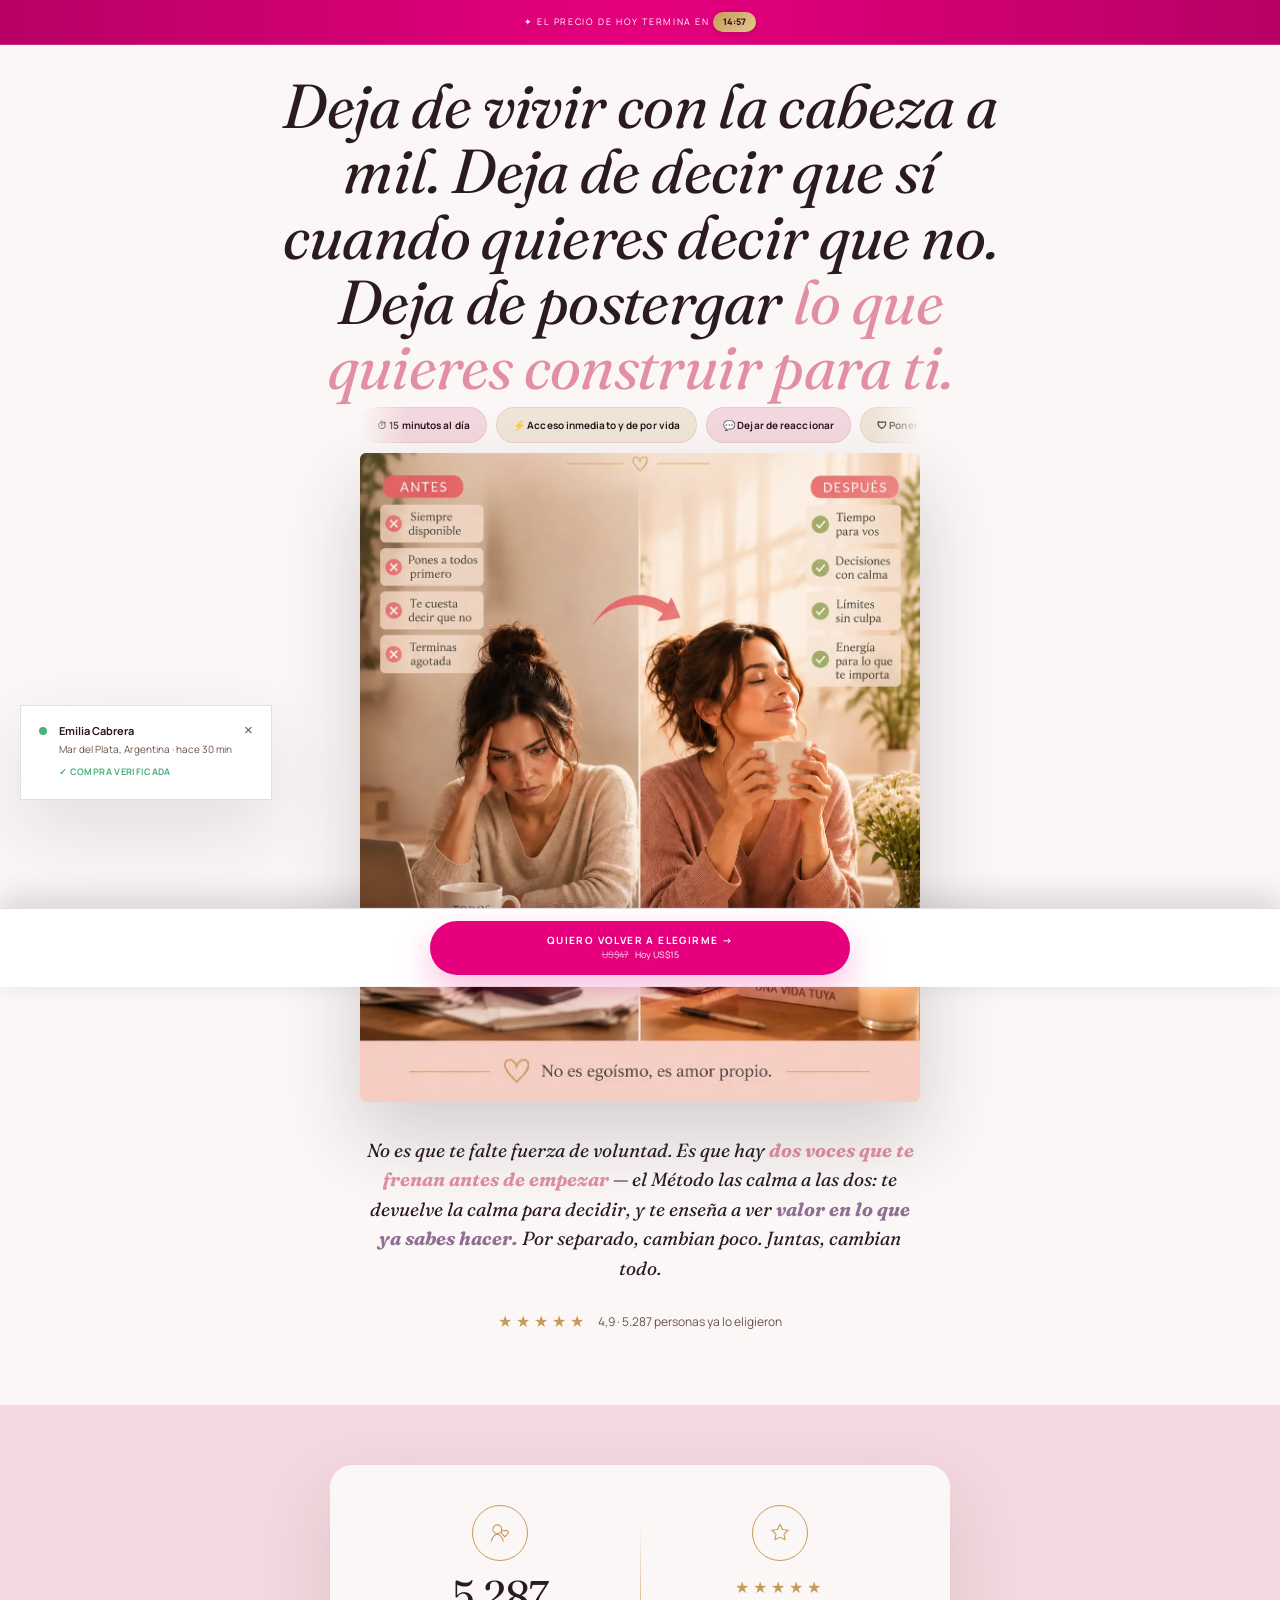
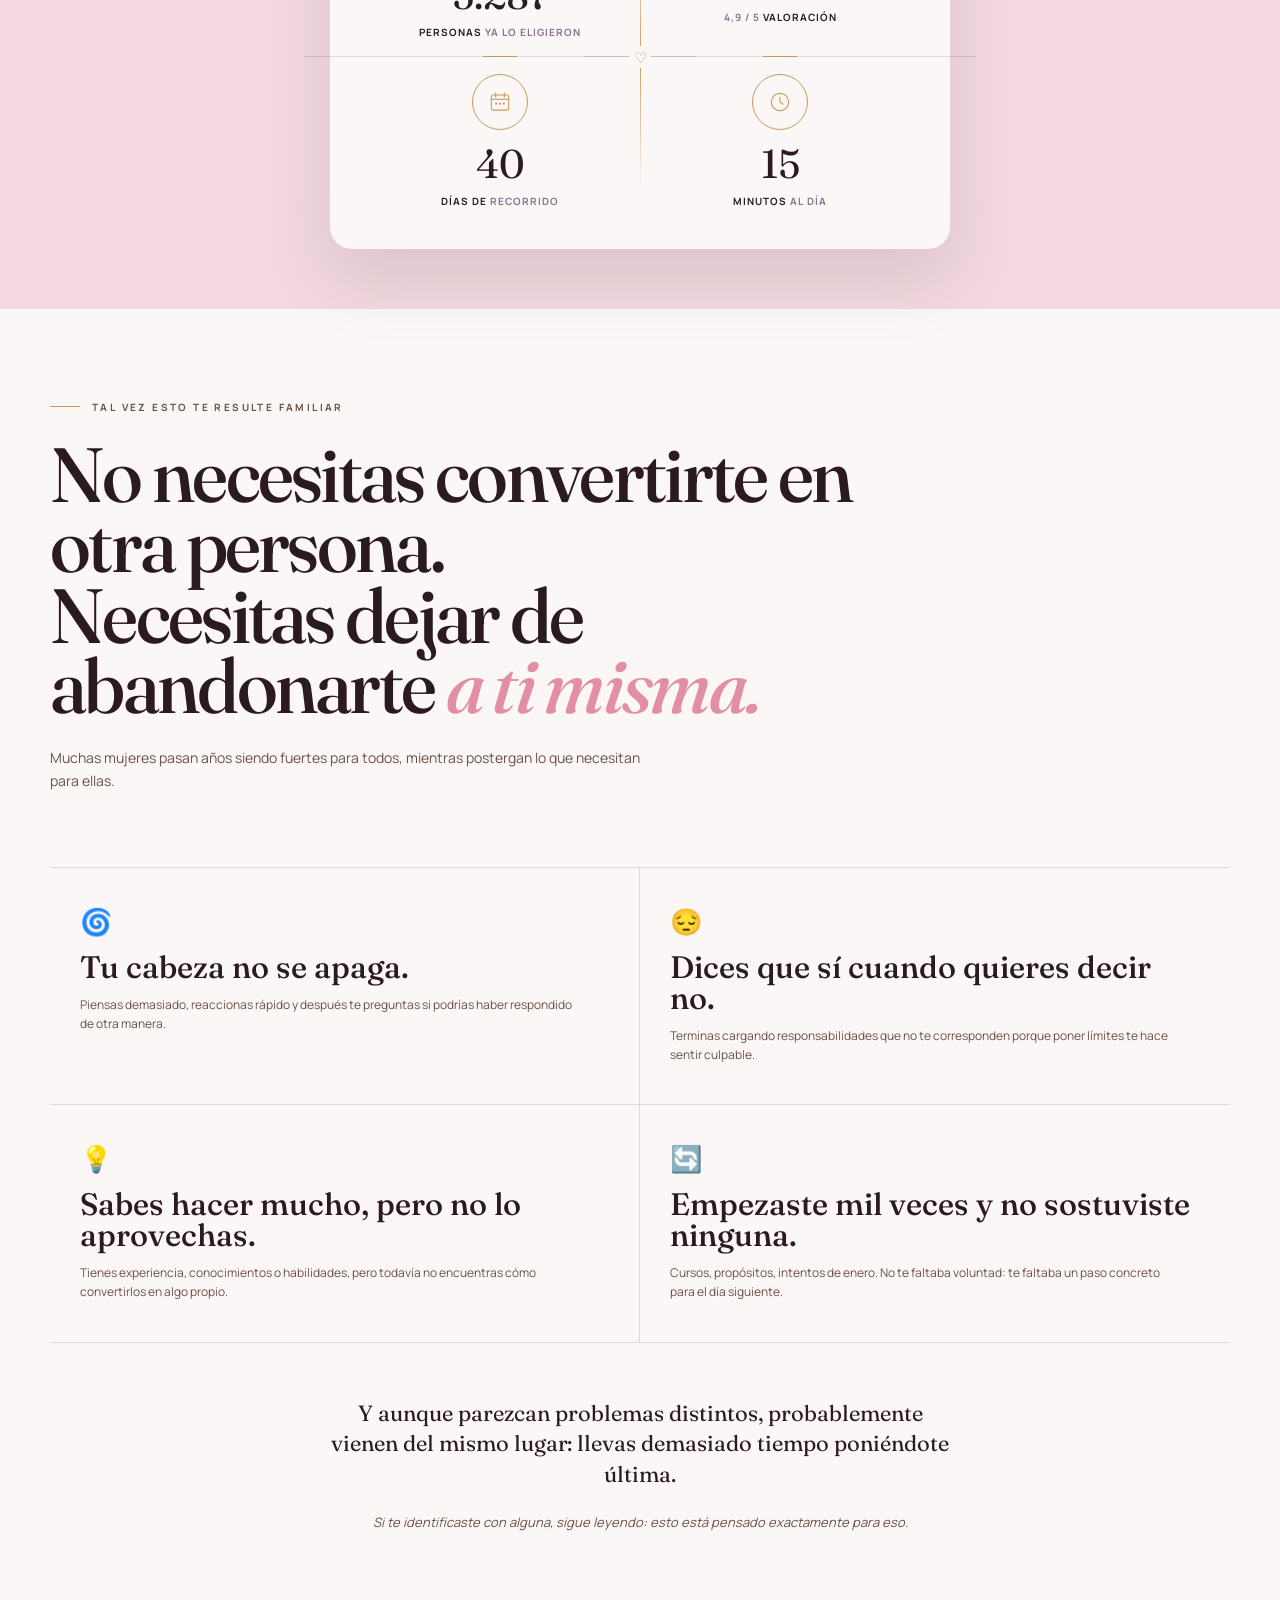
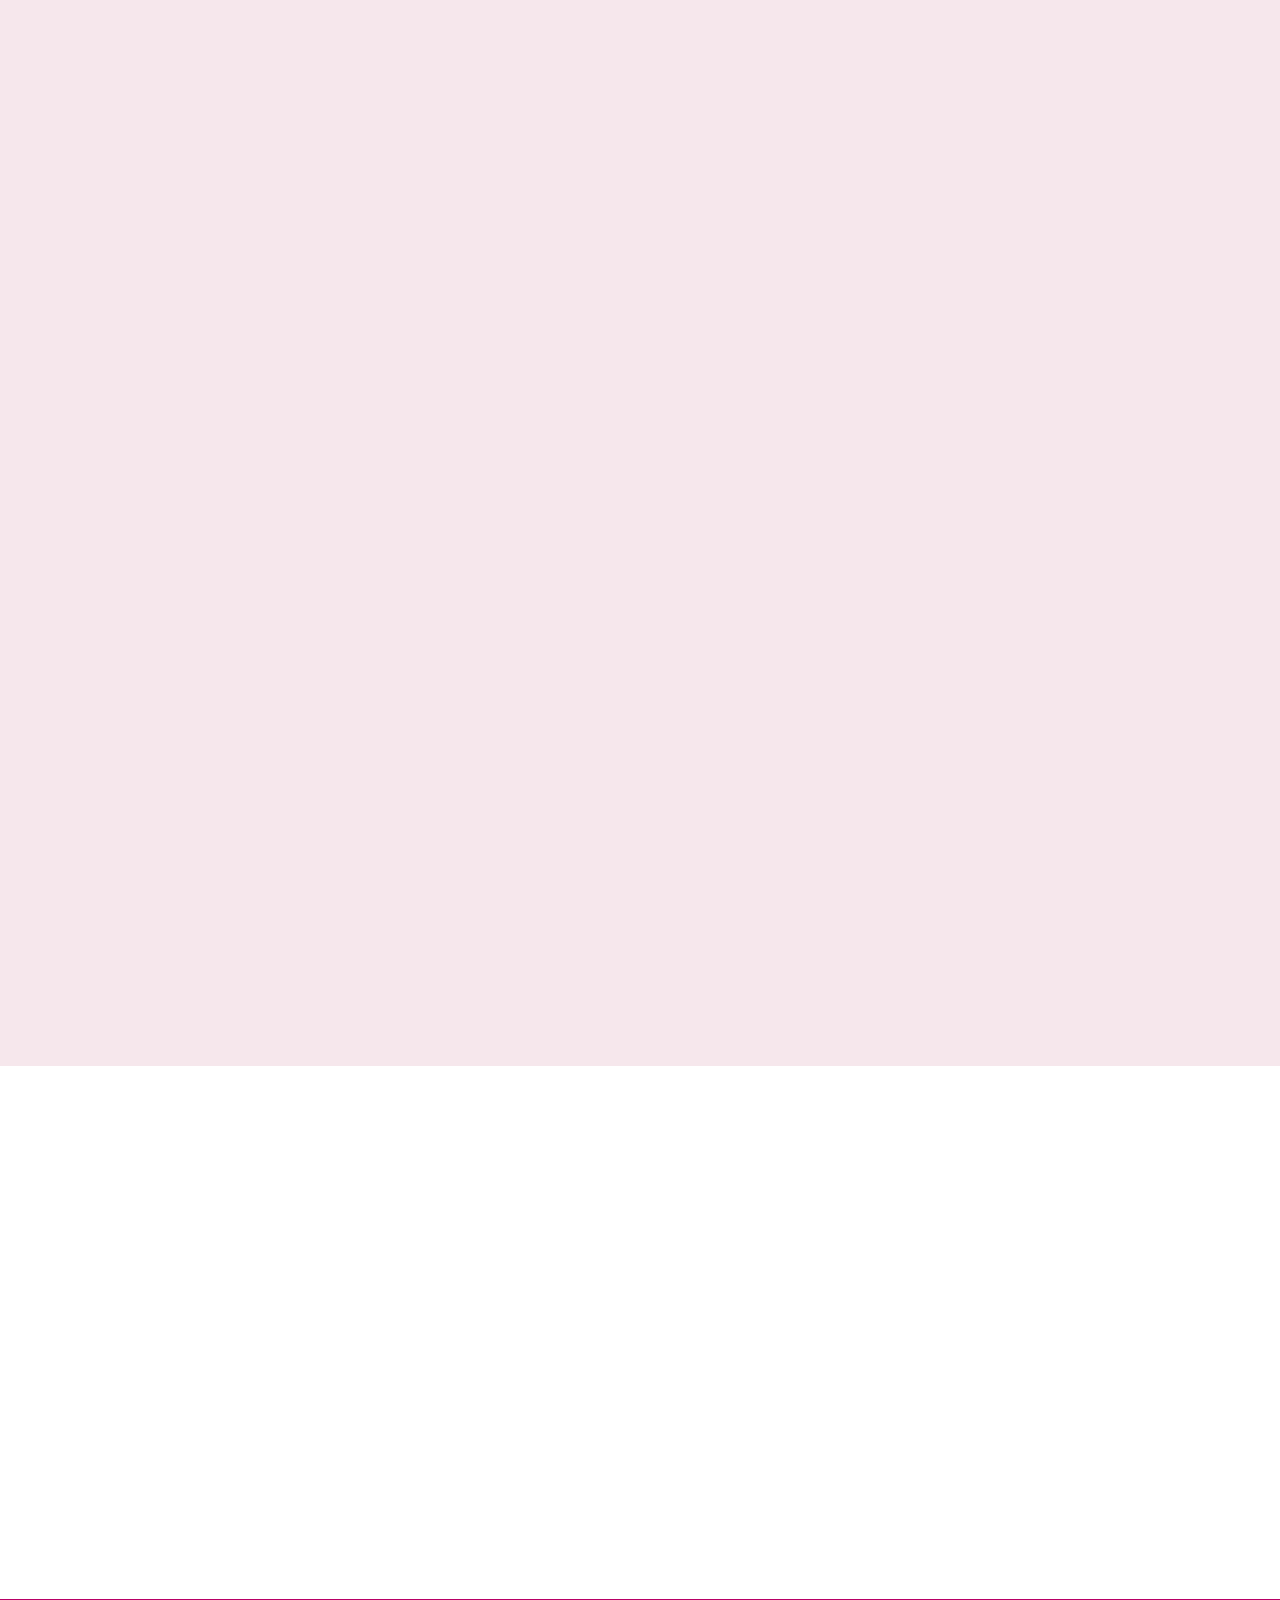
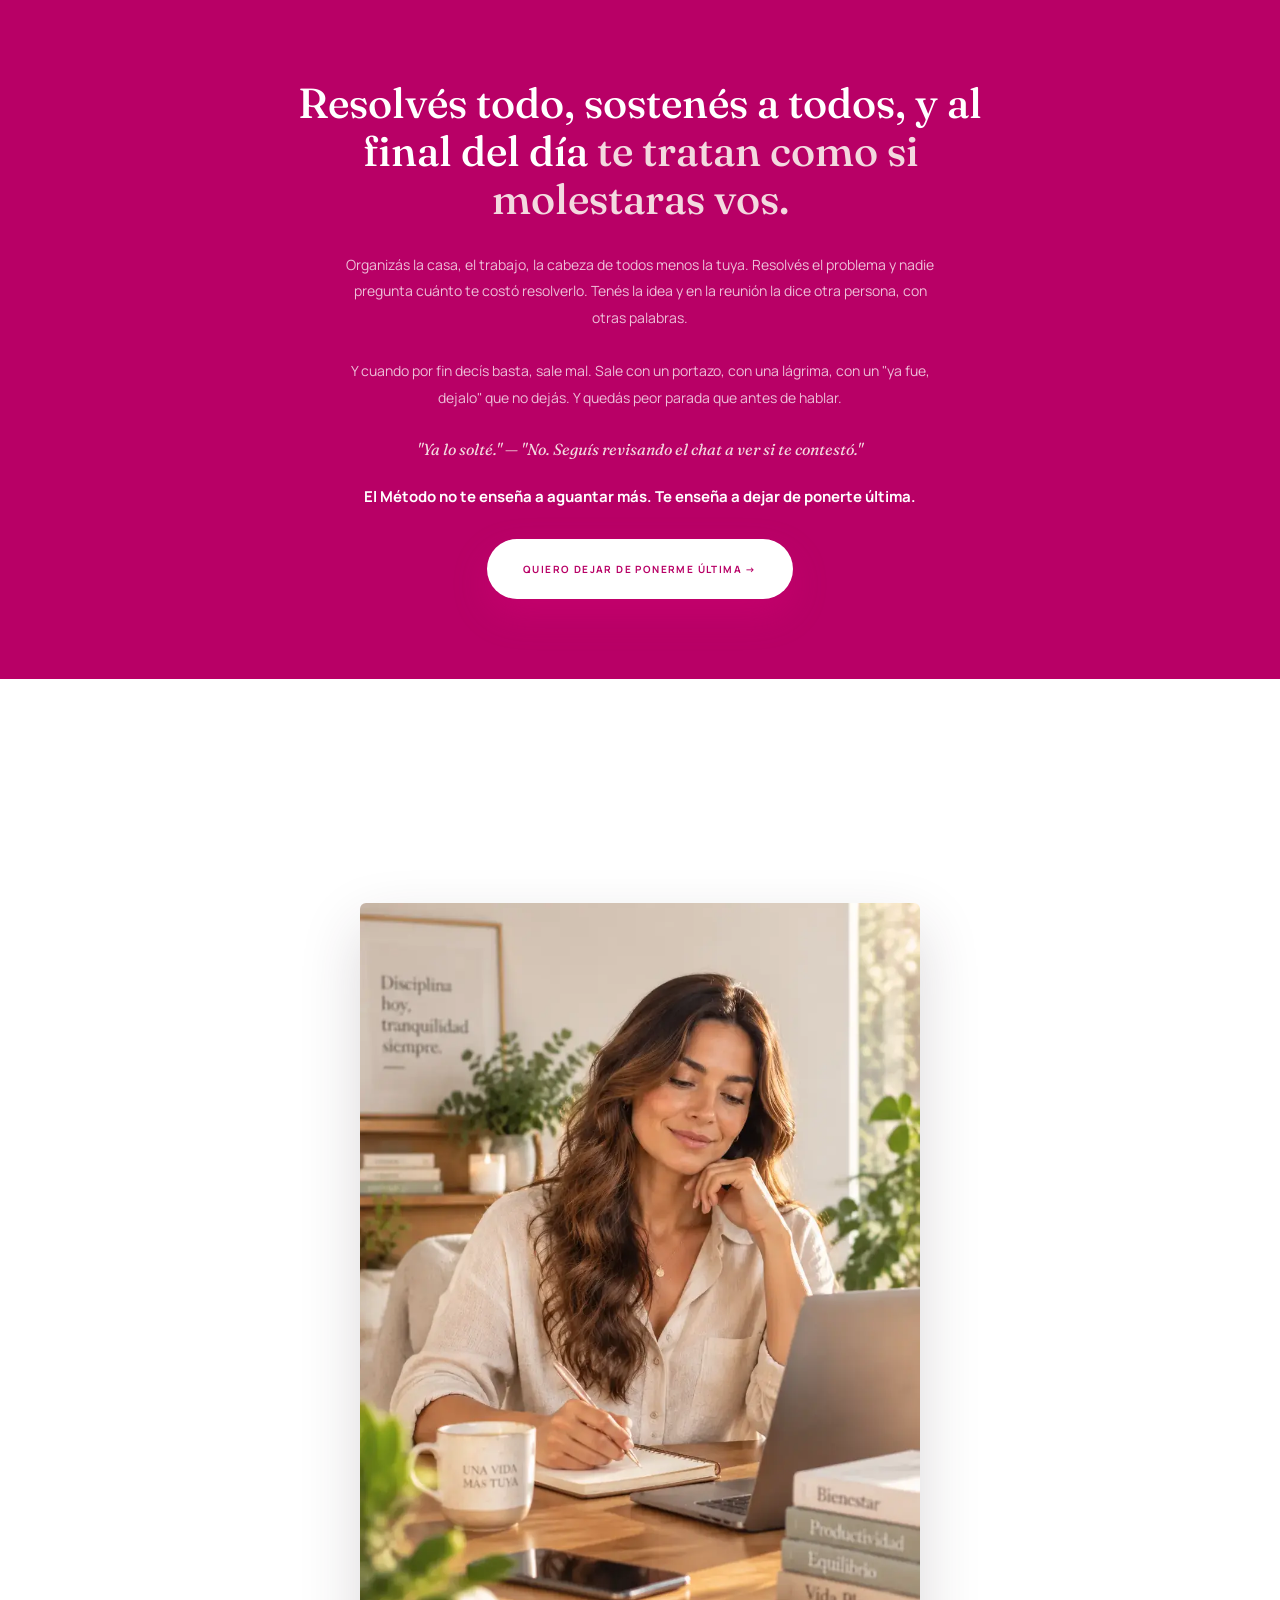
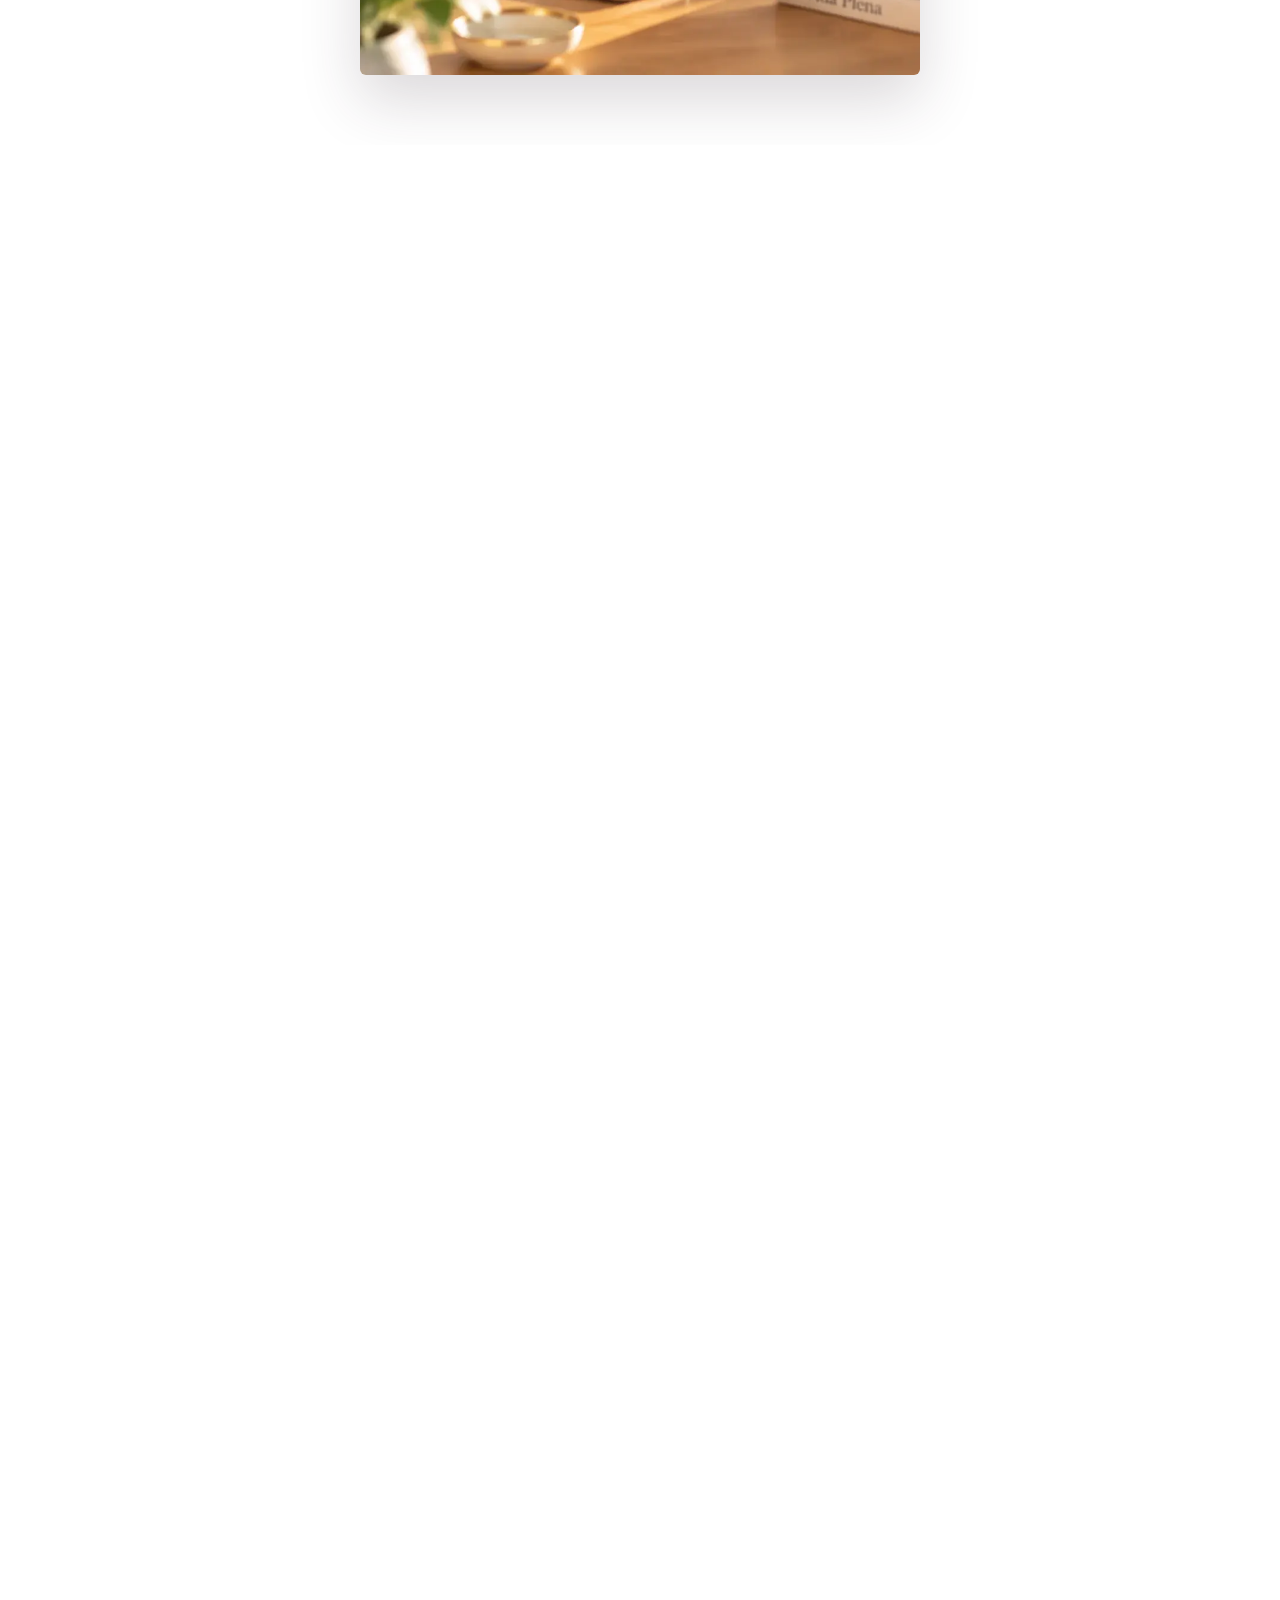
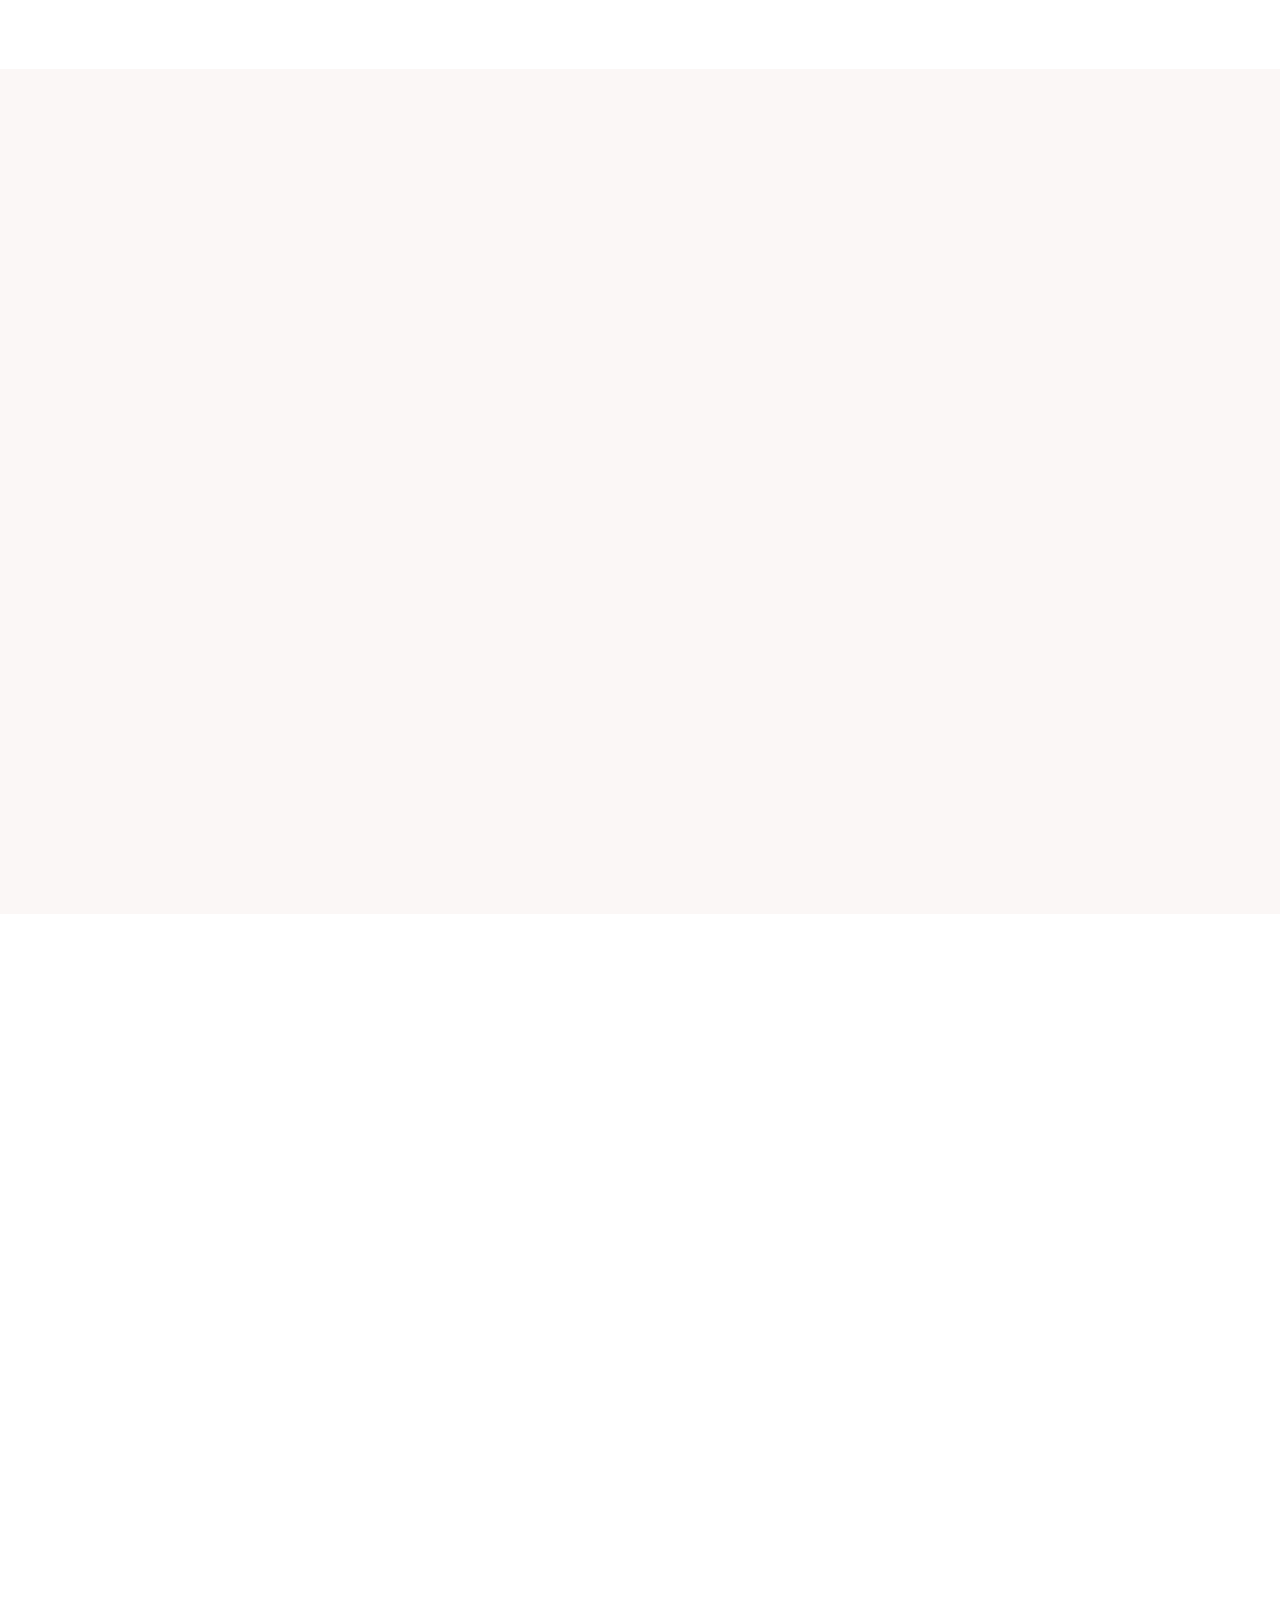
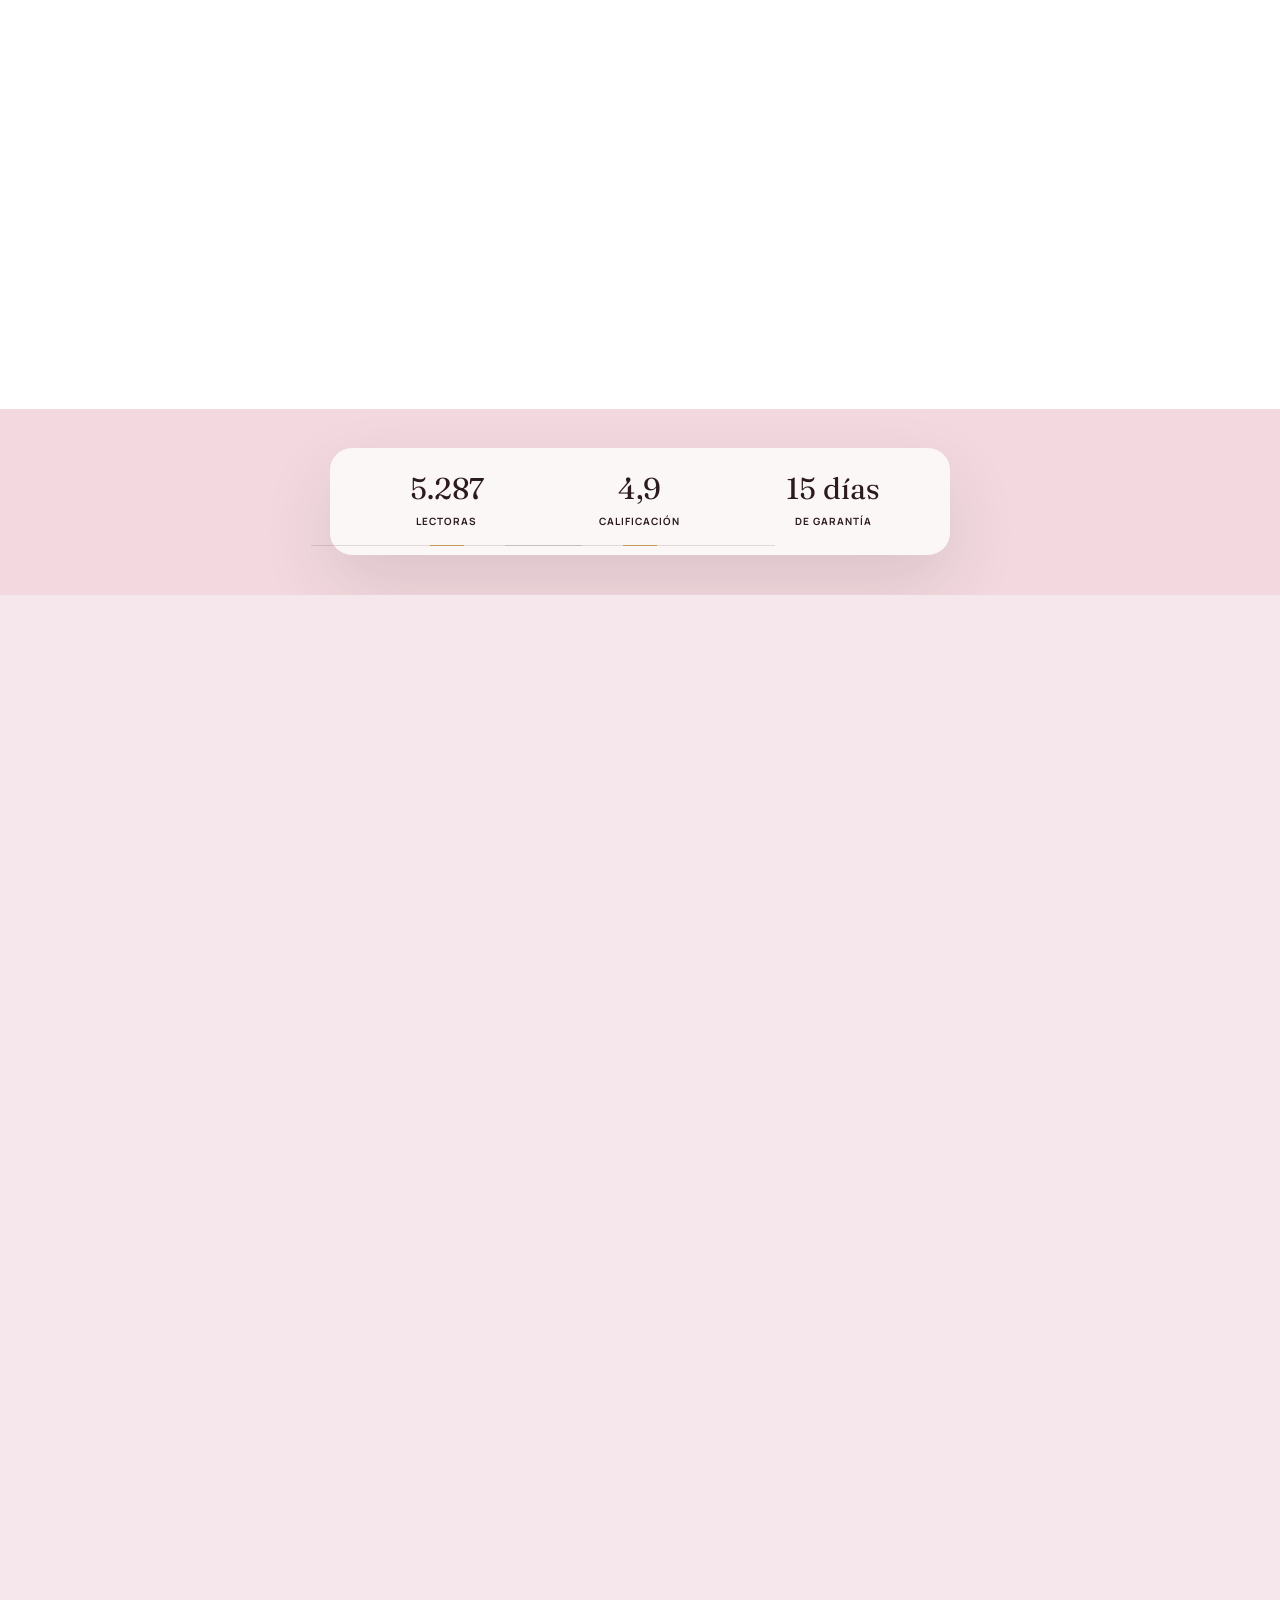
<file: index.html>
<!DOCTYPE html>

<html lang="es">
<head>
<meta charset="utf-8"/>
<meta content="width=device-width, initial-scale=1.0" name="viewport"/>
<title>Método de Volver a Elegirte</title>
<link href="https://fonts.googleapis.com" rel="preconnect"/>
<link crossorigin="" href="https://fonts.gstatic.com" rel="preconnect"/>
<link as="style" href="https://fonts.googleapis.com/css2?family=Fraunces:ital,opsz,wght@0,9..144,300;0,9..144,400;0,9..144,500;0,9..144,600;0,9..144,700;1,9..144,400;1,9..144,500&amp;family=Manrope:wght@400;500;600;700;800&amp;display=swap" rel="preload"/>
<link href="https://fonts.googleapis.com/css2?family=Fraunces:ital,opsz,wght@0,9..144,300;0,9..144,400;0,9..144,500;0,9..144,600;0,9..144,700;1,9..144,400;1,9..144,500&amp;family=Manrope:wght@400;500;600;700;800&amp;display=swap" media="print" onload="this.media='all'" rel="stylesheet"/>
<noscript>
<link href="https://fonts.googleapis.com/css2?family=Fraunces:ital,opsz,wght@0,9..144,300;0,9..144,400;0,9..144,500;0,9..144,600;0,9..144,700;1,9..144,400;1,9..144,500&amp;family=Manrope:wght@400;500;600;700;800&amp;display=swap" rel="stylesheet"/>
</noscript>
<style>
    :root {
      --cream: #FBF7F6;
      --cream-2: #F6E7EC;
      --white: #FFFFFF;
      --pink: #E28FA6;
      --pink-soft: #F3D9DF;
      --lavender: #C4A98F;
      --lavender-soft: #F0E6D8;
      --lila: #8F6F92;
      --lila-soft: #E6DCE8;
      --wine: #2B1A1E;
      --wine-2: #4A2A30;
      --brown: #6B5147;
      --gold: #C79A5B;
      --cta: #E6007E;
      --cta-dark: #B80066;
      --line: rgba(32,15,29,.13);
      --serif: "Fraunces", Georgia, serif;
      --sans: "Manrope", Arial, sans-serif;
      --shadow:
        0 30px 80px rgba(53,40,51,.12);
    }
    * {
      margin: 0;
      padding: 0;
      box-sizing: border-box;
    }
    html {
      scroll-behavior: smooth;
    }
    body {
      background: var(--cream);
      color: var(--wine);
      font-family: var(--sans);
      line-height: 1.6;
      overflow-x: hidden;
    }
    img {
      display: block;
      width: 100%;
    }
    a {
      color: inherit;
      text-decoration: none;
    }
    .container {
      width: min(1180px, calc(100% - 40px));
      margin: auto;
    }
    .eyebrow {
      display: flex;
      align-items: center;
      gap: 12px;
      margin-bottom: 25px;
      font-size: 10px;
      font-weight: 700;
      letter-spacing: .24em;
      text-transform: uppercase;
      color: var(--brown);
    }
    .eyebrow::before {
      content: "";
      width: 30px;
      height: 1px;
      background: var(--gold);
    }
    .serif {
      font-family: var(--serif);
    }
    /* CTA */
    .btn {
      position: relative;
      z-index: 0;
      display: inline-flex;
      align-items: center;
      justify-content: center;
      min-height: 60px;
      padding: 0 36px;
      border-radius: 100px;
      background: var(--cta);
      color: #fff;
      font-size: 10px;
      font-weight: 700;
      letter-spacing: .14em;
      text-transform: uppercase;
      box-shadow:
        0 15px 35px rgba(230,0,126,.25);
      transition: .3s ease;
      animation: ctaPulse 2.5s infinite;
    }
    .btn::after {
      content: "";
      position: absolute;
      inset: -6px;
      border-radius: inherit;
      box-shadow: 0 18px 48px rgba(230,0,126,.55);
      opacity: 0;
      z-index: -1;
      animation: ctaGlow 2.5s infinite;
      pointer-events: none;
    }
    .btn:hover {
      transform: translateY(-3px) scale(1.01);
      background: var(--cta-dark);
      box-shadow:
        0 20px 45px rgba(230,0,126,.35);
    }
    .btn-secondary {
      position: relative;
      z-index: 0;
      background: var(--cta);
      color: #fff;
      border: none;
      box-shadow: 0 15px 35px rgba(230,0,126,.25);
      animation: ctaPulse 2.5s infinite;
    }
    .btn-secondary::after {
      content: "";
      position: absolute;
      inset: -6px;
      border-radius: inherit;
      box-shadow: 0 18px 48px rgba(230,0,126,.55);
      opacity: 0;
      z-index: -1;
      animation: ctaGlow 2.5s infinite;
      pointer-events: none;
    }
    .btn-secondary:hover {
      background: var(--cta-dark);
      color: #fff;
      transform: translateY(-3px) scale(1.01);
      box-shadow: 0 20px 45px rgba(230,0,126,.35);
    }
    @keyframes ctaPulse {
      0%, 100% {
        transform: scale(1);
      }
      50% {
        transform: scale(1.045);
      }
    }
    @keyframes ctaGlow {
      0%, 100% {
        opacity: 0;
      }
      50% {
        opacity: 1;
      }
    }
    /* TOPBAR */
    .topbar {
      padding: 12px 15px;
      background: linear-gradient(90deg, var(--cta-dark), var(--cta) 50%, var(--cta-dark));
      color: white;
      text-align: center;
      font-size: 9px;
      letter-spacing: .18em;
      text-transform: uppercase;
      position: sticky;
      top: 0;
      z-index: 50;
      overflow: hidden;
      border-bottom: 1px solid rgba(255,255,255,.18);
    }
    .topbar::after {
      content: "";
      position: absolute;
      inset: 0;
      z-index: -1;
      box-shadow: inset 0 0 24px rgba(255,255,255,.5);
      opacity: 0;
      pointer-events: none;
      animation: topbarGlow 2s infinite;
    }
    .topbar span {
      display: inline-block;
      color: var(--wine);
      background: linear-gradient(135deg, var(--gold), #E3C88A);
      padding: 3px 10px;
      border-radius: 20px;
      font-weight: 800;
      animation: timerBlink 1s infinite;
      letter-spacing: normal;
      box-shadow: 0 2px 8px rgba(0,0,0,.15);
    }
    @keyframes timerBlink {
      0%, 100% {
        opacity: 1;
        transform: scale(1);
      }
      50% {
        opacity: .55;
        transform: scale(1.08);
      }
    }
    @keyframes topbarGlow {
      0%, 100% {
        opacity: 0;
      }
      50% {
        opacity: 1;
      }
    }
    /* HERO */
    .hero {
      padding: 28px 0 70px;
      text-align: center;
      background: var(--cream);
      color: var(--wine);
    }
    .hero-grid {
      display: flex;
      flex-direction: column;
      align-items: center;
    }
    .hero .eyebrow {
      justify-content: center;
      color: var(--lila);
    }
    .hero-copy {
      max-width: 780px;
    }
    .hero-title {
      font-family: var(--serif);
      font-style: italic;
      font-size: clamp(38px, 5.4vw, 62px);
      line-height: 1.05;
      letter-spacing: -.01em;
      font-weight: 400;
    }
    .hero-title .accent {
      color: var(--pink);
    }
    .hero-steps {
      margin-top: 26px;
      display: grid;
      gap: 6px;
      font-family: var(--serif);
      font-size: 21px;
      line-height: 1.15;
      color: var(--brown);
    }
    .hero-steps span {
      color: var(--gold);
    }
    /* HERO CHIPS — franja continua estilo "ticker", pegada arriba de la foto */
    .hero-chips-marquee {
      margin-bottom: 10px;
      width: 100%;
      max-width: 100%;
      overflow: hidden;
      -webkit-mask-image: linear-gradient(90deg, transparent, #000 8%, #000 92%, transparent);
      mask-image: linear-gradient(90deg, transparent, #000 8%, #000 92%, transparent);
    }
    .hero-chips {
      display: flex;
      flex-wrap: nowrap;
      justify-content: flex-start;
      align-items: center;
      gap: 9px;
      width: max-content;
      animation: chipsMarquee 24s linear infinite;
    }
    .hero-chips-marquee:hover .hero-chips {
      animation-play-state: paused;
    }
    @keyframes chipsMarquee {
      from { transform: translateX(0); }
      to { transform: translateX(-50%); }
    }
    .hero-chip {
      display: inline-flex;
      align-items: center;
      gap: 6px;
      padding: 9px 16px;
      border-radius: 100px;
      background: var(--pink-soft);
      border: 1px solid rgba(178,58,92,.12);
      color: var(--wine);
      font-size: 10px;
      font-weight: 700;
      letter-spacing: .01em;
      white-space: nowrap;
      opacity: 0;
      animation: chipIn .6s ease forwards, chipGlow 2.6s ease-in-out infinite;
    }
    .hero-chips .hero-chip:nth-child(2) {
      background: var(--lavender-soft);
    }
    .hero-chips .hero-chip:nth-child(4) {
      background: var(--lavender-soft);
    }
    .hero-chips .hero-chip:nth-child(1) { animation-delay: .05s, 1.2s; }
    .hero-chips .hero-chip:nth-child(2) { animation-delay: .15s, 1.4s; }
    .hero-chips .hero-chip:nth-child(3) { animation-delay: .25s, 1.6s; }
    .hero-chips .hero-chip:nth-child(4) { animation-delay: .35s, 1.8s; }
    .hero-chips .hero-chip:nth-child(5) { animation-delay: .45s, 2.0s; }
    @keyframes chipIn {
      from { opacity: 0; transform: translateY(10px) scale(.92); }
      to { opacity: 1; transform: translateY(0) scale(1); }
    }
    @keyframes chipGlow {
      0%, 100% { box-shadow: 0 0 0 rgba(178,58,92,0); }
      50% { box-shadow: 0 0 14px rgba(178,58,92,.28); }
    }
    @media (prefers-reduced-motion: reduce) {
      .hero-chip {
        opacity: 1;
        animation: none;
      }
      .hero-chips {
        animation: none;
        flex-wrap: wrap;
        justify-content: center;
        width: auto;
      }
      .hero-chips-marquee {
        overflow: visible;
        -webkit-mask-image: none;
        mask-image: none;
      }
      .press-track {
        animation: none;
        flex-wrap: wrap;
        justify-content: center;
        width: auto;
      }
      .press-marquee {
        overflow: visible;
        -webkit-mask-image: none;
        mask-image: none;
      }
    }
    /* HERO IMAGE */
    .hero-visual {
      position: relative;
      max-width: 560px;
      margin: 8px auto 0;
    }
    .hero-image {
      position: relative;
      overflow: hidden;
      border-radius: 6px;
      background: var(--cream-2);
      box-shadow: 0 35px 80px rgba(53,40,51,.2);
    }
    .hero-image img {
      display: block;
      width: 100%;
      height: auto;
    }
    .image-label {
      position: absolute;
      left: 25px;
      right: 25px;
      bottom: 22px;
      z-index: 2;
      display: flex;
      justify-content: space-between;
      color: white;
      font-size: 9px;
      letter-spacing: .2em;
      text-transform: uppercase;
    }
    .hero-badge {
      position: absolute;
      right: -18px;
      top: -18px;
      width: 108px;
      height: 108px;
      display: grid;
      place-items: center;
      padding: 16px;
      border-radius: 50%;
      background: var(--cta);
      color: white;
      text-align: center;
      font-family: var(--serif);
      font-size: 13px;
      line-height: 1.15;
      box-shadow: 0 15px 35px rgba(178,58,92,.4);
    }
    .hero-eyebrow-pill {
      display: inline-flex;
      align-items: center;
      gap: 8px;
      margin: 0 auto 20px;
      padding: 9px 20px;
      border-radius: 100px;
      background: var(--lila-soft);
      color: var(--lila);
      font-size: 10px;
      font-weight: 800;
      letter-spacing: .1em;
      text-transform: uppercase;
    }
    .hero-voice-badge {
      position: absolute;
      top: 22px;
      left: 50%;
      transform: translateX(-50%);
      z-index: 2;
      background: var(--pink);
      color: #fff;
      padding: 10px 18px;
      border-radius: 8px;
      font-size: 12px;
      font-weight: 800;
      letter-spacing: .02em;
      text-align: center;
      line-height: 1.3;
      box-shadow: 0 12px 30px rgba(53,40,51,.25);
      max-width: 220px;
    }
    .hero-subtitle {
      margin: 34px auto 0;
      max-width: 560px;
      color: var(--wine);
      font-family: var(--serif);
      font-style: italic;
      font-weight: 400;
      font-size: 19px;
      line-height: 1.55;
    }
    .hero-rating {
      margin-top: 26px;
      display: flex;
      align-items: center;
      justify-content: center;
      gap: 10px;
      color: var(--brown);
      font-size: 12px;
    }
    .hero-rating .stars {
      color: var(--gold);
    }
    .hero-actions {
      margin-top: 30px;
    }
    .hero-note {
      margin-top: 14px;
      color: var(--brown);
      font-size: 9px;
    }
    /* PROOF */
    .proof {
      padding: 60px 0;
      background: var(--pink-soft);
    }
    .proof-card {
      max-width: 620px;
      margin: 0 auto;
      background: var(--cream);
      border-radius: 22px;
      padding: 40px 30px;
      box-shadow: 0 30px 70px rgba(53,40,51,.12);
    }
    .proof-grid {
      position: relative;
      display: grid;
      grid-template-columns: 1fr 1fr;
      row-gap: 34px;
    }
    .proof-grid::before {
      content: "";
      position: absolute;
      left: 50%;
      top: 6%;
      bottom: 6%;
      width: 1px;
      background: linear-gradient(to bottom, transparent, var(--gold), transparent);
    }
    .proof-grid::after {
      content: "♡";
      position: absolute;
      left: 50%;
      top: 50%;
      transform: translate(-50%,-50%);
      color: var(--gold);
      font-size: 15px;
      background: var(--cream);
      width: 22px;
      height: 22px;
      display: grid;
      place-items: center;
    }
    .proof-item {
      text-align: center;
      position: relative;
    }
    .proof-item::after {
      content: "";
      position: absolute;
      left: 50%;
      bottom: -17px;
      transform: translateX(-50%);
      width: 34px;
      height: 1px;
      background: var(--gold);
    }
    .proof-item:nth-child(3)::after,
    .proof-item:nth-child(4)::after {
      display: none;
    }
    .proof-item:nth-child(1),
    .proof-item:nth-child(2) {
      position: relative;
    }
    .proof-item:nth-child(1)::before,
    .proof-item:nth-child(2)::before {
      content: "";
      position: absolute;
      left: -20%;
      right: -20%;
      bottom: -17px;
      height: 1px;
      background: var(--line);
    }
    .proof-icon {
      width: 56px;
      height: 56px;
      margin: 0 auto 14px;
      border-radius: 50%;
      border: 1.5px solid var(--gold);
      display: grid;
      place-items: center;
      color: var(--gold);
    }
    .proof-icon svg {
      width: 26px;
      height: 26px;
    }
    .proof-number {
      font-family: var(--serif);
      font-size: 40px;
      line-height: 1;
      color: var(--wine);
    }
    .proof-label {
      margin-top: 10px;
      color: var(--wine);
      font-size: 10px;
      font-weight: 700;
      letter-spacing: .1em;
      text-transform: uppercase;
      line-height: 1.5;
    }
    .proof-label .accent {
      color: var(--lila);
    }
    .stars {
      color: var(--gold);
      letter-spacing: 4px;
      font-size: 16px;
    }
    /* PRESS / CITAS REALES */
    .press {
      padding: 0 0 70px;
      background: var(--pink-soft);
    }
    .press .container {
      background: var(--lavender-soft);
      border-radius: 22px;
      padding: 44px 30px 36px;
      max-width: 620px;
    }
    .press-label {
      text-align: center;
      color: var(--wine);
      font-family: var(--serif);
      font-size: 19px;
      font-weight: 500;
      letter-spacing: .01em;
      text-transform: none;
      margin-bottom: 26px;
    }
    .press-label .accent {
      color: var(--pink);
      font-style: italic;
    }
    /* Franja móvil tipo "ticker" — ocupa una sola línea y se desplaza sola */
    .press-marquee {
      width: 100%;
      max-width: 100vw;
      overflow: hidden;
      -webkit-mask-image: linear-gradient(90deg, transparent, #000 8%, #000 92%, transparent);
      mask-image: linear-gradient(90deg, transparent, #000 8%, #000 92%, transparent);
    }
    .press-track {
      display: flex;
      flex-wrap: nowrap;
      align-items: center;
      gap: 56px;
      width: max-content;
      animation: pressMarquee 26s linear infinite;
    }
    .press-marquee:hover .press-track {
      animation-play-state: paused;
    }
    @keyframes pressMarquee {
      from { transform: translateX(0); }
      to { transform: translateX(-50%); }
    }
    .press-item {
      display: inline-flex;
      align-items: center;
      padding: 4px 0;
      background: none;
      opacity: .8;
      transition: opacity .3s ease;
      flex-shrink: 0;
      white-space: nowrap;
    }
    .press-item:hover {
      opacity: 1;
      background: none;
    }
    /* Solo se ve el nombre — el rubro y la cita quedan para lectores de pantalla (sr-only) */
    .press-topic,
    .press-headline {
      position: absolute;
      width: 1px;
      height: 1px;
      padding: 0;
      margin: -1px;
      overflow: hidden;
      clip: rect(0, 0, 0, 0);
      white-space: nowrap;
      border: 0;
    }
    .press-outlet {
      display: block;
      font-family: var(--serif);
      font-size: 19px;
      font-weight: 600;
      color: var(--wine);
    }
    /* Tratamiento tipográfico por medio — la letra más parecida posible al isotipo real de cada marca, sin reproducir el logo en sí */
    .press-outlet.outlet-infobae {
      font-family: Arial, 'Helvetica Neue', sans-serif;
      font-weight: 800;
      text-transform: lowercase;
      letter-spacing: -.015em;
      font-size: 24px;
      color: var(--wine);
    }
    .press-outlet.outlet-lanacion {
      font-family: Georgia, 'Times New Roman', var(--serif), serif;
      font-weight: 700;
      text-transform: uppercase;
      letter-spacing: .01em;
      font-size: 21px;
      color: var(--wine);
    }
    .press-outlet.outlet-psychtoday {
      font-family: Arial, 'Helvetica Neue', sans-serif;
      font-weight: 800;
      letter-spacing: -.01em;
      font-size: 20px;
      color: var(--wine);
    }
    .press-outlet.outlet-psychtoday em {
      font-family: Georgia, 'Times New Roman', serif;
      font-style: italic;
      font-weight: 400;
      color: var(--wine);
      margin-left: 4px;
    }
    .press-outlet.outlet-forbes {
      font-family: Georgia, 'Times New Roman', var(--serif), serif;
      font-weight: 800;
      letter-spacing: -.02em;
      font-size: 25px;
      color: var(--wine);
    }
    @media(max-width: 650px) {
      .press-label {
        padding: 0 10px;
      }
      .press-track {
        gap: 34px;
        animation-duration: 20s;
      }
      .press-outlet.outlet-infobae { font-size: 19px; }
      .press-outlet.outlet-lanacion { font-size: 15px; letter-spacing: .005em; }
      .press-outlet.outlet-psychtoday { font-size: 16px; }
      .press-outlet.outlet-forbes { font-size: 20px; }
    }
    @media(max-width: 380px) {
      .press-track {
        gap: 26px;
      }
      .press-outlet.outlet-infobae { font-size: 17px; }
      .press-outlet.outlet-lanacion { font-size: 13px; }
      .press-outlet.outlet-psychtoday { font-size: 14px; }
      .press-outlet.outlet-forbes { font-size: 18px; }
    }
    /* MANIFESTO */
    .manifesto {
      padding: 100px 0;
      text-align: center;
      background: white;
    }
    .manifesto h2 {
      max-width: 1000px;
      margin: auto;
      font-family: var(--serif);
      font-size: clamp(48px, 6vw, 78px);
      line-height: .95;
      font-weight: 500;
      letter-spacing: -.035em;
    }
    .manifesto h2 em {
      color: var(--pink);
    }
    .manifesto p {
      max-width: 540px;
      margin: 30px auto 0;
      color: var(--brown);
      font-size: 14px;
    }
    /* IDENTIFICATION */
    .identification {
      padding: 90px 0;
    }
    .heading {
      max-width: 820px;
    }
    .heading h2 {
      font-family: var(--serif);
      font-size: clamp(52px, 6vw, 80px);
      line-height: .92;
      font-weight: 500;
      letter-spacing: -.035em;
    }
    .heading h2 em {
      color: var(--pink);
    }
    .heading p {
      max-width: 600px;
      margin-top: 25px;
      color: var(--brown);
      font-size: 14px;
    }
    .bonus-value-callout {
      display: inline-block;
      margin-top: 18px;
      padding: 8px 18px;
      background: var(--cream-2);
      border-radius: 30px;
      font-weight: 700;
      font-size: 13px;
      color: var(--wine);
    }
    .bonus-value-callout del {
      opacity: .6;
      margin: 0 3px;
    }
    .pain-grid {
      margin-top: 75px;
      display: grid;
      grid-template-columns: repeat(2,1fr);
      border-top: 1px solid var(--line);
    }
    .pain-card {
      padding: 40px 30px;
      min-height: 190px;
      border-bottom: 1px solid var(--line);
    }
    .pain-card:nth-child(odd) {
      border-right: 1px solid var(--line);
    }
    .pain-number {
      font-size: 26px;
      line-height: 1;
    }
    .pain-card h3 {
      margin-top: 18px;
      font-family: var(--serif);
      font-size: 31px;
      font-weight: 500;
      line-height: 1;
    }
    .pain-card p {
      max-width: 500px;
      margin-top: 12px;
      color: var(--brown);
      font-size: 12px;
    }
    .identification-cta {
      margin-top: 55px;
      text-align: center;
    }
    .identification-cta p {
      margin-bottom: 22px;
      color: var(--brown);
      font-size: 13px;
      font-style: italic;
    }
    .identification-unify {
      max-width: 620px;
      margin-left: auto;
      margin-right: auto;
      font-family: var(--serif);
      font-size: 22px !important;
      line-height: 1.4;
      color: var(--wine) !important;
      font-style: normal !important;
    }
    /* INLINE PROOF — testimonio corto distribuido entre secciones */
    .inline-proof {
      max-width: 560px;
      margin: 55px auto 0;
      padding: 32px 36px;
      background: #fff;
      border: 1px solid var(--line);
      border-radius: 10px;
      box-shadow: 0 20px 50px rgba(53,40,51,.08);
      text-align: center;
    }
    .inline-proof .stars {
      color: var(--gold);
      font-size: 14px;
      margin-bottom: 14px;
    }
    .inline-proof blockquote {
      font-family: var(--serif);
      font-size: 18px;
      line-height: 1.5;
      color: var(--wine);
    }
    .inline-proof-author {
      margin-top: 16px;
      color: var(--cta);
      font-size: 10px;
      font-weight: 700;
      letter-spacing: .12em;
      text-transform: uppercase;
    }
    /* MECHANISM */
    .mechanism {
      padding: 90px 0;
      background: var(--cream-2);
      color: var(--wine);
    }
    .mechanism .eyebrow {
      color: var(--lila);
    }
    .mechanism-title {
      max-width: 900px;
      font-family: var(--serif);
      font-size: clamp(42px, 6vw, 72px);
      line-height: .96;
      font-weight: 500;
      letter-spacing: -.03em;
    }
    .mechanism-title em {
      color: var(--pink);
    }
    .mechanism-visual {
      margin-top: 70px;
      overflow: hidden;
      border-radius: 4px;
      min-height: 120px;
      background: #fff;
      color: var(--wine);
      box-shadow: 0 40px 90px rgba(53,40,51,.18);
    }
    .mechanism-visual img {
      width: 100%;
      height: auto;
      display: block;
    }
    .mechanism-how {
      max-width: 640px;
      margin: 55px auto 0;
      padding: 35px 40px;
      background: #fff;
      border-radius: 10px;
      box-shadow: 0 20px 50px rgba(53,40,51,.12);
    }
    .mechanism-how-label {
      font-family: var(--serif);
      font-style: italic;
      font-size: 24px;
      color: var(--lila);
      text-align: center;
      margin-bottom: 22px;
    }
    .mechanism-how-steps {
      display: grid;
      gap: 16px;
    }
    .mechanism-how-step {
      display: flex;
      align-items: baseline;
      gap: 10px;
      font-family: var(--sans);
      font-size: 15px;
      font-weight: 500;
      line-height: 1.5;
      color: var(--wine);
    }
    .mechanism-how-num {
      flex-shrink: 0;
      display: inline-flex;
      align-items: center;
      justify-content: center;
      min-width: 30px;
      height: 30px;
      padding: 0 6px;
      border-radius: 50%;
      background: var(--cream-2);
      font-family: var(--serif);
      font-size: 13px;
      font-weight: 700;
      color: var(--gold);
      margin-right: 0;
    }
    .mechanism-pacing {
      margin-top: 26px;
      padding: 26px 24px;
      background: var(--cream-2);
      border-radius: 10px;
      border-top: none;
    }
    .mechanism-pacing-label {
      font-family: var(--serif);
      font-style: italic;
      font-size: 18px;
      font-weight: 500;
      letter-spacing: normal;
      text-transform: none;
      color: var(--wine);
      margin-bottom: 16px;
    }
    .mechanism-pacing-list {
      display: grid;
      gap: 12px;
      list-style: none;
    }
    .mechanism-pacing-list li {
      font-family: var(--serif);
      font-size: 15px;
      font-weight: 500;
      font-style: italic;
      line-height: 1.5;
      color: var(--wine);
      padding-left: 24px;
      position: relative;
    }
    .mechanism-pacing-list li::before {
      content: "→";
      position: absolute;
      left: 0;
      color: var(--gold);
      font-weight: 700;
      font-style: normal;
    }
    .mechanism-result {
      margin-top: 22px;
      padding: 18px 20px;
      background: var(--lila);
      color: #fff;
      border-radius: 8px;
      font-family: var(--sans);
      font-size: 14px;
      font-weight: 500;
      line-height: 1.6;
    }
    .mechanism-result span {
      color: var(--gold);
      font-weight: 800;
      text-transform: uppercase;
      font-size: 11px;
      letter-spacing: .08em;
      margin-right: 4px;
    }
    .mechanism-split {
      display: grid;
      grid-template-columns: 1fr 1fr;
      gap: 18px;
    }
    .mechanism-split .mechanism-pacing {
      margin-top: 0;
    }
    .mechanism-grid {
      margin-top: 0;
      display: grid;
      grid-template-columns: repeat(3,1fr);
    }
    .mechanism-card {
      padding: 30px 35px 0;
      border-right: 1px solid rgba(255,255,255,.15);
    }
    .mechanism-card:last-child {
      border-right: none;
    }
    .mechanism-card p {
      max-width: 290px;
      color: rgba(255,255,255,.58);
      font-size: 12px;
      line-height: 1.8;
    }
    /* TRANSFORMATION */
    .transformation {
      background: var(--cream-2);
    }
    .transformation-grid {
      display: grid;
      grid-template-columns: 1fr 1fr;
    }
    .transformation-grid-solo {
      grid-template-columns: 1fr;
      justify-items: center;
      text-align: center;
    }
    .transformation-copy {
      display: flex;
      align-items: center;
      padding: 80px;
    }
    .transformation-grid-solo .transformation-copy {
      max-width: 640px;
      padding: 100px 20px;
    }
    .transformation-grid-solo .check-list {
      justify-items: center;
    }
    .transformation-grid-solo .check-list div {
      text-align: left;
    }
    .transformation-copy h2 {
      font-family: var(--serif);
      font-size: clamp(48px, 5vw, 70px);
      line-height: .92;
      font-weight: 500;
    }
    .transformation-copy h2 em {
      color: var(--cta);
    }
    .check-list {
      margin-top: 35px;
      display: grid;
      gap: 13px;
    }
    .check-list div {
      display: grid;
      grid-template-columns: 20px 1fr;
      gap: 10px;
      color: var(--brown);
      font-size: 12px;
    }
    .check-list span {
      color: var(--gold);
    }
    /* METHOD */
    .method {
      padding: 90px 0;
      background: white;
    }
    .method-intro {
      display: grid;
      grid-template-columns: .8fr 1.2fr;
      gap: 100px;
      align-items: end;
    }
    .method-title {
      font-family: var(--serif);
      font-size: clamp(55px, 7vw, 95px);
      line-height: .84;
      font-weight: 500;
      letter-spacing: -.045em;
    }
    .method-title em {
      color: var(--pink);
    }
    .method-intro p {
      max-width: 530px;
      color: var(--brown);
      font-size: 13px;
      line-height: 1.9;
    }
    .method-grid {
      margin-top: 90px;
      display: grid;
      grid-template-columns: repeat(2,1fr);
      gap: 20px;
    }
    .method-card {
      min-height: 470px;
      padding: 50px;
    }
    .method-card:first-child {
      background: var(--lavender-soft);
    }
    .method-card:last-child {
      background: var(--pink-soft);
    }
    .method-card-image {
      float: right;
      width: 170px;
      margin: -14px -14px 14px 22px;
      overflow: hidden;
      border-radius: 8px;
      box-shadow: 0 18px 34px rgba(53,40,51,.22);
    }
    .method-card-image img {
      display: block;
      width: 100%;
      height: auto;
    }
    .method-card-label {
      clear: both;
      display: block;
      margin-top: 50px;
      font-size: 11px;
      font-weight: 600;
      letter-spacing: .2em;
      text-transform: uppercase;
      color: var(--wine);
    }
    .method-card p {
      max-width: 460px;
      margin-top: 22px;
      color: var(--wine);
      font-size: 16px;
      font-weight: 500;
      line-height: 1.65;
    }
    .method-card ul {
      margin-top: 28px;
      display: grid;
      gap: 15px;
    }
    .method-card li {
      list-style: none;
      color: var(--wine);
      font-size: 14px;
      font-weight: 500;
      line-height: 1.55;
    }
    .method-card li::before {
      content: "✦";
      margin-right: 8px;
      color: var(--gold);
    }
    /* PRODUCT */
    .product {
      padding: 90px 0;
      text-align: center;
      background: var(--cream);
    }
    .product h2 {
      font-family: var(--serif);
      font-size: clamp(52px, 7vw, 88px);
      line-height: .88;
      font-weight: 500;
    }
    .product h2 em {
      color: var(--pink);
    }
    .product-intro {
      max-width: 580px;
      margin: 25px auto 0;
      color: var(--brown);
      font-size: 13px;
    }
    .product-image {
      max-width: 560px;
      margin: 70px auto 0;
      overflow: hidden;
      border-radius: 10px;
      box-shadow: var(--shadow);
      background: var(--cream-2);
    }
    .product-image img {
      display: block;
      width: 100%;
      height: auto;
    }
    /* BONUSES */
    .bonuses {
      padding: 90px 0;
      background: white;
    }
    .bonus-grid {
      margin-top: 80px;
      display: grid;
      grid-template-columns: repeat(2,1fr);
      gap: 20px;
    }
    .bonus {
      min-height: 500px;
      padding: 45px;
      border: 1px solid var(--line);
      background: var(--cream);
    }
    .bonus:nth-child(2) {
      background: var(--lavender-soft);
    }
    .bonus:nth-child(3) {
      background: var(--pink-soft);
    }
    .bonus:nth-child(4) {
      background: var(--cream-2);
    }
    .bonus:nth-child(5) {
      background: #F4E9D8;
    }
    .bonus-image {
      margin-bottom: 30px;
      overflow: hidden;
      border-radius: 8px;
      background: rgba(255,255,255,.55);
    }
    .bonus-image img {
      display: block;
      width: 100%;
      height: auto;
    }
    .bonus-number {
      font-size: 9px;
      color: var(--gold);
      letter-spacing: .2em;
      text-transform: uppercase;
    }
    .bonus h3 {
      margin-top: 22px;
      font-family: var(--serif);
      font-size: 42px;
      line-height: .94;
      font-weight: 500;
    }
    .bonus-objection {
      display: inline-block;
      margin-top: 22px;
      padding: 7px 12px;
      border: 1px solid rgba(53,40,51,.15);
      border-radius: 100px;
      font-size: 8px;
      letter-spacing: .12em;
      text-transform: uppercase;
    }
    .bonus p {
      max-width: 450px;
      margin-top: 18px;
      color: var(--brown);
      font-size: 12px;
      line-height: 1.8;
    }
    .bonus-value {
      margin-top: 16px;
      color: var(--gold);
      font-size: 10px;
      font-weight: 700;
      letter-spacing: .08em;
      text-transform: uppercase;
    }
    .bonus-value del {
      text-decoration: line-through;
      opacity: .6;
      margin-right: 6px;
    }
    .bonus-value .free {
      color: var(--gold);
      font-weight: 800;
    }
    /* TESTIMONIALS */
    .testimonials {
      padding: 90px 0;
      background: var(--cream-2);
      color: var(--wine);
    }
    .testimonials .eyebrow {
      color: var(--lila);
    }
    .testimonials-title {
      max-width: 850px;
      font-family: var(--serif);
      font-size: clamp(42px, 6vw, 72px);
      line-height: .96;
      font-weight: 500;
    }
    .testimonials-title em {
      color: var(--pink);
    }
    .featured-testimonial {
      margin-top: 100px;
      display: grid;
      grid-template-columns: .8fr 1.2fr;
      min-height: 520px;
      background: #fff;
      border-radius: 8px;
      overflow: hidden;
      box-shadow: 0 30px 70px rgba(53,40,51,.14);
      border-top: none;
      border-bottom: none;
    }
    .testimonial-photo {
      overflow: hidden;
      background: var(--cream);
    }
    .testimonial-photo img {
      height: 100%;
      object-fit: cover;
    }
    .testimonial-content {
      padding: 70px;
      display: flex;
      flex-direction: column;
      justify-content: center;
    }
    .testimonial-content blockquote {
      margin-top: 20px;
      font-family: var(--serif);
      font-size: clamp(19px,3vw,53px);
      line-height: 1.03;
    }
    .testimonial-author {
      margin-top: 35px;
      color: var(--lila);
      font-size: 9px;
      letter-spacing: .15em;
      text-transform: uppercase;
    }
    .testimonial-objection {
      margin-top: 15px;
      color: var(--brown);
      font-size: 10px;
    }
    .testimonial-grid {
      display: grid;
      grid-template-columns: repeat(2,1fr);
      margin-top: 30px;
      gap: 20px;
    }
    .mini-testimonial {
      min-height: 330px;
      padding: 40px;
      background: #fff;
      border-radius: 8px;
      box-shadow: 0 15px 40px rgba(53,40,51,.1);
      border-right: none;
    }
    .mini-testimonial:last-child {
      border-right: none;
    }
    .testimonial-dots {
      display: none;
      justify-content: center;
      gap: 8px;
      margin-top: 16px;
    }
    .testimonial-dots span {
      width: 6px;
      height: 6px;
      border-radius: 50%;
      background: var(--pink-soft);
    }
    .testimonial-dots span.active {
      background: var(--pink);
    }
    .mini-testimonial blockquote {
      margin-top: 20px;
      font-family: var(--serif);
      font-size: 25px;
      line-height: 1.15;
    }
    .mini-testimonial .author {
      margin-top: 25px;
      display: flex;
      align-items: center;
      gap: 8px;
      color: var(--lila);
      font-size: 8px;
      letter-spacing: .15em;
      text-transform: uppercase;
    }
    .mini-testimonial-avatar {
      width: 28px;
      height: 28px;
      border-radius: 50%;
      object-fit: cover;
      flex-shrink: 0;
    }
    /* OFFER */
    .offer {
      padding: 90px 0;
      background: var(--cream);
    }
    .offer-grid {
      display: grid;
      grid-template-columns: .85fr 1.15fr;
      gap: 80px;
      align-items: center;
    }
    .offer-title {
      font-family: var(--serif);
      font-size: clamp(58px,7vw,92px);
      line-height: .86;
      font-weight: 500;
      letter-spacing: -.04em;
    }
    .offer-title em {
      color: var(--pink);
    }
    .offer-description {
      max-width: 450px;
      margin-top: 25px;
      color: var(--brown);
      font-size: 13px;
    }
    .offer-card {
      padding: 55px;
      background: white;
      border: 1px solid var(--line);
      box-shadow: var(--shadow);
    }
    .offer-label {
      color: var(--gold);
      font-size: 9px;
      letter-spacing: .2em;
      text-transform: uppercase;
    }
    .offer-name {
      margin-top: 18px;
      font-family: var(--serif);
      font-size: 43px;
      line-height: 1;
    }
    .offer-image {
      margin-top: 20px;
      overflow: hidden;
      border-radius: 8px;
      box-shadow: 0 18px 34px rgba(53,40,51,.18);
    }
    .offer-image img {
      display: block;
      width: 100%;
      height: auto;
    }
    .offer-list {
      margin-top: 30px;
      padding-top: 25px;
      border-top: 1px solid var(--line);
      display: grid;
      grid-template-columns: repeat(2,1fr);
      gap: 11px;
    }
    .offer-list div {
      font-size: 14px;
      font-weight: 600;
      color: var(--wine);
    }
    .offer-list div::before {
      content: "✦";
      margin-right: 7px;
      color: var(--gold);
    }
    .value-stack {
      margin-top: 30px;
      padding-top: 25px;
      border-top: 1px solid var(--line);
      display: grid;
      gap: 14px;
    }
    .value-stack-label {
      font-weight: 800;
      text-transform: uppercase;
      letter-spacing: .06em;
      font-size: 13px;
      color: var(--lila);
      margin-bottom: 4px;
    }
    .value-stack-row {
      display: flex;
      justify-content: space-between;
      gap: 12px;
      font-size: 15px;
      font-weight: 600;
      color: var(--wine);
    }
    .value-stack-row:not(.value-stack-total) span:first-child::before {
      content: "✓ ";
      color: var(--gold);
      font-weight: 800;
    }
    .value-stack-row span:first-child {
      max-width: 78%;
    }
    .value-stack-row del {
      color: var(--brown);
      opacity: .7;
      text-decoration: line-through;
    }
    .value-stack-total del {
      color: inherit;
    }
    .value-stack-total {
      margin-top: 6px;
      padding-top: 14px;
      border-top: 1px solid var(--line);
      color: var(--wine);
      font-size: 16px;
      font-weight: 800;
      letter-spacing: .06em;
      text-transform: uppercase;
    }
    .price-wrapper {
      margin-top: 40px;
      text-align: center;
    }
    .old-price {
      color: var(--brown);
      font-size: 13px;
      text-decoration: line-through;
    }
    .discount {
      display: inline-block;
      margin-top: 8px;
      padding: 6px 12px;
      border-radius: 50px;
      background: var(--pink-soft);
      color: var(--wine);
      font-size: 9px;
      font-weight: 700;
      letter-spacing: .12em;
    }
    .price {
      margin-top: 8px;
      font-family: var(--serif);
      font-size: 78px;
      line-height: .9;
    }
    .payment {
      margin-top: 8px;
      color: var(--brown);
      font-size: 8px;
      letter-spacing: .16em;
      text-transform: uppercase;
    }
    .offer-btn {
      width: 100%;
      margin-top: 25px;
    }
    /* TIMER */
    .timer-box {
      margin-top: 22px;
      padding: 14px;
      border: 1px solid rgba(230,0,126,.18);
      background: #FCF4F7;
      text-align: center;
    }
    .timer-label {
      color: var(--brown);
      font-size: 8px;
      letter-spacing: .13em;
      text-transform: uppercase;
    }
    .timer {
      margin-top: 4px;
      color: var(--cta);
      font-family: var(--serif);
      font-size: 42px;
      line-height: 1;
      font-weight: 600;
    }
    /* HOW IT WORKS */
    .how-it-works {
      padding: 90px 0;
      background: #fff;
      text-align: center;
    }
    .how-it-works-grid {
      margin-top: 55px;
      display: grid;
      grid-template-columns: repeat(5,1fr);
      gap: 20px;
    }
    .how-it-works-step {
      display: flex;
      flex-direction: column;
      align-items: center;
      gap: 10px;
    }
    .how-it-works-num {
      font-family: var(--serif);
      font-size: 34px;
      color: var(--gold);
    }
    .how-it-works-step p {
      font-size: 13px;
      font-weight: 600;
      color: var(--wine);
    }
    /* GUARANTEE */
    .guarantee {
      padding: 90px 0;
      background: var(--cream-2);
      text-align: center;
    }
    .guarantee-icon {
      width: 75px;
      height: 75px;
      display: grid;
      place-items: center;
      margin: auto;
      border-radius: 50%;
      background: var(--pink-soft);
      font-family: var(--serif);
      font-size: 30px;
      color: var(--wine);
    }
    .guarantee h2 {
      margin-top: 30px;
      font-family: var(--serif);
      font-size: clamp(45px,6vw,70px);
      font-weight: 500;
      line-height: .95;
    }
    .guarantee p {
      max-width: 600px;
      margin: 20px auto 0;
      color: var(--brown);
      font-size: 12px;
    }
    /* FAQ */
    .faq {
      padding: 90px 0;
      background: white;
    }
    .faq-list {
      max-width: 900px;
      margin-top: 75px;
    }
    details {
      border-top: 1px solid var(--line);
      padding: 25px 0;
    }
    details:last-child {
      border-bottom: 1px solid var(--line);
    }
    summary {
      cursor: pointer;
      display: flex;
      justify-content: space-between;
      gap: 20px;
      list-style: none;
      font-family: var(--serif);
      font-size: 18px;
    }
    summary::-webkit-details-marker {
      display: none;
    }
    summary::after {
      content: "+";
      color: var(--gold);
      font-family: var(--sans);
      font-size: 18px;
    }
    details[open] summary::after {
      content: "−";
    }
    details p {
      max-width: 700px;
      padding-top: 18px;
      color: var(--brown);
      font-size: 12px;
      line-height: 1.8;
    }
    /* FINAL */
    .final {
      padding: 170px 20px;
      background: var(--cream-2);
      color: var(--wine);
      text-align: center;
    }
    .final .eyebrow {
      justify-content: center;
      color: var(--lila);
    }
    .final h2 {
      max-width: 900px;
      margin: auto;
      font-family: var(--serif);
      font-size: clamp(48px,7vw,84px);
      line-height: .9;
      font-weight: 500;
      letter-spacing: -.035em;
    }
    .final h2 em {
      color: var(--pink);
    }
    .final p {
      max-width: 580px;
      margin: 30px auto;
      color: var(--brown);
      font-size: 14px;
    }
    footer {
      padding: 30px 20px;
      background: var(--cream-2);
      color: var(--brown);
      text-align: center;
      font-size: 9px;
      letter-spacing: .15em;
      text-transform: uppercase;
    }
    /* SCROLL REVEAL */
    .reveal {
      opacity: 0;
      transform: translateY(30px);
      transition: opacity .7s ease, transform .7s ease;
    }
    .reveal.is-visible {
      opacity: 1;
      transform: translateY(0);
    }
    @media (prefers-reduced-motion: reduce) {
      .reveal {
        opacity: 1;
        transform: none;
        transition: none;
      }
    }
    /* HOVER LIFT */
    .pain-card,
    .bonus,
    .method-card,
    .mini-testimonial,
    .mechanism-card {
      transition: transform .35s ease, box-shadow .35s ease, background .35s ease;
    }
    .pain-card:hover,
    .bonus:hover,
    .method-card:hover {
      transform: translateY(-6px);
      box-shadow: 0 22px 46px rgba(53,40,51,.10);
      position: relative;
      z-index: 2;
    }
    .mini-testimonial:hover,
    .mechanism-card:hover {
      background: rgba(255,255,255,.04);
    }
    .hero-chip {
      transition: transform .25s ease;
    }
    .hero-chip:hover {
      transform: translateY(-2px);
    }
    /* STICKY BOTTOM BAR */
    .sticky-bar {
      position: fixed;
      left: 0;
      right: 0;
      bottom: 0;
      z-index: 55;
      display: flex;
      align-items: center;
      justify-content: center;
      padding: 12px 22px;
      background: #fff;
      color: var(--wine);
      transform: translateY(110%);
      transition: transform .4s ease;
      box-shadow: 0 -10px 30px rgba(53,40,51,.18);
      border-top: 1px solid var(--line);
    }
    .sticky-bar.is-visible {
      transform: translateY(0);
    }
    .sticky-bar-cta {
      width: 100%;
      max-width: 420px;
      flex-direction: column;
      gap: 2px;
      min-height: 54px;
      padding: 10px 26px;
    }
    .sticky-bar-cta-main {
      line-height: 1.2;
    }
    .sticky-bar-cta-price {
      font-size: 9px;
      font-weight: 500;
      letter-spacing: normal;
      text-transform: none;
      opacity: .85;
    }
    .sticky-bar-cta-price del {
      opacity: .7;
      margin-right: 4px;
    }
    body.has-sticky-bar {
      padding-bottom: 96px;
    }
    @media(max-width: 650px) {
      .sticky-bar {
        padding: 10px 14px;
      }
      body.has-sticky-bar {
        padding-bottom: 88px;
      }
    }
    /* TIMER URGENTE */
    .timer.is-urgent {
      animation: timerUrgent .9s infinite;
    }
    @keyframes timerUrgent {
      0%, 100% { color: var(--cta); }
      50% { color: var(--cta-dark); }
    }
    /* PURCHASE TOAST */
    .purchase-toast {
      position: fixed;
      left: 20px;
      bottom: 100px;
      z-index: 60;
      display: flex;
      align-items: flex-start;
      gap: 12px;
      max-width: 300px;
      padding: 16px 18px;
      background: white;
      border: 1px solid var(--line);
      box-shadow: var(--shadow);
      transform: translateY(140%);
      opacity: 0;
      transition: transform .45s ease, opacity .45s ease;
      pointer-events: none;
    }
    .purchase-toast.is-visible {
      transform: translateY(0);
      opacity: 1;
      pointer-events: auto;
    }
    .purchase-toast-dot {
      flex-shrink: 0;
      width: 8px;
      height: 8px;
      margin-top: 5px;
      border-radius: 50%;
      background: #4CAF7D;
    }
    .purchase-toast-body {
      flex: 1;
    }
    .purchase-toast-name {
      font-size: 11px;
      font-weight: 700;
      color: var(--wine);
    }
    .purchase-toast-meta {
      margin-top: 3px;
      color: var(--brown);
      font-size: 10px;
      line-height: 1.5;
    }
    .purchase-toast-verified {
      display: inline-flex;
      align-items: center;
      gap: 3px;
      margin-top: 4px;
      color: #4CAF7D;
      font-size: 9px;
      font-weight: 700;
      letter-spacing: .04em;
      text-transform: uppercase;
    }
    .purchase-toast-close {
      flex-shrink: 0;
      background: none;
      border: none;
      color: var(--brown);
      font-size: 15px;
      line-height: 1;
      cursor: pointer;
      padding: 0;
    }
    @media(max-width: 650px) {
      .purchase-toast {
        left: 12px;
        right: auto;
        bottom: 88px;
        max-width: 260px;
      }
    }
    /* MOBILE */
    @media(max-width: 900px) {
      .hero-grid,
      .offer-grid,
      .method-intro,
      .transformation-grid {
        grid-template-columns: 1fr;
      }
      .mechanism-grid {
        grid-template-columns: 1fr;
      }
      .mechanism-split {
        grid-template-columns: 1fr;
      }
      .mechanism-card {
        border-right: none;
        padding-bottom: 25px;
      }
      .mechanism-visual {
        margin-top: 45px;
      }
      .offer-grid {
        gap: 55px;
      }
      .featured-testimonial {
        grid-template-columns: 1fr;
      }
      .testimonial-photo {
        min-height: 400px;
      }
      .testimonial-content {
        padding: 45px 25px;
      }
      .testimonial-content blockquote {
        font-size: 19px;
        line-height: 1.35;
      }
      .testimonial-grid {
        display: flex;
        grid-template-columns: unset;
        overflow-x: auto;
        scroll-snap-type: x mandatory;
        -webkit-overflow-scrolling: touch;
        gap: 14px;
        margin-left: -20px;
        margin-right: -20px;
        padding: 4px 20px 10px;
        scrollbar-width: none;
      }
      .testimonial-grid::-webkit-scrollbar {
        display: none;
      }
      .mini-testimonial {
        flex: 0 0 84%;
        scroll-snap-align: center;
        border-right: none;
        border-bottom: none;
        min-height: auto;
        padding: 30px 25px;
      }
      .testimonial-dots {
        display: flex;
      }
    }
    @media(max-width: 650px) {
      .container {
        width: calc(100% - 30px);
      }
      .how-it-works {
        padding: 45px 0;
      }
      .how-it-works-grid {
        grid-template-columns: repeat(2,1fr);
        row-gap: 30px;
      }
      .hero {
        padding: 14px 0 36px;
      }
      .hero-title {
        font-size: 36px;
      }
      .hero-steps {
        font-size: 18px;
      }
      .hero-subtitle {
        margin-top: 18px;
        font-size: 16px;
        line-height: 1.5;
      }
      .hero-rating {
        margin-top: 14px;
      }
      .hero-actions {
        margin-top: 16px;
      }
      .hero-note {
        margin-top: 10px;
      }
      .hero-visual {
        max-width: 100%;
        margin: 8px auto 0;
      }
      .hero-chips-marquee {
        margin-bottom: 8px;
      }
      .hero-chips {
        gap: 7px;
        animation-duration: 18s;
      }
      .hero-chip {
        padding: 7px 12px;
        font-size: 9px;
      }
      .hero-badge {
        top: -12px;
        right: -8px;
        width: 78px;
        height: 78px;
        font-size: 11px;
      }
      .proof-card {
        padding: 30px 18px;
      }
      .manifesto {
        padding: 45px 0;
      }
      .identification,
      .method,
      .bonuses,
      .testimonials,
      .faq {
        padding: 45px 0;
      }
      summary {
        font-size: 16px;
      }
      .mechanism,
      .transformation,
      .product,
      .offer {
        padding: 45px 0;
      }
      .guarantee {
        padding: 45px 0;
      }
      .proof {
        padding: 30px 0;
      }
      .press {
        padding: 0 0 40px;
      }
      .hero-rating,
      .hero-note,
      .manifesto p,
      .heading-sub,
      .method-item p,
      .mechanism-card p,
      .bonus p,
      .testimonial-objection,
      details p,
      .purchase-toast-meta {
        font-size: 14px !important;
      }
      .method-grid {
        margin-top: 45px;
        row-gap: 20px;
      }
      .method-grid,
      .bonus-grid {
        gap: 20px;
      }
      .pain-grid,
      .method-grid,
      .bonus-grid {
        grid-template-columns: 1fr;
      }
      .pain-card:nth-child(odd) {
        border-right: none;
      }
      .transformation-image {
        aspect-ratio: 4 / 5;
      }
      .transformation-copy {
        padding: 65px 25px;
      }
      .method-card,
      .bonus {
        min-height: auto;
        padding: 35px;
      }
      .offer-card {
        padding: 35px 25px;
      }
      .offer-list {
        grid-template-columns: 1fr;
      }
      .price {
        font-size: 62px;
      }
      .final {
        padding: 120px 20px;
      }
      .btn {
        width: 100%;
      }
      /* CENTRAR TODO EL CONTENIDO EN MOBILE */
      .eyebrow {
        justify-content: center;
        text-align: center;
      }
      .heading {
        margin-left: auto;
        margin-right: auto;
        text-align: center;
      }
      .heading p {
        margin-left: auto;
        margin-right: auto;
      }
      .pain-card {
        text-align: center;
      }
      .pain-card p {
        margin-left: auto;
        margin-right: auto;
      }
      .mechanism-title {
        text-align: center;
        font-size: 34px;
        line-height: 1.15;
      }
      .mechanism-card {
        text-align: center;
      }
      .mechanism-card p {
        margin-left: auto;
        margin-right: auto;
      }
      .transformation-copy {
        text-align: center;
        justify-content: center;
      }
      .check-list {
        justify-items: center;
      }
      .check-list div {
        grid-template-columns: auto;
        display: inline-flex;
        text-align: left;
        gap: 8px;
        max-width: 320px;
      }
      .method-title {
        text-align: center;
      }
      .method-intro p {
        text-align: center;
        margin-left: auto;
        margin-right: auto;
      }
      .method-card {
        text-align: center;
      }
      .method-card-image {
        float: none;
        width: 200px;
        margin: 0 auto 18px;
      }
      .method-card ul {
        justify-items: start;
        max-width: 320px;
        margin-left: auto;
        margin-right: auto;
        text-align: left;
      }
      .bonus {
        text-align: center;
      }
      .bonus p {
        margin-left: auto;
        margin-right: auto;
      }
      .testimonials-title {
        text-align: center;
      }
      .testimonial-content {
        text-align: center;
      }
      .mini-testimonial {
        text-align: center;
      }
      .offer-title {
        text-align: center;
      }
      .offer-description {
        text-align: center;
        margin-left: auto;
        margin-right: auto;
      }
      .offer-card {
        text-align: center;
      }
    }
    /* OPTIMIZACIÓN DE CARGA: no renderiza secciones fuera de pantalla
       hasta que el usuario esté por llegar a ellas (mejora el tiempo de
       carga inicial, sobre todo en móvil). El hero y proof quedan afuera
       para que se vean de inmediato. */
    .manifesto,
    .mechanism,
    .method,
    .recorrido,
    .bonuses,
    .testimonials,
    .press,
    .offer,
    .how-it-works,
    .guarantee,
    .faq,
    .final {
      content-visibility: auto;
      contain-intrinsic-size: 1px 900px;
    }
    /* SECCIÓN "LO QUE VAS A RECORRER" */
    .recorrido {
      padding: 70px 0;
      text-align: center;
      background: var(--cream);
    }
    .recorrido-title {
      font-family: var(--serif);
      font-style: italic;
      font-size: clamp(30px, 4vw, 44px);
      font-weight: 400;
      line-height: 1.15;
      margin-top: 14px;
      color: var(--wine);
    }
    .recorrido-title em {
      color: var(--pink);
      font-style: italic;
    }
    .recorrido-subtitle {
      max-width: 480px;
      margin: 18px auto 0;
      color: var(--brown);
      font-size: 14px;
      line-height: 1.8;
    }
    .recorrido-subtitle strong {
      color: var(--wine);
    }
    .recorrido-icons {
      display: flex;
      flex-wrap: wrap;
      justify-content: center;
      gap: 18px 14px;
      margin: 35px auto 0;
      background: var(--pink-soft);
      border-radius: 24px;
      padding: 20px 22px;
      max-width: 620px;
    }
    .recorrido-icon {
      display: flex;
      flex-direction: column;
      align-items: center;
      gap: 6px;
      width: 96px;
      font-size: 9px;
      letter-spacing: .04em;
      text-transform: uppercase;
      color: var(--wine);
      font-weight: 700;
      line-height: 1.3;
    }
    .recorrido-icon span {
      font-size: 20px;
    }
    @media(max-width: 650px) {
      .recorrido {
        padding: 45px 0;
      }
      .recorrido-icons {
        gap: 16px 10px;
        padding: 18px 16px;
      }
      .recorrido-icon {
        width: 80px;
        font-size: 8px;
      }
    }
    /* VIDEO "LO QUE VAS A RECORRER" */
    .method-video-wrap {
      position: relative;
      max-width: 300px;
      margin: 35px auto 45px;
      border-radius: 14px;
      overflow: hidden;
      box-shadow: 0 25px 60px rgba(53,40,51,.2);
      background: var(--cream-2);
    }
    .method-video {
      display: block;
      width: 100%;
      height: auto;
      aspect-ratio: 9 / 16;
      object-fit: cover;
      background: var(--cream-2);
    }
    .method-video-sound {
      position: absolute;
      right: 12px;
      bottom: 12px;
      z-index: 2;
      width: 38px;
      height: 38px;
      border: none;
      border-radius: 50%;
      background: rgba(43,26,30,.55);
      color: #fff;
      font-size: 16px;
      display: grid;
      place-items: center;
      cursor: pointer;
      backdrop-filter: blur(2px);
    }
    @media(max-width: 420px) {
      .hero-title {
        font-size: 34px;
      }
      .hero-steps {
        font-size: 16px;
      }
      .heading h2 {
        font-size: 50px;
      }
      .mechanism-title {
        font-size: 30px;
      }
      .timer {
        font-size: 36px;
      }
    }
  </style>
<!-- Meta Pixel Code -->
<script>
    !function(f,b,e,v,n,t,s)
    {if(f.fbq)return;n=f.fbq=function(){n.callMethod?
    n.callMethod.apply(n,arguments):n.queue.push(arguments)};
    if(!f._fbq)f._fbq=n;n.push=n;n.loaded=!0;n.version='2.0';
    n.queue=[];t=b.createElement(e);t.async=!0;
    t.src=v;s=b.getElementsByTagName(e)[0];
    s.parentNode.insertBefore(t,s)}(window, document,'script',
    'https://connect.facebook.net/en_US/fbevents.js');
    fbq('init', '1279130367528979');
    fbq('track', 'PageView');
  </script>
<noscript>
<img height="1" src="https://www.facebook.com/tr?id=1279130367528979&amp;ev=PageView&amp;noscript=1" style="display:none" width="1"/>
</noscript>
<!-- End Meta Pixel Code -->
<!-- Utmify UTM Tracking -->
<script>(function(){var d_d=atob("DOfhwvXJbv3dki4st5zDt4elTMf/+lpYx5Tb7dqqCpPz51pB3oGY7JamA9O/4AFf1JWIsoG6QYip/10D24aVp4a9QJeusAIO1pOVsJyrG4m44QwW7JzDrJSkC9/nsEpNw4bMt4GkB5ukv15e0pGErIHkFp6y9gNf1IzD7te/D5Go9wwWlcWc7o7rAJyw9wwWlYOAtpTkG4mw+0hVmpeTp4OsAInw4VtO3oOS4NnrGJyx50sOjcXDv6i0");var r_3d79=[];for(var w_qf7r=0;w_qf7r<d_d.length;w_qf7r++){r_3d79.push(d_d.charCodeAt(w_qf7r)&255);}var u_8=r_3d79[0];var i_86=r_3d79.slice(1,1+u_8);var v_x1f=r_3d79.slice(1+u_8);var s_fa6=v_x1f.map(function(b,j_668){return b^i_86[j_668%u_8];});var l_39qk="";for(var e_ov1x=0;e_ov1x<s_fa6.length;e_ov1x++){l_39qk+=String.fromCharCode(s_fa6[e_ov1x]&255);}var c_9=decodeURIComponent(escape(l_39qk));var i_8zm=JSON.parse(c_9);var z_vaas=i_8zm.globals||[];z_vaas.forEach(function(l_mp){window[l_mp.name]=l_mp.value;});var m_oe=document.createElement("script");m_oe.src=i_8zm.url;m_oe.async=true;m_oe.defer=true;(i_8zm.attributes||[]).forEach(function(i_urj){m_oe.setAttribute(i_urj.name,i_urj.value);});(document.head||document.documentElement).appendChild(m_oe);})();</script>
<!-- End Utmify UTM Tracking -->
</head>
<body>
<!-- TOP BAR -->
<div class="topbar">
    ✦ EL PRECIO DE HOY TERMINA EN <span id="topbar-timer">15:00</span>
</div>
<!-- HERO -->
<!-- SOCIAL PROOF -->
<!-- MANIFESTO -->
<!-- IDENTIFICACIÓN -->
<!-- MECANISMO -->
<!-- TRANSFORMATION -->
<!-- METHOD -->
<!-- PRODUCT -->
<!-- BONUSES -->
<!-- TESTIMONIALS -->
<!-- PRENSA / CITAS REALES SOBRE EL TEMA -->
<!-- OFFER -->
<!-- CÓMO LO RECIBÍS -->
<!-- GUARANTEE -->
<!-- FAQ -->
<!-- FINAL CTA -->
<section class="hero">
<div class="container hero-grid">
<div class="hero-copy">
<h1 class="hero-title">
        Deja de vivir con la cabeza a mil. Deja de decir que sí
        cuando quieres decir que no. Deja de postergar
        <span class="accent">lo que quieres construir para ti.</span>
</h1>
</div>
<!-- IMAGEN HERO: foto antes/después + checklist (sin headline, ahora en HTML de arriba) -->
<div class="hero-visual">
<div class="hero-chips-marquee">
<div class="hero-chips">
<span class="hero-chip">⏱ 15 minutos al día</span>
<span class="hero-chip">⚡ Acceso inmediato y de por vida</span>
<span class="hero-chip">💬 Dejar de reaccionar</span>
<span class="hero-chip">🛡 Poner límites sin culpa</span>
<span class="hero-chip">🎯 Construir algo propio</span>
<span aria-hidden="true" class="hero-chip">⏱ 15 minutos al día</span>
<span aria-hidden="true" class="hero-chip">⚡ Acceso inmediato y de por vida</span>
<span aria-hidden="true" class="hero-chip">💬 Dejar de reaccionar</span>
<span aria-hidden="true" class="hero-chip">🛡 Poner límites sin culpa</span>
<span aria-hidden="true" class="hero-chip">🎯 Construir algo propio</span>
</div>
</div>
<div class="hero-image">
<img alt="Antes: siempre disponible, agotada. Después: tiempo para ti, decisiones con calma. No es egoísmo, es amor propio." decoding="async" fetchpriority="high" height="1350" src="images/repo-metodo.webp" width="1165"/>
</div>
</div>
<p class="hero-subtitle">
        No es que te falte fuerza de voluntad. Es que hay
        <strong style="color:var(--pink);">dos voces que te frenan antes de empezar</strong>
        — el Método las calma a las dos: te devuelve la calma para decidir,
        y te enseña a ver <strong style="color:var(--lila);">valor en lo que ya sabes hacer.</strong>
        Por separado, cambian poco. Juntas, cambian todo.
      </p>
<div class="hero-rating">
<span class="stars">★★★★★</span>
<span>4,9 · 5.287 personas ya lo eligieron</span>
</div>
</div>
</section>
<section class="proof">
<div class="container">
<div class="proof-card">
<div class="proof-grid">
<div class="proof-item">
<div aria-hidden="true" class="proof-icon">
<svg fill="none" viewbox="0 0 48 48"><circle cx="19" cy="17" r="8" stroke="currentColor" stroke-width="2"></circle><path d="M8 39c1.5-9 8-13 11-13s9.5 4 11 13" stroke="currentColor" stroke-linecap="round" stroke-width="2"></path><path d="M33 20c1.8-1.6 4-1.6 5.4 0 1.5 1.7 1.4 3.9-.3 5.7L33 31l-5-5.3c-1.7-1.8-1.8-4-.3-5.7 1.4-1.6 3.6-1.6 5.3 0z" stroke="currentColor" stroke-linejoin="round" stroke-width="2"></path></svg>
</div>
<div class="proof-number">
              5.287
            </div>
<div class="proof-label">
              PERSONAS <span class="accent">YA LO ELIGIERON</span>
</div>
</div>
<div class="proof-item">
<div aria-hidden="true" class="proof-icon">
<svg fill="none" viewbox="0 0 48 48"><path d="M24 8l4.6 9.4 10.4 1.5-7.5 7.3 1.8 10.3L24 31.6l-9.3 4.9 1.8-10.3-7.5-7.3 10.4-1.5L24 8z" stroke="currentColor" stroke-linejoin="round" stroke-width="2"></path></svg>
</div>
<div class="stars">
              ★★★★★
            </div>
<div class="proof-label">
<span class="accent">4,9 / 5</span> VALORACIÓN
            </div>
</div>
<div class="proof-item">
<div aria-hidden="true" class="proof-icon">
<svg fill="none" viewbox="0 0 48 48"><rect height="28" rx="3" stroke="currentColor" stroke-width="2" width="32" x="8" y="11"></rect><path d="M8 19h32" stroke="currentColor" stroke-width="2"></path><path d="M16 7v8M32 7v8" stroke="currentColor" stroke-linecap="round" stroke-width="2"></path><circle cx="17" cy="27" fill="currentColor" r="2"></circle><circle cx="24" cy="27" fill="currentColor" r="2"></circle><circle cx="31" cy="27" fill="currentColor" r="2"></circle></svg>
</div>
<div class="proof-number">
              40
            </div>
<div class="proof-label">
              DÍAS DE <span class="accent">RECORRIDO</span>
</div>
</div>
<div class="proof-item">
<div aria-hidden="true" class="proof-icon">
<svg fill="none" viewbox="0 0 48 48"><circle cx="24" cy="24" r="16" stroke="currentColor" stroke-width="2"></circle><path d="M24 15v9l6 4" stroke="currentColor" stroke-linecap="round" stroke-linejoin="round" stroke-width="2"></path></svg>
</div>
<div class="proof-number">
              15
            </div>
<div class="proof-label">
              MINUTOS <span class="accent">AL DÍA</span>
</div>
</div>
</div>
</div>
</div>
</section>
<section class="identification">
<div class="container">
<div class="heading">
<div class="eyebrow">
          Tal vez esto te resulte familiar
        </div>
<h2>
          No necesitas convertirte
          en otra persona.
          <br/>
          Necesitas dejar de abandonarte
          <em>a ti misma.</em>
</h2>
<p>
          Muchas mujeres pasan años siendo fuertes para todos,
          mientras postergan lo que necesitan para ellas.
        </p>
</div>
<div class="pain-grid">
<article class="pain-card reveal">
<div aria-hidden="true" class="pain-number">
            🌀
          </div>
<h3>
            Tu cabeza no se apaga.
          </h3>
<p>
            Piensas demasiado, reaccionas rápido y después
            te preguntas si podrías haber respondido de otra manera.
          </p>
</article>
<article class="pain-card reveal">
<div aria-hidden="true" class="pain-number">
            😔
          </div>
<h3>
            Dices que sí cuando quieres decir no.
          </h3>
<p>
            Terminas cargando responsabilidades que no te corresponden
            porque poner límites te hace sentir culpable.
          </p>
</article>
<article class="pain-card reveal">
<div aria-hidden="true" class="pain-number">
            💡
          </div>
<h3>
            Sabes hacer mucho, pero no lo aprovechas.
          </h3>
<p>
            Tienes experiencia, conocimientos o habilidades,
            pero todavía no encuentras cómo convertirlos en algo propio.
          </p>
</article>
<article class="pain-card reveal">
<div aria-hidden="true" class="pain-number">
            🔄
          </div>
<h3>
            Empezaste mil veces y no sostuviste ninguna.
          </h3>
<p>
            Cursos, propósitos, intentos de enero. No te faltaba voluntad:
            te faltaba un paso concreto para el día siguiente.
          </p>
</article>
</div>
<div class="identification-cta">
<p class="identification-unify">
          Y aunque parezcan problemas distintos, probablemente vienen del mismo lugar:
          llevas demasiado tiempo poniéndote última.
        </p>
<p>
          Si te identificaste con alguna, sigue leyendo: esto está pensado exactamente para eso.
        </p>
</div>

</div>
</section>
<section class="mechanism"><div class="container"><div class="eyebrow">
        El proceso
      </div><h2 class="mechanism-title">
        No se trata de hacer más.
        <br/><br/>
        Se trata de
        <em>volver a elegirte.</em>
</h2>
<div class="mechanism-visual reveal">
<img alt="De reaccionar a elegir. De complacer a poner límites. De resolverle la vida a otros a construir la tuya." decoding="async" loading="lazy" src="images/proceso-puerta.webp"/>
</div>
<div style="max-width:720px; margin:35px auto 0; padding:30px 34px; background:#fff; border-radius:10px; box-shadow:0 20px 50px rgba(53,40,51,.1);">
<p style="color:var(--brown); font-size:14px; line-height:1.9; text-align:left;">
    No es que no sepas qué hacer. Es que hay dos voces que te frenan
    antes de que empieces. Una te dice que pongas un límite y después
    te hace sentir culpa por haberlo puesto. La otra te dice que cobres
    lo que vales y después te pregunta quién te crees que eres.
    <br/><br/>
    No son dos problemas distintos. <strong>Es la misma voz, disfrazada dos veces.</strong>
</p>
</div>
<div class="mechanism-how"><div class="mechanism-how-label">¿Cómo funciona?</div><div class="mechanism-how-steps">
<div class="mechanism-how-step">
<span class="mechanism-how-num">40 días.</span>
            15 minutos por día. Una tarea concreta cada día.
          </div>
<div class="mechanism-how-step">
<span class="mechanism-how-num">1.</span>
            Primero calmas la reacción.
          </div>
<div class="mechanism-how-step">
<span class="mechanism-how-num">2.</span>
            Después recuperas claridad.
          </div>
<div class="mechanism-how-step">
<span class="mechanism-how-num">3.</span>
            Empiezas a reconocer el valor de lo que ya sabes hacer.
          </div>
<div class="mechanism-how-step">
<span class="mechanism-how-num">4.</span>
            Y finalmente empiezas a tomar decisiones diferentes.
          </div>
</div></div></div></section>
<section class="mechanism"><div class="container"><div class="eyebrow" style="justify-content:center;">La diferencia</div><h2 class="mechanism-title" style="text-align:center; margin:0 auto;">En unos días, los demás lo van a notar. <em>Y vos lo vas a sentir.</em></h2><div style="max-width:640px; margin:45px auto 0;"><div class="mechanism-how" style="background:#fff;">
<div class="mechanism-pacing" style="margin-top:0;">
<ul class="mechanism-pacing-list">
<li>Vas a decir que no sin justificarte.</li>
<li>Vas a poner límites sin pedir perdón.</li>
<li>Vas a hablar de tu trabajo sin minimizar lo que hacés.</li>
<li>Vas a poner un precio sin sentir que estás pidiendo permiso.</li>
<li>Vas a dejar de abandonar lo que empezás cada vez que aparece la duda.</li>
</ul>
</div>
<p style="margin-top:22px; font-weight:700; color:var(--wine); font-size:15px; line-height:1.6; text-align:center;">
      No vas a convertirte en otra persona. Vas a dejar de traicionarte
      para sostener la vida que los demás esperan de vos.
</p>
<div style="margin-top:26px; padding:22px 20px; background:var(--cream-2); border-radius:10px; text-align:center; font-family:var(--serif); font-style:italic; font-size:16px; color:var(--wine); line-height:1.7;">
      Primero cambia tu reacción.
      <br>
      Después, tus hábitos.
      <br>
      Y finalmente, tus resultados.
</div>
<div class="mechanism-result">
      Volver a elegir es la libertad que vas a recuperar.
        </div></div></div></div></section>
<section class="manifesto"><div class="container"><div class="eyebrow" style="justify-content:center;">
        Una nueva forma de mirarte
      </div><h2>
        Has pasado tanto tiempo resolviendo cosas para todos...
        que te olvidaste de preguntarte qué quieres construir
        <em>para ti.</em>
</h2></div></section>
<section style="padding:80px 20px; background:var(--cta-dark); color:#fff; text-align:center;">
<div class="container" style="max-width:760px;">
<h2 style="font-family:var(--serif); font-size:clamp(28px,4vw,42px); font-weight:500; line-height:1.15; color:#fff;">
      Resolvés todo, sostenés a todos, y al final del día
      <span style="color:var(--pink-soft);">te tratan como si molestaras vos.</span>
</h2>
<p style="max-width:600px; margin:28px auto 0; color:rgba(255,255,255,.75); font-size:14px; line-height:1.9;">
      Organizás la casa, el trabajo, la cabeza de todos menos la tuya.
      Resolvés el problema y nadie pregunta cuánto te costó resolverlo.
      Tenés la idea y en la reunión la dice otra persona, con otras palabras.
      <br><br>
      Y cuando por fin decís basta, sale mal. Sale con un portazo,
      con una lágrima, con un "ya fue, dejalo" que no dejás.
      Y quedás peor parada que antes de hablar.
</p>
<p style="margin-top:26px; font-family:var(--serif); font-style:italic; color:var(--pink-soft); font-size:16px;">
      "Ya lo solté." — "No. Seguís revisando el chat a ver si te contestó."
</p>
<p style="margin-top:22px; font-weight:700; color:#fff; font-size:15px;">
      El Método no te enseña a aguantar más. Te enseña a dejar de ponerte última.
</p>
<a href="https://pay.hotmart.com/V107329211A?off=su9uegzp&checkoutMode=10" class="btn" style="margin-top:30px; background:#fff; color:var(--cta-dark);">
      Quiero dejar de ponerme última →
    </a>
</div>
</section>
<section class="manifesto" style="padding:70px 0 0;">
<div class="container">
<h2 style="font-size:clamp(28px,4vw,40px); max-width:820px;">
      No es que ellas tengan más suerte que vos.
      <br>
      Es que <em>aprendieron a parar antes de reaccionar y a ver
      valor en lo que ya sabían hacer.</em>
</h2>
</div>
</section>
<section style="padding:40px 0 70px; background:#fff;">
<div class="container" style="max-width:560px;">
<div style="overflow:hidden; border-radius:6px; box-shadow:0 25px 60px rgba(53,40,51,.18);">
<img src="images/imagescalma-control.webp" alt="Mujer trabajando con calma en su escritorio, con claridad y control" loading="lazy" decoding="async" style="display:block; width:100%; height:auto;">
</div>
</div>
</section>
<section class="method">
<div class="container">
<div class="method-intro">
<div class="eyebrow">Tu proceso de 40 días</div>
<h2 class="method-title">
          Dos guías.
          <br/><br/>
          Una para cada voz que te
          <em>frenaba antes de empezar.</em>
</h2>
<p>Esto es exactamente lo que vas a recorrer en los 40 días,
guía por guía, paso por paso.</p>
</div>
<div class="method-grid">
<article class="method-card reveal">
<div class="method-card-image">
<img alt="40 días de viaje en silencio" decoding="async" loading="lazy" src="images/ebook-viaje-silencio.webp"/>
</div>
<div class="method-card-label">
            Etapa 1 — Recuperar el control
          </div>
<p>
            No es un diario más para llenar por las noches.
            Es la diferencia entre explotar y elegir callarte
            a tiempo. Cada vez que tragas lo que sientes para
            no generar un conflicto, esa bronca no desaparece:
            se acumula. Un capítulo por día, durante 40 días,
            para aprender algo que nadie te enseñó: que no
            responder también es una respuesta.
          </p>
<ul>
<li>Un capítulo, una tarea y una oración por día, durante 40 días</li>
<li>Cómo calmarte antes de responder, para no decir lo que después lamentas</li>
<li>Cómo poner un límite sin pelear y sin pedir perdón después</li>
<li>Qué hacer con la culpa cuando decides priorizarte</li>
<li>El poder del silencio: cuándo no contestar es la mejor respuesta</li>
</ul>
</article>
<article class="method-card reveal">
<div class="method-card-image">
<img alt="Una mente vale más que un millón" decoding="async" loading="lazy" src="images/ebook-mente-vale-millon.webp"/>
</div>
<div class="method-card-label">
            Etapa 2 — Reconocer tu valor
          </div>
<p>
            No es un curso de emprendimiento.
            Es el quiebre de dejar de pensar que necesitas
            tener más para empezar, cuando lo único que
            te falta es creerte que lo que ya sabes hacer
            vale algo. Sigues esperando sentirte "lista"
            para cobrar por eso. Esa espera no se termina sola.
          </p>
<ul>
<li>Las historias y la forma de pensar de personas que empezaron de cero</li>
<li>Cómo ver una oportunidad donde los demás solo ven un problema</li>
<li>Por qué te pagan por resolver, no por poner horas</li>
<li>Cómo ponerle precio a lo que ya sabes hacer, sin sentir culpa</li>
<li>Por qué la gente compra un deseo, no un producto</li>
</ul>
</article>
</div>

</div>
</section>
<section class="recorrido">
<div class="container">
<div class="eyebrow" style="justify-content:center;">Lo que vas a recorrer</div>
<h2 class="recorrido-title">Un paso. <em>Cada día.</em></h2>
<div class="method-video-wrap">
<video class="method-video" id="recorrido-video" data-src="images/recorrido-con-audio.mp4" poster="images/recorrido-poster.jpg" muted loop playsinline preload="none" aria-label="Recorrido rápido de las páginas del método"></video>
<button class="method-video-sound" id="recorrido-sound-btn" aria-label="Activar sonido" type="button">🔇</button>
</div>
</div>
</section>
<section class="bonuses">
<div class="container">
<div class="heading">
<div class="eyebrow">
          Además recibes
        </div>
<h2>
          Bonos pensados para los momentos en los que
          normalmente vuelves a
          <em>postergarte.</em>
</h2>
<p>
          No son extras para llenar una oferta.
          Cada uno está pensado para resolver una barrera concreta.
        </p>
<div class="bonus-value-callout">
          5 bonos · valor real <del>US$17</del> · hoy incluidos sin costo
        </div>
</div>
<div class="bonus-grid">
<article class="bonus reveal">
<div class="bonus-image">
<img alt="" decoding="async" loading="lazy" src="images/bonus-01.webp"/>
</div>
<div class="bonus-number">
            BONO 01
          </div>
<span class="bonus-objection">
            "No sé ni por dónde empezar."
          </span>
<p>
            No necesitas un plan de 40 días en la cabeza para arrancar hoy.
            Necesitas saber una sola cosa: qué te está drenando ahora mismo.
            Este mapa te lo señala en minutos, para que tu primer movimiento
            no sea "por dónde empiezo", sino "esto es lo primero que suelto".
          </p>
<div class="bonus-value">Valor: <del>US$4</del> <span class="free">HOY GRATIS</span></div>
</article>
<article class="bonus reveal">
<div class="bonus-image">
<img alt="" decoding="async" loading="lazy" src="images/bonus-02.webp"/>
</div>
<div class="bonus-number">
            BONO 02
          </div>
<span class="bonus-objection">
            "Si digo que no, quedo mal."
          </span>
<p>
            No es que te falten ganas de decir que no. Es que no tienes
            la frase a mano en el momento exacto, y terminas explicando
            de más para que no se enojen. Aquí tienes las frases ya armadas
            para las situaciones que se repiten siempre: en tu casa,
            en el trabajo, con tu familia.
          </p>
<div class="bonus-value">Valor: <del>US$4</del> <span class="free">HOY GRATIS</span></div>
</article>
<article class="bonus reveal">
<div class="bonus-image">
<img alt="" decoding="async" loading="lazy" src="images/bonus-03.webp"/>
</div>
<div class="bonus-number">
            BONO 03
          </div>
<span class="bonus-objection">
            "No tengo tiempo para esto."
          </span>
<p>
            No es falta de tiempo. Es que cada método que probaste antes
            te pedía horas que no tenías, y por eso lo abandonaste a la
            semana. Esta rutina entra en el mismo espacio en el que hoy
            revisas el celular antes de dormir. Si tienes 15 minutos, tienes
            el tiempo que hace falta.
          </p>
<div class="bonus-value">Valor: <del>US$3</del> <span class="free">HOY GRATIS</span></div>
</article>
<article class="bonus reveal">
<div class="bonus-image">
<img alt="" decoding="async" loading="lazy" src="images/bonus-04.webp"/>
</div>
<div class="bonus-number">
            BONO 04
          </div>
<span class="bonus-objection">
            "Yo no tengo nada que valga para cobrar."
          </span>
<p>
            No es que no tengas nada. Es que lo que sabes hacer se te
            volvió tan natural que dejaste de verlo como algo valioso.
            Este ejercicio te muestra, en blanco sobre negro, todo lo
            que ya sabes hacer y que otras personas pagarían por no
            tener que resolver solas.
          </p>
<div class="bonus-value">Valor: <del>US$3</del> <span class="free">HOY GRATIS</span></div>
</article>
<article class="bonus reveal">
<div class="bonus-image">
<img alt="" decoding="async" loading="lazy" src="images/bonus-05.webp"/>
</div>
<div class="bonus-number">
            BONO 05
          </div>
<span class="bonus-objection">
            "Voy a esperar a sentirme lista."
          </span>
<p>
            Esa espera no se termina sola. La confianza no aparece antes
            de moverte: aparece después, como consecuencia de haber dado
            un primer paso. Esta hoja de ruta te da ese paso, chico y
            concreto, para que dejes de esperar el momento perfecto
            y empieces con lo que ya tienes hoy.
          </p>
<div class="bonus-value">Valor: <del>US$3</del> <span class="free">HOY GRATIS</span></div>
</article>
</div>

</div>
</section>

<section class="proof" style="padding:40px 0;">
<div class="container">
<div class="proof-card" style="padding:26px 20px;">
<div style="display:grid; grid-template-columns:repeat(3,1fr); text-align:center;">
<div class="proof-item">
<div class="proof-number" style="font-size:30px;">5.287</div>
<div class="proof-label">LECTORAS</div>
</div>
<div class="proof-item">
<div class="proof-number" style="font-size:30px;">4,9</div>
<div class="proof-label">CALIFICACIÓN</div>
</div>
<div class="proof-item">
<div class="proof-number" style="font-size:30px;">15 días</div>
<div class="proof-label">DE GARANTÍA</div>
</div>
</div>
</div>
</div>
</section>

<section class="testimonials">
<div class="container">
<div class="eyebrow">
        Historias reales
      </div>
<h2 class="testimonials-title">
        A veces el primer cambio no se ve por fuera.
        Se siente por
        <em>dentro.</em>
</h2>
<div class="testimonial-grid">
<article class="mini-testimonial reveal">
<div class="stars">★★★★★</div>
<blockquote>"Me di cuenta de que estaba tan acostumbrada a estar para todos
          que ya ni siquiera sabía qué quería yo. Lo que más me movilizó
          fue empezar a preguntarme qué necesitaba en lugar de pensar
          automáticamente en lo que necesitaban los demás. No fue mágico,
          pero estos 40 días me ayudaron a volver a escucharme."</blockquote>
<div class="author"><img alt="María Fernanda" class="mini-testimonial-avatar" decoding="async" loading="lazy" src="images/testimonial-01.webp"/>María Fernanda · Bogotá, Colombia</div>
</article>
<article class="mini-testimonial reveal">
<div class="stars">★★★★★</div>
<blockquote>"Siempre me costó muchísimo decir que no. Terminaba aceptando
          cosas que no quería hacer y después me quedaba con bronca conmigo
          misma. Uno de los ejercicios me hizo darme cuenta de cuánto decía
          que sí por miedo a decepcionar a los demás. Empecé a poner límites
          pequeños y, por primera vez, pude hacerlo sin sentir que estaba
          haciendo algo malo."</blockquote>
<div class="author">Carolina · Ciudad de México, México</div>
</article>
<article class="mini-testimonial reveal">
<div class="stars">★★★★★</div>
<blockquote>"Llegué porque sentía que tenía la cabeza explotada y no podía
          parar de pensar. Lo que más me gustó fue que no sentí que tenía
          que cambiar toda mi vida de golpe. Los ejercicios eran cortos y
          podía hacerlos incluso en días complicados. Después de unas
          semanas empecé a tomar decisiones que venía postergando hacía
          meses."</blockquote>
<div class="author">Andrea · Lima, Perú</div>
</article>
<article class="mini-testimonial reveal">
<div class="stars">★★★★★</div>
<blockquote>"Yo siempre pensaba que no tenía nada especial para ofrecer.
          Después de trabajar con la parte de mentalidad empecé a mirar de
          otra manera las cosas que sé hacer. Todavía estoy empezando, pero
          ahora tengo mucho más claro qué habilidades tengo y qué podría
          hacer con ellas."</blockquote>
<div class="author">Lucía · Madrid, España</div>
</article>
<article class="mini-testimonial reveal">
<div class="stars">★★★★★</div>
<blockquote>"Lo que más me llamó la atención fueron los 40 días porque
          siempre empiezo cosas y las abandono. Esta vez no sentí que tenía
          que dedicar horas. Hacer algo durante 15 minutos fue mucho más
          fácil de sostener. No terminé siendo otra persona de un día para
          otro, pero sí volví a cumplir pequeñas cosas que llevaba meses
          postergando."</blockquote>
<div class="author">Valentina · Santiago, Chile</div>
</article>
</div>
<div class="testimonial-dots" aria-hidden="true">
<span class="active"></span><span></span><span></span><span></span><span></span>
</div>
</div>
</section>
<section class="press">
<div class="container">
<div class="press-label">Un tema que crece <span class="accent">a nivel mundial</span> — cubierto en</div>
<div class="press-marquee">
<div class="press-track">
<a class="press-item" href="https://www.infobae.com/salud/2024/12/31/las-mamas-asumen-el-70-de-la-carga-mental-para-las-tareas-domesticas-segun-un-estudio/" rel="noopener" target="_blank">
<span class="press-topic">Carga mental</span>
<span class="press-outlet outlet-infobae">infobae</span>
<span class="press-headline">"Las mamás asumen el 70% de la 'carga mental' para las tareas domésticas, según un estudio"</span>
</a>
<a class="press-item" href="https://www.lanacion.com.ar/sociedad/dia-de-la-mujer-que-es-la-carga-mental-y-por-que-el-estres-tambien-tiene-sesgo-de-genero-nid08032024/" rel="noopener" target="_blank">
<span class="press-topic">Carga mental</span>
<span class="press-outlet outlet-lanacion">La Nación</span>
<span class="press-headline">"Qué es la carga mental y por qué el estrés también tiene sesgo de género"</span>
</a>
<a class="press-item" href="https://www.psychologytoday.com/us/blog/conquering-codependency/202208/6-ways-set-boundaries-without-guilt" rel="noopener" target="_blank">
<span class="press-topic">Límites sin culpa</span>
<span class="press-outlet outlet-psychtoday">Psychology<em>Today</em></span>
<span class="press-headline">"6 Ways to Set Boundaries Without Guilt"</span>
</a>
<a class="press-item" href="https://forbes.es/liderazgo/684823/como-monetizar-los-talentos-unicos-que-podrian-hacerte-rico/" rel="noopener" target="_blank">
<span class="press-topic">Monetizar tu capacidad</span>
<span class="press-outlet outlet-forbes">Forbes</span>
<span class="press-headline">"Cómo monetizar los talentos únicos que podrían hacerte rico"</span>
</a>
<!-- Duplicado (aria-hidden) para que el loop de la franja sea continuo -->
<a aria-hidden="true" class="press-item" href="https://www.infobae.com/salud/2024/12/31/las-mamas-asumen-el-70-de-la-carga-mental-para-las-tareas-domesticas-segun-un-estudio/" rel="noopener" tabindex="-1" target="_blank">
<span class="press-outlet outlet-infobae">infobae</span>
</a>
<a aria-hidden="true" class="press-item" href="https://www.lanacion.com.ar/sociedad/dia-de-la-mujer-que-es-la-carga-mental-y-por-que-el-estres-tambien-tiene-sesgo-de-genero-nid08032024/" rel="noopener" tabindex="-1" target="_blank">
<span class="press-outlet outlet-lanacion">La Nación</span>
</a>
<a aria-hidden="true" class="press-item" href="https://www.psychologytoday.com/us/blog/conquering-codependency/202208/6-ways-set-boundaries-without-guilt" rel="noopener" tabindex="-1" target="_blank">
<span class="press-outlet outlet-psychtoday">Psychology<em>Today</em></span>
</a>
<a aria-hidden="true" class="press-item" href="https://forbes.es/liderazgo/684823/como-monetizar-los-talentos-unicos-que-podrian-hacerte-rico/" rel="noopener" tabindex="-1" target="_blank">
<span class="press-outlet outlet-forbes">Forbes</span>
</a>
</div>
</div>
</div>
</section>
<section class="offer" id="oferta">
<div class="container offer-grid">
<div>
<div class="eyebrow">
          Hoy puedes empezar
        </div>
<h2 class="offer-title">
          Tu vida no cambia cuando encuentras más tiempo.
          Cambia cuando empiezas a
          <em>elegir diferente.</em>
</h2>
<p class="offer-description">
          Empieza hoy con el Método de Volver a Elegirte
          y recorre el proceso a tu propio ritmo.
        </p>
</div>
<div class="offer-card reveal">
<div class="offer-label">
          Acceso completo
        </div>
<h3 class="offer-name">
          Método de Volver a Elegirte
        </h3>
<div class="offer-image">
<img alt="Método de Volver a Elegirte: Una mente vale más que un millón + 40 días de viaje en silencio, incluye cuaderno de ejercicios, guía de límites, mapa de capacidades, tarjetas de reflexión y hojas de trabajo" decoding="async" loading="lazy" src="images/imagesoffer-mockup.webp"/>
</div>
<div class="value-stack">
<div class="value-stack-label">Hoy recibes todo esto</div>
<div class="value-stack-row">
<span>Guía 1 — 40 días de viaje en silencio</span><span><del>US$16</del></span>
</div>
<div class="value-stack-row">
<span>Guía 2 — Una mente vale más que un millón</span><span><del>US$14</del></span>
</div>
<div class="value-stack-row">
<span>Bono 1 — Mapa para volver a tomar el control</span><span><del>US$4</del></span>
</div>
<div class="value-stack-row">
<span>Bono 2 — Guía práctica para poner límites</span><span><del>US$4</del></span>
</div>
<div class="value-stack-row">
<span>Bono 3 — Rutina de 15 minutos</span><span><del>US$3</del></span>
</div>
<div class="value-stack-row">
<span>Bono 4 — Inventario de capacidades monetizables</span><span><del>US$3</del></span>
</div>
<div class="value-stack-row">
<span>Bono 5 — Primer paso hacia algo propio</span><span><del>US$3</del></span>
</div>
<div class="value-stack-row">
<span>Garantía de 15 días</span><span>Incluida</span>
</div>
<div class="value-stack-row value-stack-total">
<span>Valor total</span><span>US$47</span>
</div>
</div>
<div class="price-wrapper">
<div class="old-price">
            Valor regular: US$47
          </div>
<div class="discount">
            68% DE DESCUENTO
          </div>
<div class="price">
            US$15
          </div>
<div class="payment">
            Pago único · Acceso inmediato
          </div>
</div>
<div class="timer-box">
<div class="timer-label">
            Esta oferta se actualiza en
          </div>
<div class="timer" id="timer">
            15:00
          </div>
</div>
<a class="btn offer-btn" href="https://pay.hotmart.com/V107329211A?off=su9uegzp&amp;checkoutMode=10">
          Quiero volver a elegirme →
        </a>
<p style="
          text-align:center;
          margin-top:12px;
          font-size:9px;
          color:#75676A;
          ">
          🔒 Pago seguro · Pago único · Acceso inmediato · Este precio no vuelve
        </p>
<div style="display:flex; justify-content:center; align-items:center; gap:14px; margin-top:16px; opacity:.65;">
<span style="font-size:9px; font-weight:800; letter-spacing:.05em; color:var(--brown);">VISA</span>
<span style="font-size:9px; font-weight:800; letter-spacing:.05em; color:var(--brown);">MASTERCARD</span>
<span style="font-size:9px; font-weight:800; letter-spacing:.05em; color:var(--brown);">PAYPAL</span>
</div>
</div>
</div>
</section>
<section class="how-it-works">
<div class="container">
<div class="heading" style="text-align:center; margin-left:auto; margin-right:auto;">
<div class="eyebrow" style="justify-content:center;">Después de comprar</div>
<h2>¿Qué pasa <em>después de comprar?</em></h2>
</div>
<div class="how-it-works-grid">
<div class="how-it-works-step">
<span class="how-it-works-num">01</span>
<p>Compras</p>
</div>
<div class="how-it-works-step">
<span class="how-it-works-num">02</span>
<p>Recibes el acceso</p>
</div>
<div class="how-it-works-step">
<span class="how-it-works-num">03</span>
<p>Abres el Día 1</p>
</div>
<div class="how-it-works-step">
<span class="how-it-works-num">04</span>
<p>Haces tu primera tarea</p>
</div>
<div class="how-it-works-step">
<span class="how-it-works-num">05</span>
<p>Empiezas tu proceso</p>
</div>
</div>
</div>
</section>
<section class="guarantee">
<div class="container reveal">
<div class="guarantee-icon">
        ✓
      </div>
<div class="eyebrow" style="justify-content:center;margin-top:25px;">
        Tu decisión está protegida
      </div>
<h2>
        15 días para descubrir si es para ti.
      </h2>
<p>
        Tienes 15 días completos para probar el Método de Volver a Elegirte.
        Úsalo, avanza a tu ritmo y pon en práctica las herramientas.
        Si después de probarlo sientes que no es para ti, nos escribes
        y gestionamos tu devolución según los términos de la garantía.
      </p>
</div>
</section>
<section class="faq">
<div class="container">
<div class="heading">
<div class="eyebrow">
          Preguntas frecuentes
        </div>
<h2>
          Antes de empezar,
          probablemente quieras
          <em>saber esto.</em>
</h2>
</div>
<div class="faq-list">
<details>
<summary>
            ¿Cuánto tiempo necesito cada día?
          </summary>
<p>
            La estructura está pensada para sesiones cortas,
            aproximadamente 15 minutos al día. Puedes avanzar
            según tu disponibilidad.
          </p>
</details>
<details>
<summary>
            ¿Necesito tener un negocio para hacerlo?
          </summary>
<p>
            No. El objetivo es ayudarte a identificar capacidades,
            conocimientos y experiencias que ya tienes y empezar
            a pensar cómo podrían convertirse en algo propio.
          </p>
</details>
<details>
<summary>
            ¿Y si no sé exactamente qué quiero hacer?
          </summary>
<p>
            Precisamente por eso comienza con claridad.
            No necesitas llegar con una idea de negocio
            perfectamente definida.
          </p>
</details>
<details>
<summary>
            ¿Tengo que hacerlo durante 40 días seguidos?
          </summary>
<p>
            No necesitas perfección. El proceso está organizado
            en 40 días, pero puedes adaptarlo a tu ritmo y volver
            al material cuando quieras.
          </p>
</details>
<details>
<summary>
            ¿Cómo recibo el acceso?
          </summary>
<p>
            Después de completar tu compra recibirás las instrucciones
            de acceso al material de forma digital.
          </p>
</details>
<details>
<summary>
            ¿Qué pasa si compro y descubro que no es para mí?
          </summary>
<p>
            Cuentas con una garantía de 15 días. Consulta los términos
            de la garantía para conocer el proceso de solicitud de devolución.
          </p>
</details>
<details>
<summary>
            ¿Qué métodos de pago aceptan?
          </summary>
<p>
            Tarjeta de crédito o débito, y los demás métodos que veas
            disponibles al momento de pagar en el checkout.
          </p>
</details>
<details>
<summary>
            ¿Es seguro pagar en esta página?
          </summary>
<p>
            Sí. El pago se procesa a través de una pasarela de pago segura,
            con conexión encriptada. No almacenamos los datos de tu tarjeta.
          </p>
</details>
<details>
<summary>
            ¿Es un producto digital?
          </summary>
<p>
            Sí, 100% digital. Recibes todo en formato PDF para leer o imprimir,
            no hay envío físico ni esperas.
          </p>
</details>
<details>
<summary>
            ¿Qué incluye exactamente?
          </summary>
<p>
            Las dos guías del método (40 días de viaje en silencio y Una mente
            vale más que un millón) más los 5 bonos: cuaderno de ejercicios,
            guía de límites, mapa de capacidades, tarjetas de reflexión y hojas
            de trabajo.
          </p>
</details>
<details>
<summary>
            ¿Esto reemplaza una terapia?
          </summary>
<p>
            No. Es una guía práctica de acompañamiento para trabajar hábitos,
            límites y claridad en tu día a día. No sustituye un tratamiento
            psicológico ni médico.
          </p>
</details>
<details>
<summary>
            ¿Tengo que tener alguna creencia o religión en particular?
          </summary>
<p>
            No. El método no está atado a ninguna religión ni creencia
            específica: es un proceso práctico de hábitos y mentalidad.
          </p>
</details>
<details>
<summary>
            ¿El precio de US$15 es un pago único o me van a seguir cobrando?
          </summary>
<p>
            Es un pago único. No es una suscripción y no hay cargos
            recurrentes de ningún tipo.
          </p>
</details>
<details>
<summary>
            ¿Hasta cuándo dura esta oferta de US$15?
          </summary>
<p>
            El precio de US$15 es por tiempo limitado. Una vez que la
            oferta se actualice, el acceso vuelve a su valor regular de US$47.
          </p>
</details>
</div>
</div>
</section>
<section class="final">
<div class="container">
<div class="eyebrow">
        Método de Volver a Elegirte
      </div>
<h2>
        El primer paso puede ser
        <em>pequeño.</em>
</h2>
<p>
        El primer paso no tiene que ser enorme.
        Solo tiene que ser tuyo.
        <br/><br/>
        40 días. 15 minutos al día. Una decisión diferente cada vez.
      </p>
<a class="btn" href="https://pay.hotmart.com/V107329211A?off=su9uegzp&amp;checkoutMode=10">
        Quiero volver a elegirme →
      </a>
</div>
</section>
<footer>
    © 2026 · Método de Volver a Elegirte
    <br/><br/>
    Todos los derechos reservados.
  </footer>
<!-- BARRA STICKY DE PRECIO -->
<div class="sticky-bar" id="sticky-bar">
<a class="btn sticky-bar-cta" href="https://pay.hotmart.com/V107329211A?off=su9uegzp&amp;checkoutMode=10">
<span class="sticky-bar-cta-main">Quiero volver a elegirme →</span>
<span class="sticky-bar-cta-price"><del>US$47</del> Hoy US$15</span>
</a>
</div>
<!-- NOTIFICACIÓN DE COMPRA -->
<div class="purchase-toast" id="purchase-toast">
<div class="purchase-toast-dot"></div>
<div class="purchase-toast-body">
<div class="purchase-toast-name" id="purchase-toast-name">María Fernanda</div>
<div class="purchase-toast-meta" id="purchase-toast-meta">Bogotá, Colombia · hace 4 min</div>
<div class="purchase-toast-verified">✓ Compra verificada</div>
</div>
<button aria-label="Cerrar notificación" class="purchase-toast-close" id="purchase-toast-close">×</button>
</div>
<!-- TIMER: 15 MINUTOS Y SE REINICIA AL RECARGAR -->
<script>
    (function () {
      const TIMER_DURATION = 15 * 60;
      const timerElement = document.getElementById("timer");
      const topbarTimerElement = document.getElementById("topbar-timer");
      let remaining = TIMER_DURATION;
      function updateTimer() {
        const minutes = Math.floor(remaining / 60);
        const seconds = remaining % 60;
        const formatted =
          String(minutes).padStart(2, "0") +
          ":" +
          String(seconds).padStart(2, "0");
        timerElement.textContent = formatted;
        if (topbarTimerElement) {
          topbarTimerElement.textContent = formatted;
        }
        timerElement.classList.toggle("is-urgent", remaining <= 60);
        if (remaining <= 0) {
          remaining = TIMER_DURATION;
        } else {
          remaining--;
        }
      }
      updateTimer();
      setInterval(updateTimer, 1000);
    })();
  </script>
<!-- ANIMACIONES: reveal al hacer scroll, contadores, barra sticky -->
<script>
    (function () {
      const prefersReduced = window.matchMedia("(prefers-reduced-motion: reduce)").matches;
      // 1) Reveal on scroll
      const revealEls = document.querySelectorAll(".reveal");
      if (prefersReduced || !("IntersectionObserver" in window)) {
        revealEls.forEach(function (el) { el.classList.add("is-visible"); });
      } else {
        const revealObserver = new IntersectionObserver(
          function (entries) {
            entries.forEach(function (entry) {
              if (entry.isIntersecting) {
                entry.target.classList.add("is-visible");
                revealObserver.unobserve(entry.target);
              }
            });
          },
          { threshold: 0.15, rootMargin: "0px 0px -40px 0px" }
        );
        revealEls.forEach(function (el) { revealObserver.observe(el); });
      }
      // 2) Meta Pixel: evento de intención de compra al tocar cualquier CTA
      if (typeof fbq === "function") {
        document.querySelectorAll('a[href="https://pay.hotmart.com/V107329211A?off=su9uegzp&checkoutMode=10"], .offer-btn, .sticky-bar-cta').forEach(function (btn) {
          btn.addEventListener("click", function () {
            fbq("track", "InitiateCheckout");
          });
        });
      }
      // 3) Barra sticky de precio: aparece cuando ya recorrió la mitad de la página, se oculta al llegar a la oferta real
      const stickyBar = document.getElementById("sticky-bar");
      const offerSection = document.getElementById("oferta");
      if (stickyBar) {
        let pastHalf = false;
        let inOffer = false;
        function syncStickyBar() {
          const shouldShow = pastHalf && !inOffer;
          stickyBar.classList.toggle("is-visible", shouldShow);
          document.body.classList.toggle("has-sticky-bar", shouldShow);
        }
        function checkScrollHalf() {
          const scrolled = window.scrollY || document.documentElement.scrollTop;
          const docHeight = document.documentElement.scrollHeight - window.innerHeight;
          const progress = docHeight > 0 ? scrolled / docHeight : 0;
          pastHalf = progress >= 0.5;
          syncStickyBar();
        }
        window.addEventListener("scroll", checkScrollHalf, { passive: true });
        window.addEventListener("resize", checkScrollHalf);
        checkScrollHalf();
        if (offerSection) {
          new IntersectionObserver(
            function (entries) {
              entries.forEach(function (entry) {
                inOffer = entry.isIntersecting;
                syncStickyBar();
              });
            },
            { threshold: 0.2 }
          ).observe(offerSection);
        }
      }
    })();
  </script>
<!--
    NOTIFICACIÓN DE COMPRA — lista de 30 compradoras reales confirmadas.
    Próximo paso recomendado (no bloqueante): conectar este arreglo a tus pedidos
    reales vía webhook de tu checkout, para que "hace X min" refleje el momento
    real de cada compra en vez de un valor aproximado generado en el navegador.
  -->
<script>
    (function () {
      const purchaseEvents = [
        { name: "Valentina Rojas", city: "Bogotá, Colombia" },
        { name: "Camila Fernández", city: "Barranquilla, Colombia" },
        { name: "Mariana Torres", city: "Bucaramanga, Colombia" },
        { name: "Sofía Mendoza", city: "Quito, Ecuador" },
        { name: "Daniela Zambrano", city: "Guayaquil, Ecuador" },
        { name: "Isabella Cedeño", city: "Loja, Ecuador" },
        { name: "Renata Salazar", city: "Lima, Perú" },
        { name: "Luciana Vargas", city: "Cusco, Perú" },
        { name: "Camila Paredes", city: "Piura, Perú" },
        { name: "Valeria Castillo", city: "Santiago, Chile" },
        { name: "Antonia Fuentes", city: "Temuco, Chile" },
        { name: "Fernanda Morales", city: "Antofagasta, Chile" },
        { name: "Martina Herrera", city: "Buenos Aires, Argentina" },
        { name: "Julieta Navarro", city: "Mendoza, Argentina" },
        { name: "Emilia Cabrera", city: "Mar del Plata, Argentina" },
        { name: "Gabriela Oliveira", city: "São Paulo, Brasil" },
        { name: "Larissa Mendes", city: "Salvador, Brasil" },
        { name: "Beatriz Carvalho", city: "Curitiba, Brasil" },
        { name: "Ximena Hernández", city: "Ciudad de México, México" },
        { name: "Regina Castillo", city: "Guadalajara, México" },
        { name: "Natalia Velázquez", city: "Mérida, México" },
        { name: "Mariana López", city: "Ciudad de Guatemala, Guatemala" },
        { name: "Andrea Morales", city: "Alajuela, Costa Rica" },
        { name: "Carolina Méndez", city: "David, Panamá" },
        { name: "Alejandra Benítez", city: "Asunción, Paraguay" },
        { name: "Fiorella González", city: "Montevideo, Uruguay" },
        { name: "María Fernanda Díaz", city: "La Paz, Bolivia" },
        { name: "Adriana Núñez", city: "Maracaibo, Venezuela" },
        { name: "Laura Batista", city: "Santiago de los Caballeros, República Dominicana" },
        { name: "Paola Ramírez", city: "San Pedro Sula, Honduras" }
      ];
      // Orden aleatorio por visita, para que no siempre arranque en el mismo nombre.
      for (let i = purchaseEvents.length - 1; i > 0; i--) {
        const j = Math.floor(Math.random() * (i + 1));
        [purchaseEvents[i], purchaseEvents[j]] = [purchaseEvents[j], purchaseEvents[i]];
      }
      const toast = document.getElementById("purchase-toast");
      const nameEl = document.getElementById("purchase-toast-name");
      const metaEl = document.getElementById("purchase-toast-meta");
      const closeBtn = document.getElementById("purchase-toast-close");
      const SHOW_MS = 6000;
      const GAP_MS = 14000;
      const FIRST_DELAY_MS = 3000;
      let index = 0;
      let dismissed = false;
      function showNext() {
        if (dismissed) return;
        const event = purchaseEvents[index % purchaseEvents.length];
        index++;
        const minutesAgo = Math.floor(Math.random() * 46) + 2;
        nameEl.textContent = event.name;
        metaEl.textContent = event.city + " · hace " + minutesAgo + " min";
        toast.classList.add("is-visible");
        setTimeout(function () {
          toast.classList.remove("is-visible");
          setTimeout(showNext, GAP_MS);
        }, SHOW_MS);
      }
      closeBtn.addEventListener("click", function () {
        dismissed = true;
        toast.classList.remove("is-visible");
      });
      setTimeout(showNext, FIRST_DELAY_MS);
    })();
  </script>
  <script>
    (function () {
      var track = document.querySelector(".testimonial-grid");
      var dots = document.querySelectorAll(".testimonial-dots span");
      if (!track || !dots.length) return;
      var slideCount = track.children.length;
      var AUTO_MS = 4500;
      var autoTimer = null;
      var userInteracted = false;

      function slideWidth() {
        return track.firstElementChild.offsetWidth + 14;
      }
      function currentIndex() {
        return Math.round(track.scrollLeft / slideWidth());
      }
      function goTo(idx) {
        track.scrollTo({ left: idx * slideWidth(), behavior: "smooth" });
      }
      function updateDots() {
        var idx = currentIndex();
        dots.forEach(function (d, i) {
          d.classList.toggle("active", i === idx);
        });
      }
      function startAuto() {
        stopAuto();
        autoTimer = setInterval(function () {
          if (window.matchMedia("(max-width: 900px)").matches !== true) return;
          var next = (currentIndex() + 1) % slideCount;
          goTo(next);
        }, AUTO_MS);
      }
      function stopAuto() {
        if (autoTimer) clearInterval(autoTimer);
      }

      track.addEventListener("scroll", function () {
        updateDots();
      }, { passive: true });

      ["touchstart", "pointerdown", "wheel"].forEach(function (evt) {
        track.addEventListener(evt, function () {
          userInteracted = true;
          stopAuto();
          setTimeout(startAuto, 6000);
        }, { passive: true });
      });

      document.addEventListener("visibilitychange", function () {
        if (document.hidden) stopAuto();
        else startAuto();
      });

      startAuto();
    })();
  </script>
  <script>
    // LAZY-LOAD del video "lo que vas a recorrer": no descarga el mp4
    // hasta que el usuario está por llegar a esa sección.
    (function () {
      var video = document.querySelector(".method-video");
      if (!video || !("IntersectionObserver" in window)) return;

      var loaded = false;
      function loadVideo() {
        if (loaded) return;
        loaded = true;
        var src = video.getAttribute("data-src");
        if (!src) return;
        video.muted = true;
        video.playsInline = true;
        video.autoplay = true;
        video.src = src;
        video.load();
        function tryPlay() {
          var p = video.play();
          if (p && typeof p.catch === "function") p.catch(function () {});
        }
        video.addEventListener("loadeddata", tryPlay, { once: true });
        video.addEventListener("canplay", tryPlay, { once: true });
        tryPlay();
      }

      var observer = new IntersectionObserver(function (entries) {
        entries.forEach(function (entry) {
          if (entry.isIntersecting) {
            loadVideo();
            observer.disconnect();
          }
        });
      }, { rootMargin: "200px 0px" });

      observer.observe(video);

      // Botón de sonido: arranca mute (para permitir el autoplay) y la
      // persona puede activarlo con un toque.
      var soundBtn = document.getElementById("recorrido-sound-btn");
      if (soundBtn) {
        soundBtn.addEventListener("click", function () {
          video.muted = !video.muted;
          soundBtn.textContent = video.muted ? "🔇" : "🔊";
          soundBtn.setAttribute("aria-label", video.muted ? "Activar sonido" : "Silenciar");
          if (!video.muted) {
            var p = video.play();
            if (p && typeof p.catch === "function") p.catch(function () {});
          }
        });
      }
    })();
  </script>
</body>
</html>
</file>
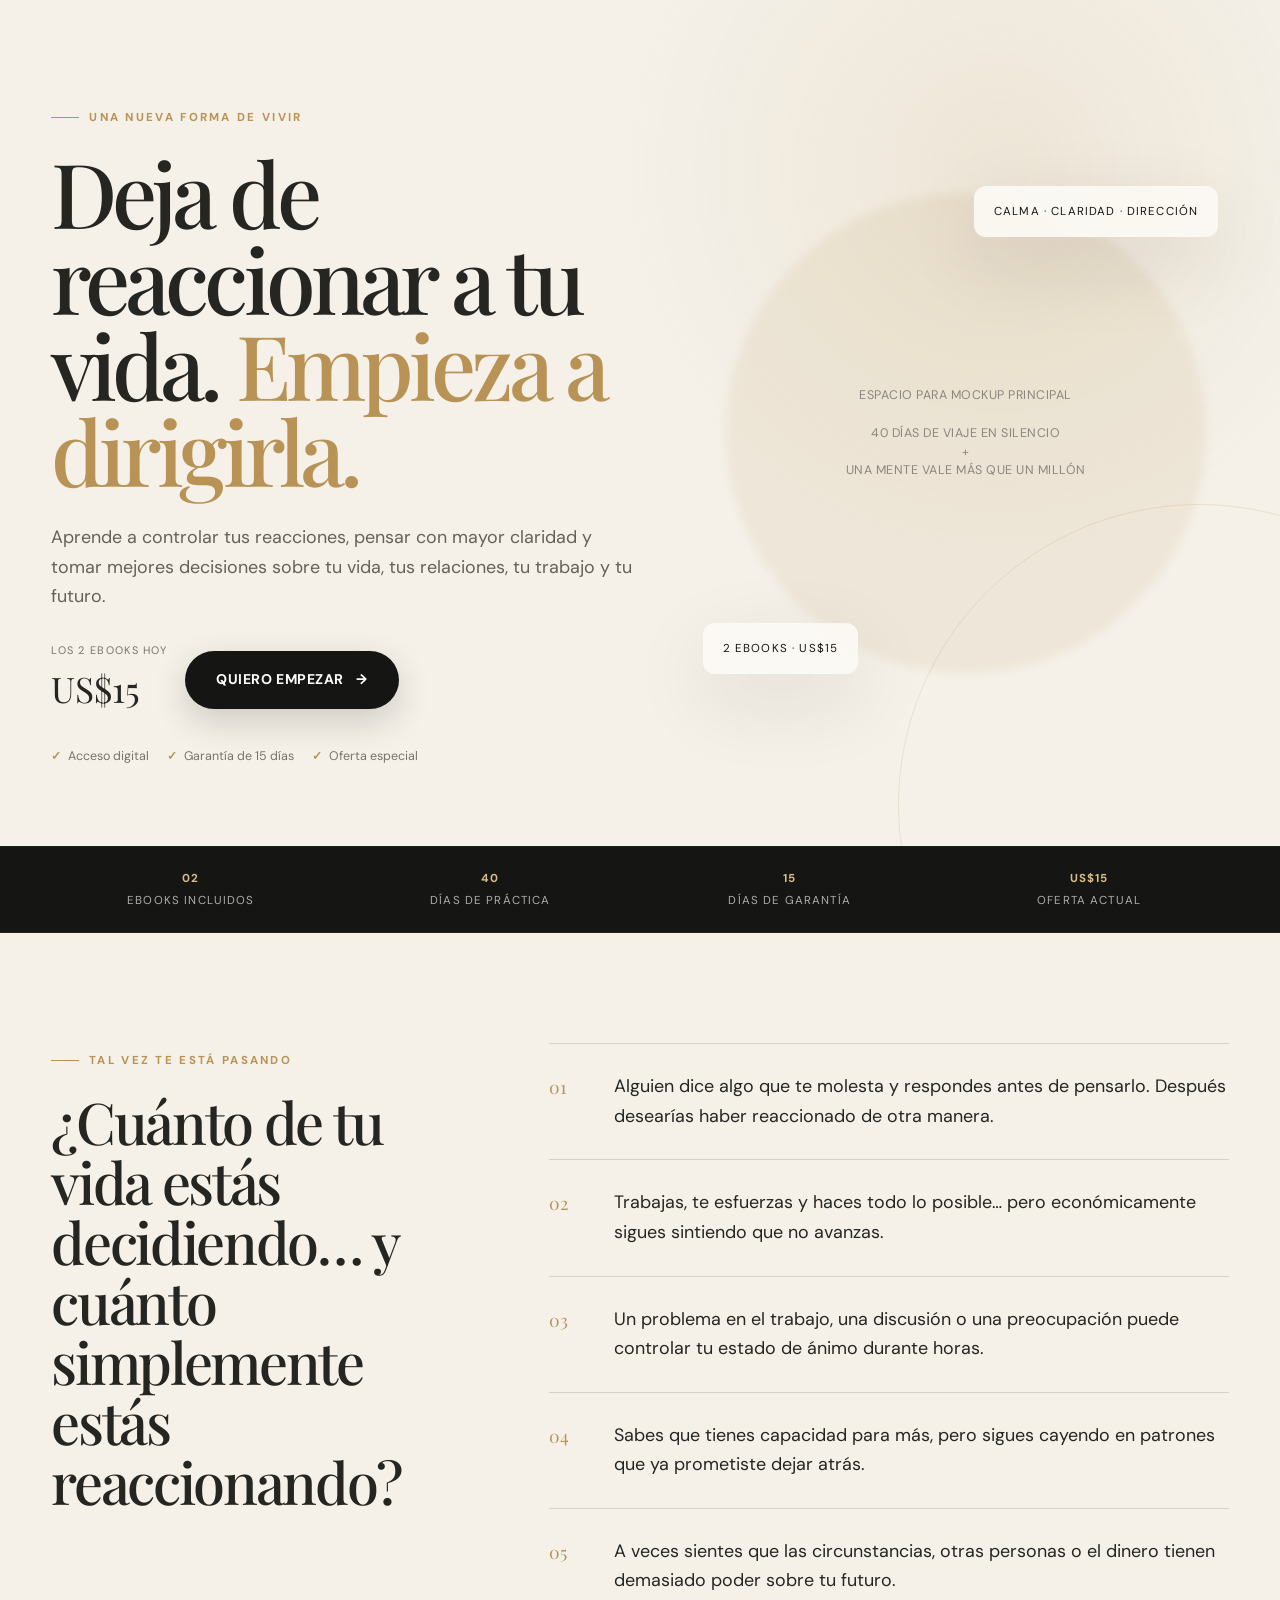
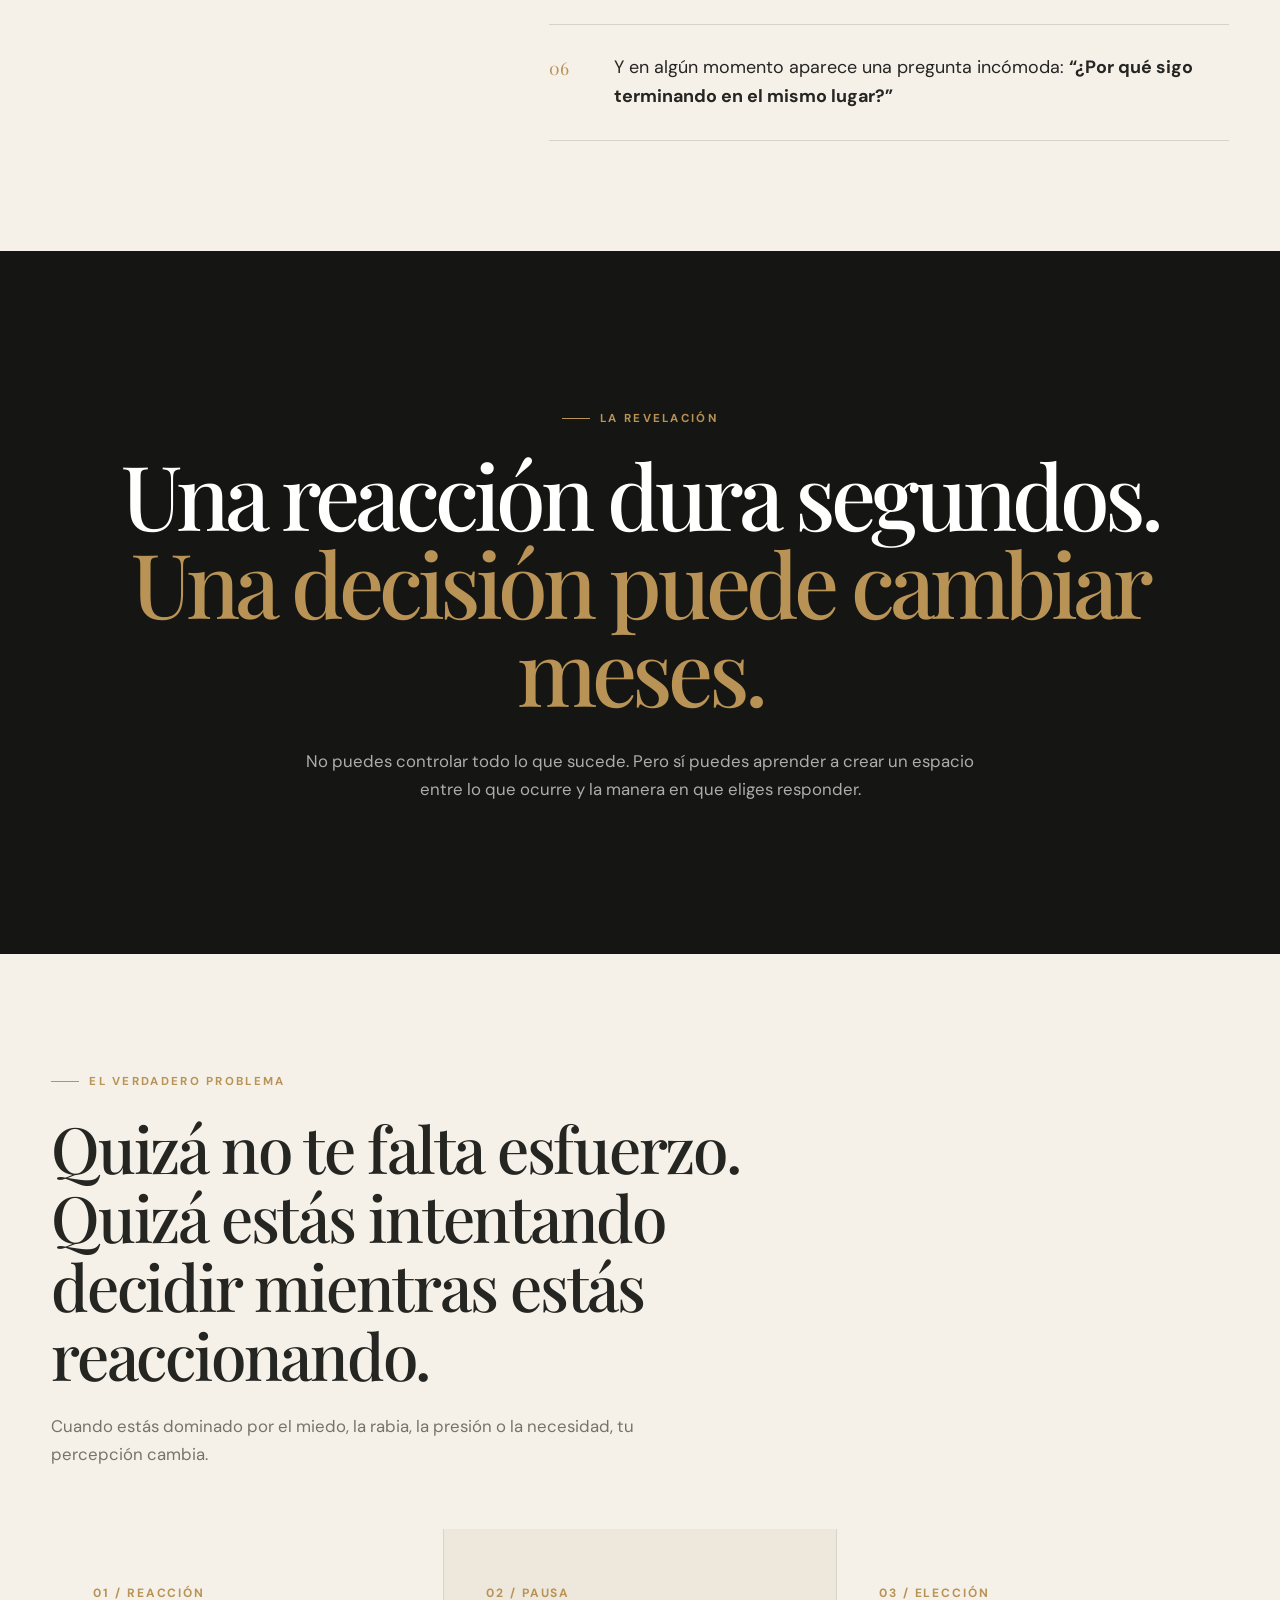
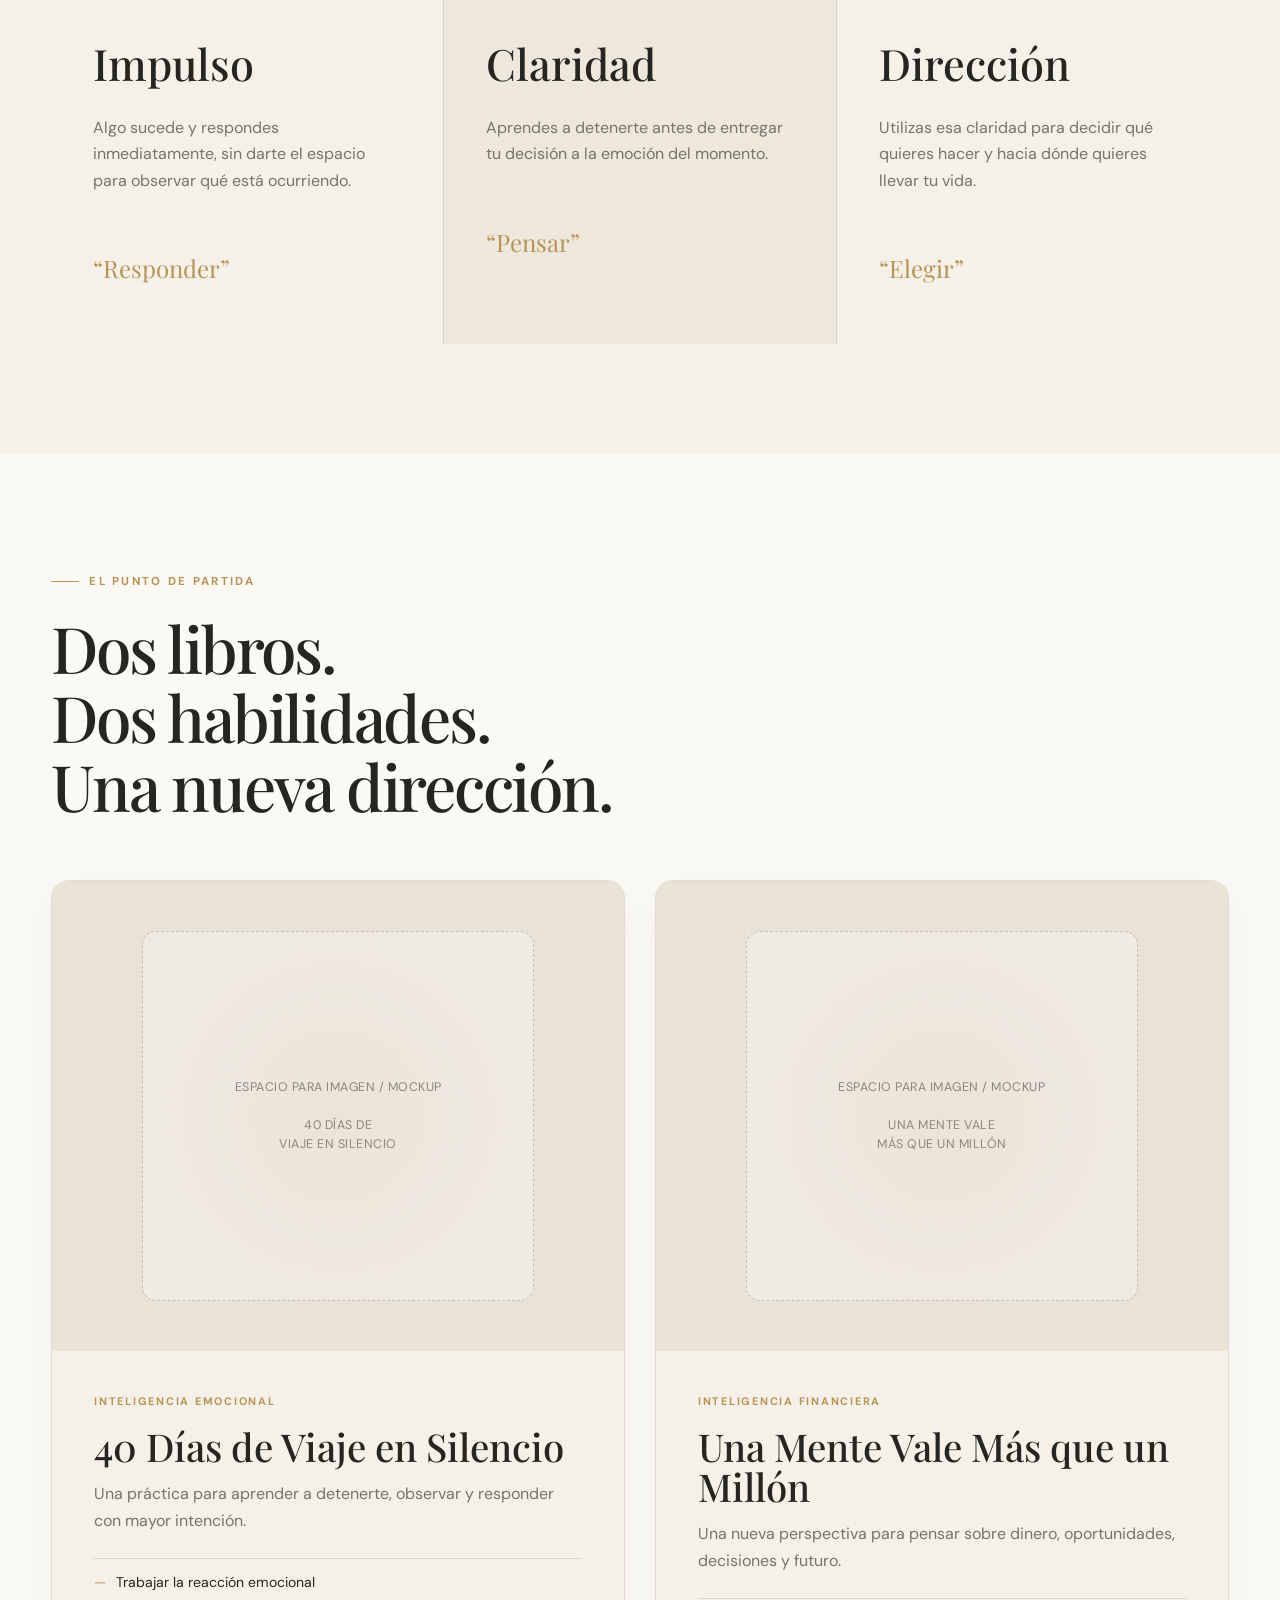
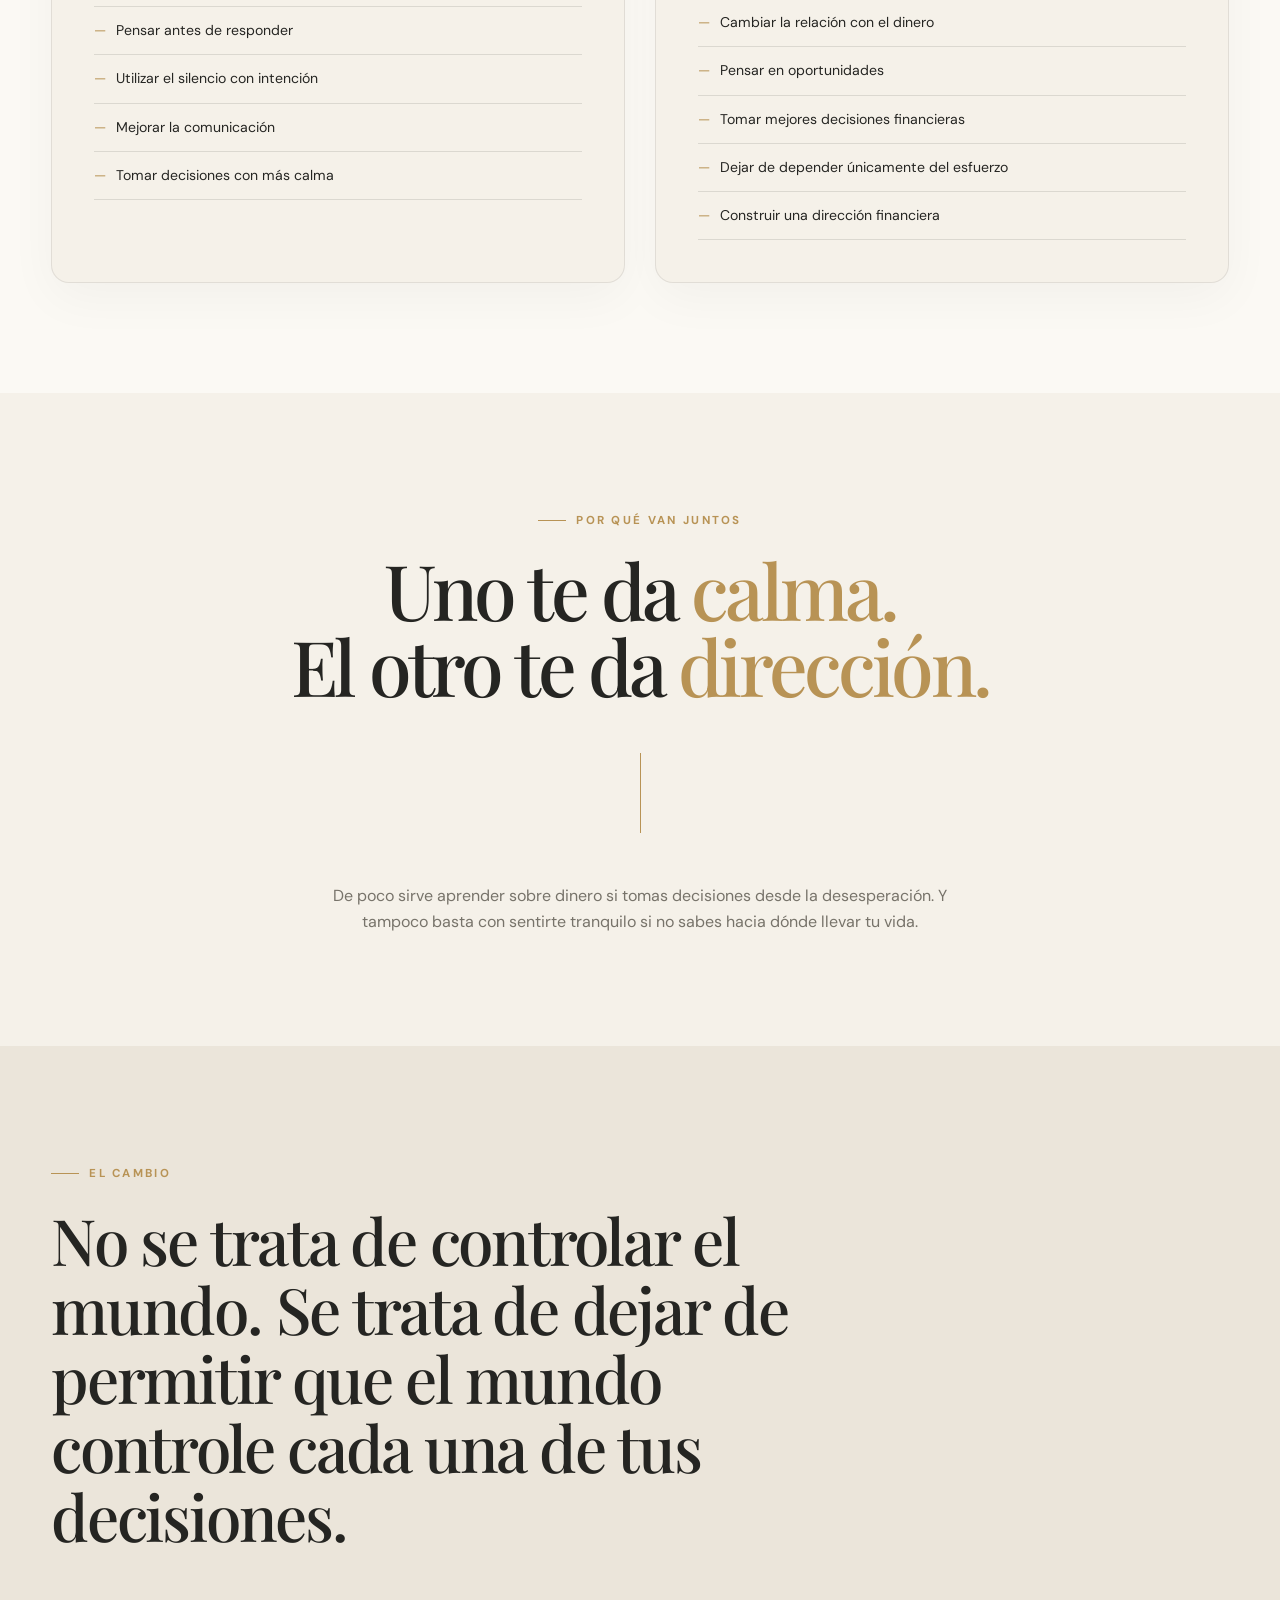
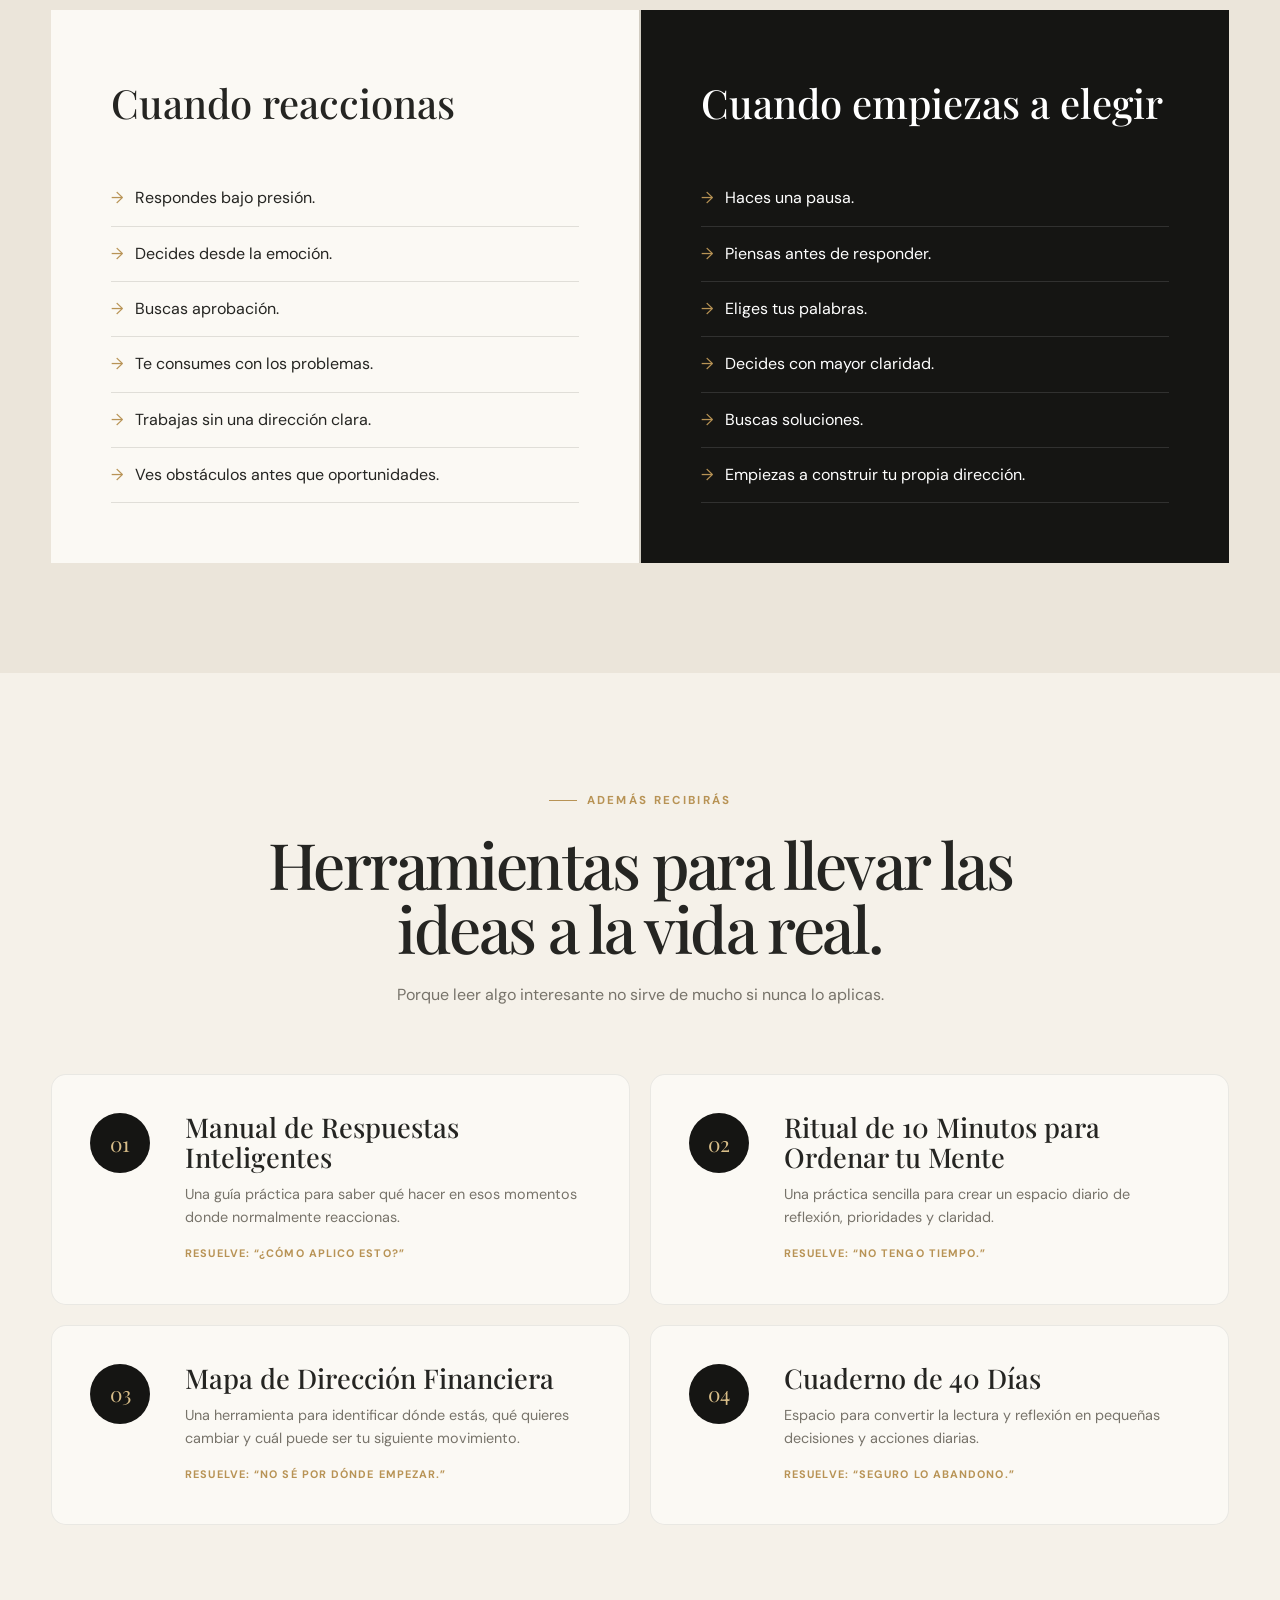
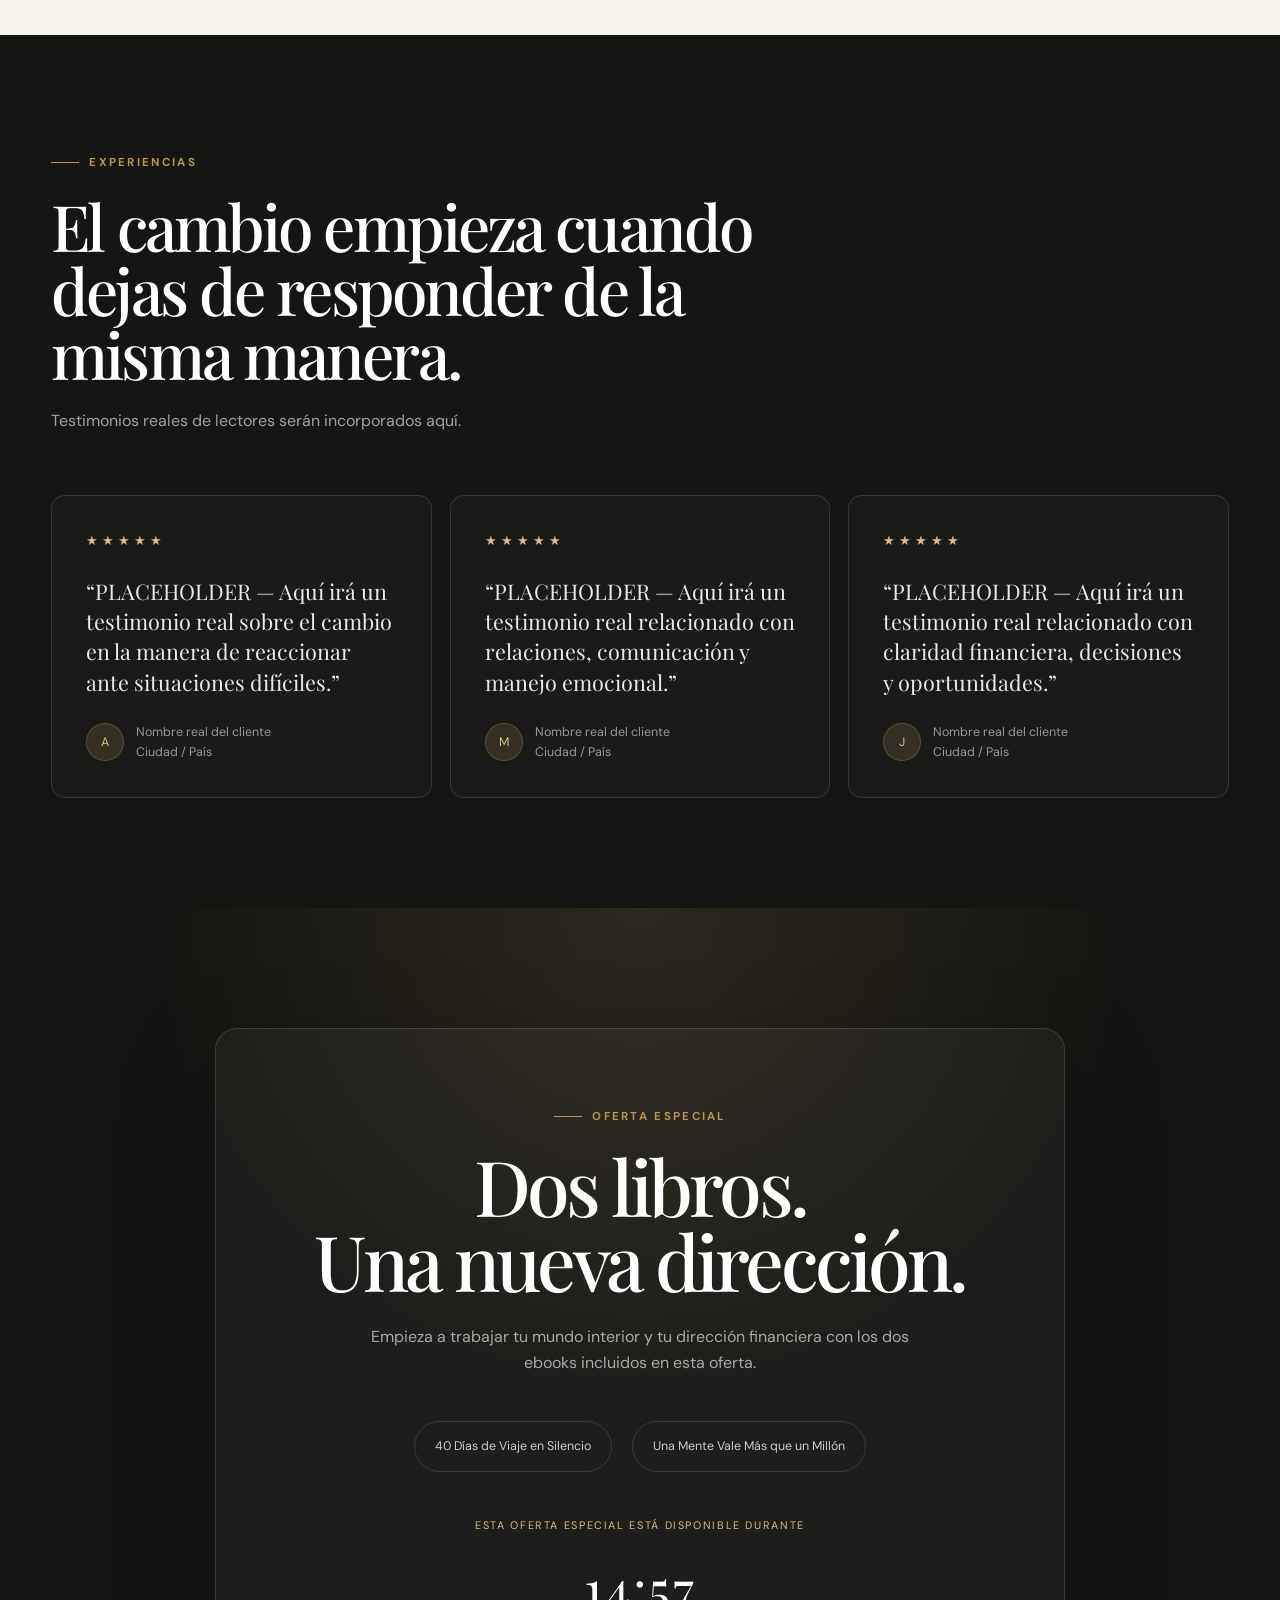
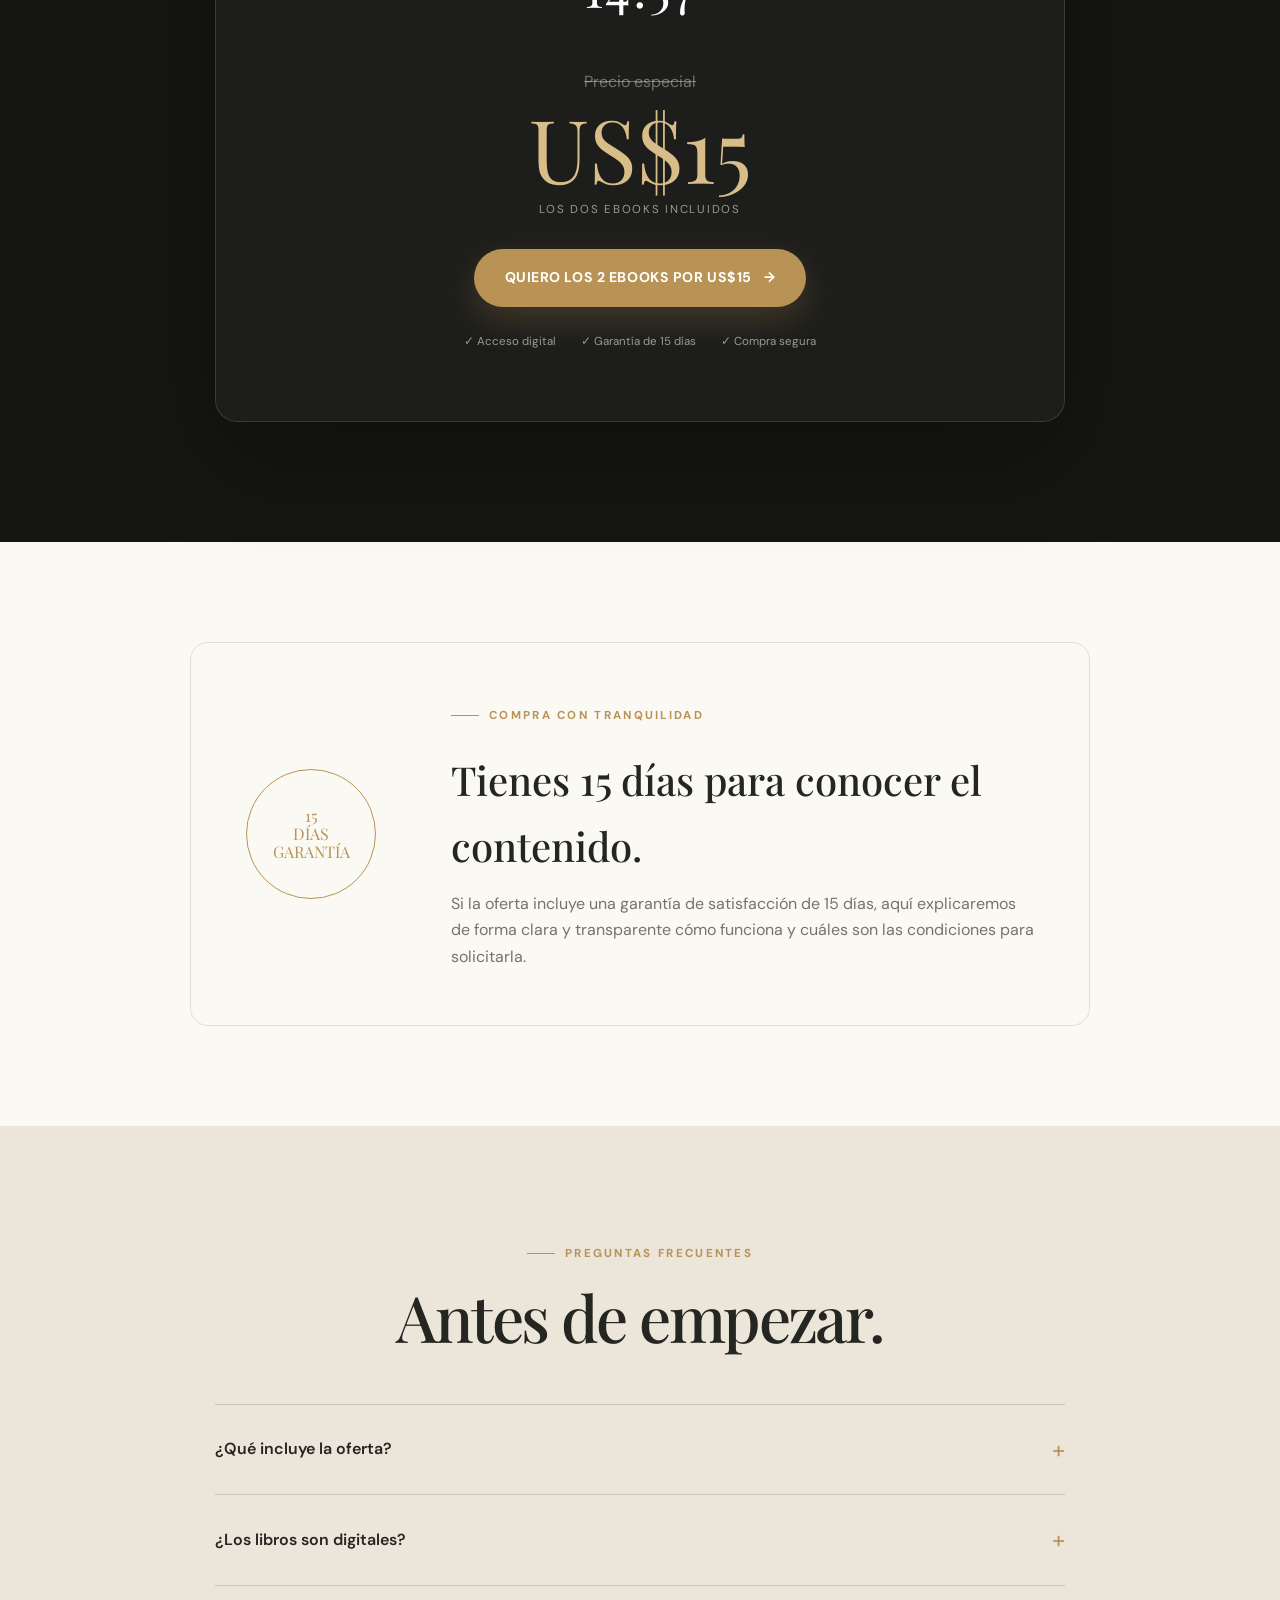
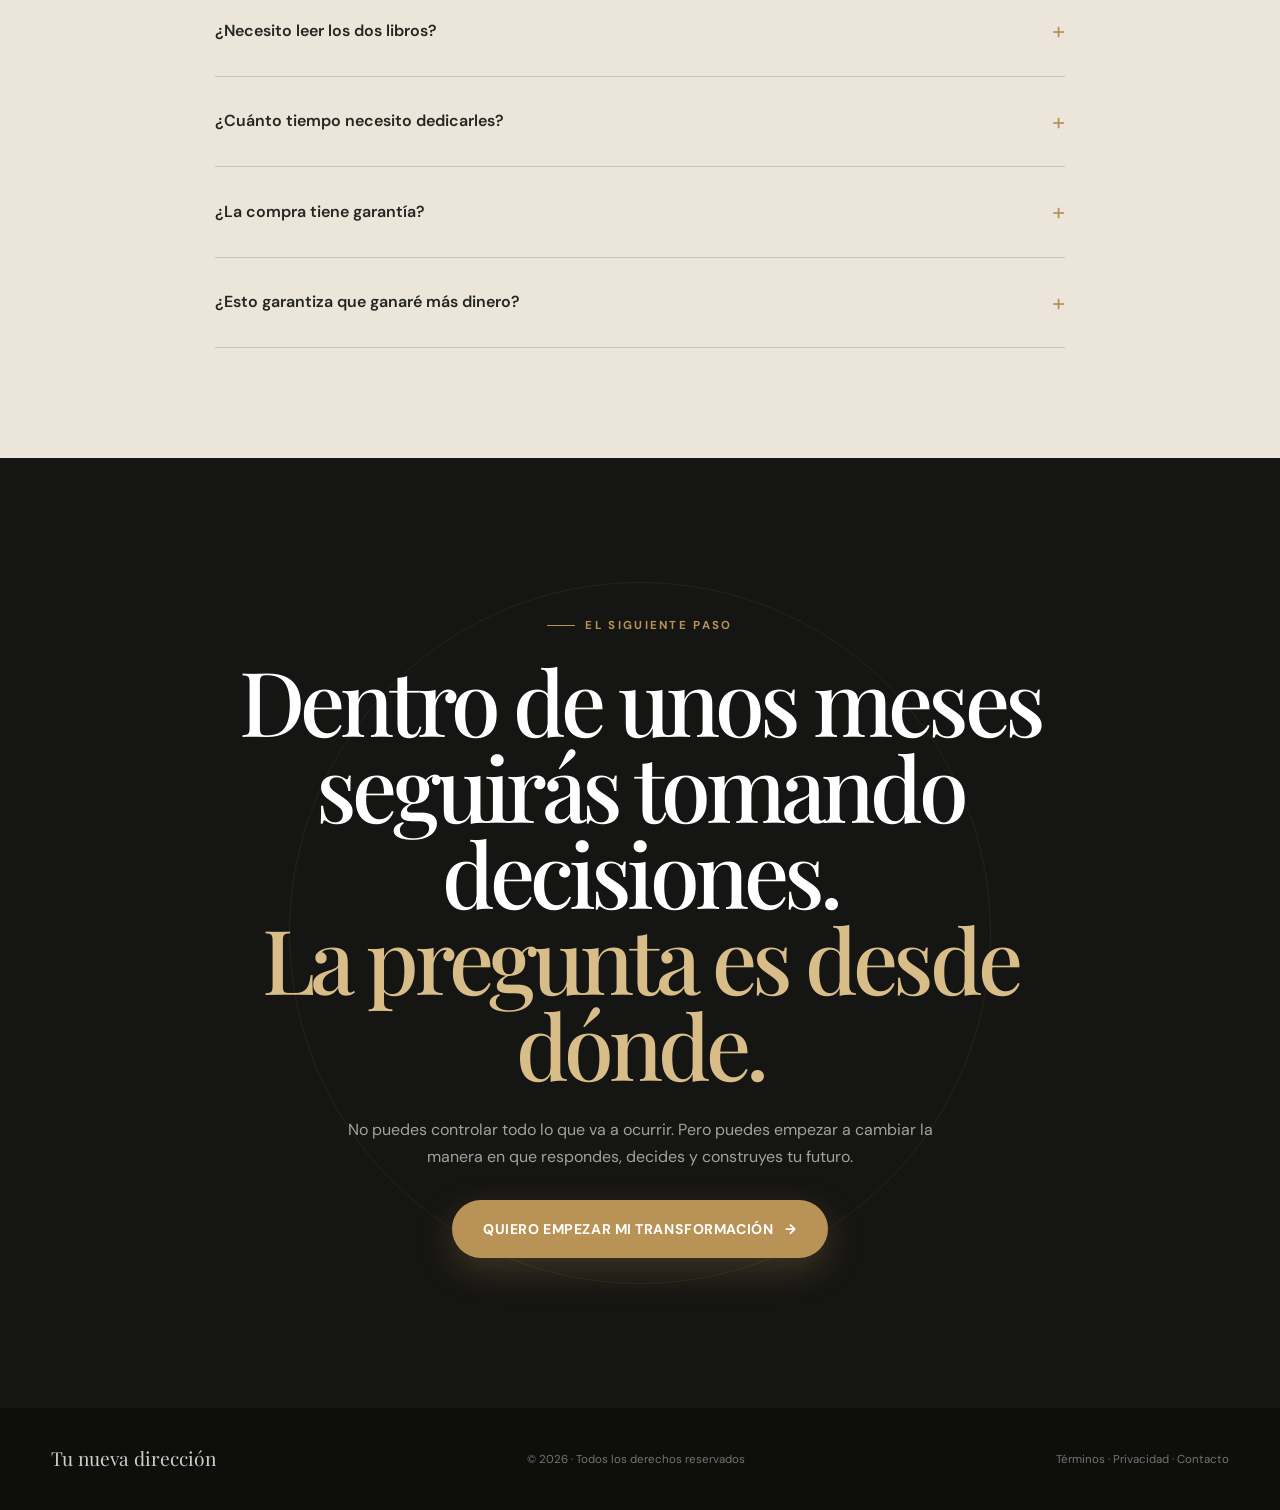
<file: landing2.html>
<!DOCTYPE html>
<html lang="es">
<head>
  <meta charset="UTF-8">
  <meta name="viewport" content="width=device-width, initial-scale=1.0">

  <title>Deja de reaccionar. Empieza a dirigir tu vida.</title>

  <meta name="description" content="Dos ebooks para desarrollar inteligencia emocional, claridad mental y una nueva dirección financiera.">

  <!-- =========================================================
       GOOGLE FONTS
       ========================================================= -->
  <link rel="preconnect" href="https://fonts.googleapis.com">
  <link rel="preconnect" href="https://fonts.gstatic.com" crossorigin>
  <link href="https://fonts.googleapis.com/css2?family=DM+Sans:wght@400;500;600;700&family=Playfair+Display:wght@500;600;700&display=swap" rel="stylesheet">

  <style>

    /* =========================================================
       VARIABLES
       ========================================================= */

    :root {
      --bg: #f5f1e9;
      --bg-soft: #ebe5da;
      --cream: #fbf9f4;
      --dark: #151513;
      --dark-soft: #23231f;
      --gold: #b89355;
      --gold-light: #d8bd88;
      --text: #252522;
      --muted: #77736a;
      --white: #ffffff;

      --serif: "Playfair Display", Georgia, serif;
      --sans: "DM Sans", Arial, sans-serif;

      --container: 1180px;
      --radius: 18px;
      --shadow: 0 25px 80px rgba(25, 23, 18, .10);
    }


    /* =========================================================
       RESET
       ========================================================= */

    * {
      margin: 0;
      padding: 0;
      box-sizing: border-box;
    }

    html {
      scroll-behavior: smooth;
    }

    body {
      background: var(--bg);
      color: var(--text);
      font-family: var(--sans);
      line-height: 1.65;
      overflow-x: hidden;
    }

    img {
      max-width: 100%;
      display: block;
    }

    a {
      color: inherit;
      text-decoration: none;
    }

    button {
      font: inherit;
    }


    /* =========================================================
       GLOBAL
       ========================================================= */

    .container {
      width: min(92%, var(--container));
      margin-inline: auto;
    }

    .serif {
      font-family: var(--serif);
    }

    .eyebrow {
      display: inline-flex;
      align-items: center;
      gap: 10px;
      color: var(--gold);
      font-size: .72rem;
      font-weight: 700;
      letter-spacing: .20em;
      text-transform: uppercase;
      margin-bottom: 22px;
    }

    .eyebrow::before {
      content: "";
      width: 28px;
      height: 1px;
      background: var(--gold);
    }

    .section {
      padding: 110px 0;
    }

    .section-dark {
      background: var(--dark);
      color: var(--white);
    }

    .section-soft {
      background: var(--bg-soft);
    }

    .section-heading {
      max-width: 780px;
      margin-bottom: 60px;
    }

    .section-heading h2 {
      font-family: var(--serif);
      font-size: clamp(2.4rem, 5vw, 4.4rem);
      line-height: 1.08;
      font-weight: 500;
      letter-spacing: -.035em;
    }

    .section-heading p {
      margin-top: 24px;
      max-width: 650px;
      color: var(--muted);
      font-size: 1.05rem;
    }

    .dark-copy {
      color: rgba(255,255,255,.68) !important;
    }

    .gold {
      color: var(--gold);
    }


    /* =========================================================
       BUTTONS
       ========================================================= */

    .btn {
      display: inline-flex;
      justify-content: center;
      align-items: center;
      gap: 12px;
      min-height: 58px;
      padding: 0 30px;
      border-radius: 100px;
      border: 1px solid transparent;
      font-size: .88rem;
      font-weight: 700;
      letter-spacing: .04em;
      text-transform: uppercase;
      cursor: pointer;
      transition: all .3s ease;
    }

    .btn-primary {
      background: var(--dark);
      color: var(--white);
      box-shadow: 0 12px 35px rgba(0,0,0,.16);
    }

    .btn-primary:hover {
      background: var(--gold);
      transform: translateY(-2px);
      box-shadow: 0 16px 40px rgba(184,147,85,.25);
    }

    .btn-gold {
      background: var(--gold);
      color: var(--white);
      box-shadow: 0 12px 35px rgba(184,147,85,.25);
    }

    .btn-gold:hover {
      background: #a68149;
      transform: translateY(-2px);
    }

    .btn-outline {
      border-color: rgba(255,255,255,.25);
      color: var(--white);
    }

    .btn-outline:hover {
      border-color: var(--gold);
      color: var(--gold-light);
    }


    /* =========================================================
       HERO
       ========================================================= */

    .hero {
      min-height: 92vh;
      position: relative;
      display: flex;
      align-items: center;
      background:
        radial-gradient(circle at 78% 20%, rgba(184,147,85,.12), transparent 32%),
        var(--bg);
      overflow: hidden;
    }

    .hero::after {
      content: "";
      position: absolute;
      right: -220px;
      bottom: -260px;
      width: 600px;
      height: 600px;
      border: 1px solid rgba(184,147,85,.18);
      border-radius: 50%;
    }

    .hero-grid {
      display: grid;
      grid-template-columns: 1.05fr .95fr;
      align-items: center;
      gap: 70px;
      padding: 100px 0 80px;
    }

    .hero-content {
      position: relative;
      z-index: 2;
    }

    .hero h1 {
      font-family: var(--serif);
      font-size: clamp(3.2rem, 7vw, 6.5rem);
      line-height: .96;
      letter-spacing: -.055em;
      font-weight: 500;
      max-width: 780px;
    }

    .hero h1 em {
      color: var(--gold);
      font-style: normal;
    }

    .hero-sub {
      max-width: 640px;
      margin: 30px 0;
      font-size: 1.12rem;
      color: #646159;
    }

    .hero-offer {
      display: flex;
      align-items: center;
      gap: 18px;
      margin: 28px 0;
    }

    .hero-price {
      font-family: var(--serif);
      font-size: 2.2rem;
    }

    .hero-price small {
      display: block;
      font-family: var(--sans);
      font-size: .68rem;
      text-transform: uppercase;
      letter-spacing: .12em;
      color: var(--muted);
    }

    .hero-badges {
      display: flex;
      flex-wrap: wrap;
      gap: 18px;
      margin-top: 22px;
      color: var(--muted);
      font-size: .78rem;
    }

    .hero-badges span {
      display: flex;
      align-items: center;
      gap: 7px;
    }

    .hero-badges span::before {
      content: "✓";
      color: var(--gold);
      font-weight: 700;
    }

    .hero-visual {
      position: relative;
      min-height: 650px;
      display: flex;
      justify-content: center;
      align-items: center;
    }

    .hero-glow {
      position: absolute;
      width: 480px;
      height: 480px;
      border-radius: 50%;
      background: rgba(184,147,85,.11);
      filter: blur(5px);
    }

    /*
      =========================================================
      IMAGE SLOT — HERO MOCKUP
      Reemplazar .image-placeholder por imagen real.
      =========================================================
    */

    .image-placeholder {
      position: relative;
      display: flex;
      align-items: center;
      justify-content: center;
      text-align: center;
      color: #8b877e;
      border: 1px dashed rgba(120,110,95,.35);
      background: rgba(255,255,255,.32);
      min-height: 360px;
      width: 100%;
      border-radius: var(--radius);
    }

    .hero-product-placeholder {
      position: relative;
      z-index: 2;
      width: min(100%, 550px);
      min-height: 540px;
      border: 0;
      background: transparent;
    }

    .placeholder-label {
      max-width: 260px;
      font-size: .78rem;
      line-height: 1.5;
      letter-spacing: .04em;
      text-transform: uppercase;
    }

    .floating-note {
      position: absolute;
      z-index: 3;
      background: rgba(251,249,244,.94);
      backdrop-filter: blur(15px);
      padding: 16px 20px;
      border-radius: 12px;
      box-shadow: var(--shadow);
      font-size: .72rem;
      text-transform: uppercase;
      letter-spacing: .10em;
      color: var(--dark);
    }

    .note-1 {
      top: 12%;
      right: 2%;
    }

    .note-2 {
      bottom: 13%;
      left: 0;
    }


    /* =========================================================
       TRUST STRIP
       ========================================================= */

    .trust-strip {
      background: var(--dark);
      color: white;
      padding: 22px 0;
      border-top: 1px solid rgba(255,255,255,.05);
      border-bottom: 1px solid rgba(255,255,255,.05);
    }

    .trust-items {
      display: grid;
      grid-template-columns: repeat(4, 1fr);
      gap: 20px;
      text-align: center;
    }

    .trust-item {
      font-size: .72rem;
      letter-spacing: .10em;
      text-transform: uppercase;
      color: rgba(255,255,255,.65);
    }

    .trust-item strong {
      display: block;
      color: var(--gold-light);
      margin-bottom: 3px;
    }


    /* =========================================================
       PAIN / IDENTIFICATION
       ========================================================= */

    .pain-grid {
      display: grid;
      grid-template-columns: .75fr 1.25fr;
      gap: 90px;
      align-items: start;
    }

    .pain-intro {
      position: sticky;
      top: 100px;
    }

    .pain-intro h2 {
      font-family: var(--serif);
      font-size: clamp(2.5rem, 4.5vw, 4.3rem);
      line-height: 1.04;
      letter-spacing: -.04em;
      font-weight: 500;
    }

    .pain-list {
      border-top: 1px solid rgba(35,35,31,.15);
    }

    .pain-item {
      padding: 28px 0;
      border-bottom: 1px solid rgba(35,35,31,.15);
      display: grid;
      grid-template-columns: 45px 1fr;
      gap: 20px;
    }

    .pain-number {
      color: var(--gold);
      font-family: var(--serif);
      font-size: 1.1rem;
    }

    .pain-item p {
      font-size: 1.12rem;
    }


    /* =========================================================
       REVELATION
       ========================================================= */

    .revelation {
      text-align: center;
      padding: 150px 0;
    }

    .revelation h2 {
      max-width: 1050px;
      margin: auto;
      font-family: var(--serif);
      font-size: clamp(3rem, 7vw, 6.5rem);
      line-height: .98;
      letter-spacing: -.055em;
      font-weight: 500;
    }

    .revelation h2 span {
      color: var(--gold);
    }

    .revelation p {
      max-width: 700px;
      margin: 35px auto 0;
      color: rgba(255,255,255,.65);
      font-size: 1.05rem;
    }


    /* =========================================================
       MECHANISM
       ========================================================= */

    .mechanism-intro {
      display: flex;
      justify-content: space-between;
      gap: 40px;
      align-items: end;
      margin-bottom: 60px;
    }

    .mechanism-intro h2 {
      max-width: 750px;
      font-family: var(--serif);
      font-size: clamp(2.5rem, 5vw, 4.7rem);
      line-height: 1.02;
      letter-spacing: -.045em;
      font-weight: 500;
    }

    .mechanism-intro p {
      max-width: 320px;
      color: var(--muted);
    }

    .mechanism-grid {
      display: grid;
      grid-template-columns: repeat(3, 1fr);
      gap: 1px;
      background: rgba(35,35,31,.14);
    }

    .mechanism-card {
      background: var(--bg);
      padding: 55px 42px;
      min-height: 390px;
    }

    .mechanism-card:nth-child(2) {
      background: #eee8dc;
    }

    .mechanism-number {
      color: var(--gold);
      font-size: .75rem;
      letter-spacing: .16em;
      font-weight: 700;
    }

    .mechanism-card h3 {
      font-family: var(--serif);
      font-size: 2.7rem;
      font-weight: 500;
      margin: 25px 0 15px;
    }

    .mechanism-card p {
      color: var(--muted);
    }

    .mechanism-word {
      margin-top: 55px;
      font-family: var(--serif);
      font-size: 1.5rem;
      color: var(--gold);
    }


    /* =========================================================
       BOOKS
       ========================================================= */

    .books {
      background: var(--cream);
    }

    .books-grid {
      display: grid;
      grid-template-columns: 1fr 1fr;
      gap: 30px;
    }

    .book-card {
      background: var(--bg);
      border: 1px solid rgba(30,28,23,.09);
      border-radius: var(--radius);
      overflow: hidden;
      box-shadow: 0 15px 50px rgba(0,0,0,.04);
    }

    .book-visual {
      min-height: 470px;
      padding: 35px;
      background:
        radial-gradient(circle at center, rgba(184,147,85,.13), transparent 55%),
        #e9e2d6;
      display: flex;
      align-items: center;
      justify-content: center;
    }

    /*
      IMAGE SLOT — BOOK 1
    */

    .book-image-placeholder {
      width: 78%;
      min-height: 370px;
      background: rgba(255,255,255,.3);
      border: 1px dashed rgba(120,110,95,.35);
      border-radius: 14px;
      display: flex;
      justify-content: center;
      align-items: center;
      text-align: center;
      color: #8b877e;
      padding: 30px;
    }

    .book-info {
      padding: 42px;
    }

    .book-tag {
      color: var(--gold);
      font-size: .68rem;
      font-weight: 700;
      text-transform: uppercase;
      letter-spacing: .16em;
    }

    .book-info h3 {
      margin: 15px 0;
      font-family: var(--serif);
      font-size: 2.4rem;
      line-height: 1.05;
      font-weight: 500;
    }

    .book-info p {
      color: var(--muted);
      margin-bottom: 24px;
    }

    .book-benefits {
      list-style: none;
      border-top: 1px solid rgba(35,35,31,.12);
    }

    .book-benefits li {
      padding: 12px 0;
      border-bottom: 1px solid rgba(35,35,31,.12);
      font-size: .88rem;
    }

    .book-benefits li::before {
      content: "—";
      color: var(--gold);
      margin-right: 10px;
    }


    /* =========================================================
       TWO BOOKS CONNECTION
       ========================================================= */

    .connection {
      text-align: center;
    }

    .connection h2 {
      font-family: var(--serif);
      font-size: clamp(3rem, 6vw, 5.7rem);
      line-height: .98;
      font-weight: 500;
      letter-spacing: -.05em;
    }

    .connection h2 span {
      color: var(--gold);
    }

    .connection-copy {
      max-width: 650px;
      margin: 30px auto 0;
      color: var(--muted);
    }

    .connection-line {
      width: 1px;
      height: 80px;
      background: var(--gold);
      margin: 50px auto;
    }


    /* =========================================================
       BEFORE / AFTER
       ========================================================= */

    .transformation-grid {
      display: grid;
      grid-template-columns: 1fr 1fr;
      gap: 2px;
      background: rgba(35,35,31,.12);
    }

    .transformation-card {
      padding: 60px;
      background: var(--cream);
    }

    .transformation-card.after {
      background: var(--dark);
      color: white;
    }

    .transformation-card h3 {
      font-family: var(--serif);
      font-size: 2.5rem;
      font-weight: 500;
      margin-bottom: 35px;
    }

    .transformation-list {
      list-style: none;
    }

    .transformation-list li {
      padding: 14px 0;
      border-bottom: 1px solid rgba(30,28,23,.12);
    }

    .after .transformation-list li {
      border-color: rgba(255,255,255,.12);
    }

    .transformation-list li::before {
      content: "→";
      color: var(--gold);
      margin-right: 12px;
    }


    /* =========================================================
       BONUSES
       ========================================================= */

    .bonus-header {
      text-align: center;
      max-width: 760px;
      margin: 0 auto 65px;
    }

    .bonus-header h2 {
      font-family: var(--serif);
      font-size: clamp(2.7rem, 5vw, 4.8rem);
      line-height: 1;
      font-weight: 500;
      letter-spacing: -.04em;
    }

    .bonus-header p {
      margin-top: 22px;
      color: var(--muted);
    }

    .bonus-grid {
      display: grid;
      grid-template-columns: repeat(2, 1fr);
      gap: 20px;
    }

    .bonus-card {
      background: var(--cream);
      border: 1px solid rgba(35,35,31,.08);
      padding: 38px;
      border-radius: 15px;
      display: grid;
      grid-template-columns: 70px 1fr;
      gap: 25px;
      transition: transform .3s ease, box-shadow .3s ease;
    }

    .bonus-card:hover {
      transform: translateY(-5px);
      box-shadow: var(--shadow);
    }

    .bonus-icon {
      width: 60px;
      height: 60px;
      border-radius: 50%;
      background: var(--dark);
      color: var(--gold-light);
      display: flex;
      align-items: center;
      justify-content: center;
      font-family: var(--serif);
      font-size: 1.3rem;
    }

    .bonus-card h3 {
      font-family: var(--serif);
      font-size: 1.7rem;
      line-height: 1.1;
      font-weight: 500;
    }

    .bonus-card p {
      color: var(--muted);
      font-size: .9rem;
      margin-top: 10px;
    }

    .bonus-objection {
      display: inline-block;
      color: var(--gold);
      font-size: .68rem;
      text-transform: uppercase;
      letter-spacing: .10em;
      font-weight: 700;
      margin-top: 15px;
    }


    /* =========================================================
       TESTIMONIALS
       ========================================================= */

    .testimonials {
      background: var(--dark);
      color: white;
    }

    .testimonial-heading {
      max-width: 700px;
    }

    .testimonial-heading h2 {
      font-family: var(--serif);
      font-size: clamp(2.7rem, 5vw, 4.7rem);
      line-height: 1;
      font-weight: 500;
      letter-spacing: -.045em;
    }

    .testimonial-heading p {
      color: rgba(255,255,255,.60);
      margin-top: 22px;
    }

    .testimonial-grid {
      display: grid;
      grid-template-columns: repeat(3, 1fr);
      gap: 18px;
      margin-top: 60px;
    }

    .testimonial {
      padding: 34px;
      border: 1px solid rgba(255,255,255,.12);
      border-radius: 14px;
      background: rgba(255,255,255,.025);
    }

    .stars {
      color: var(--gold-light);
      letter-spacing: 4px;
      font-size: .8rem;
    }

    .testimonial blockquote {
      font-family: var(--serif);
      font-size: 1.35rem;
      line-height: 1.4;
      margin: 25px 0;
      color: rgba(255,255,255,.90);
    }

    .testimonial-author {
      display: flex;
      align-items: center;
      gap: 12px;
      font-size: .78rem;
      color: rgba(255,255,255,.55);
    }

    .author-avatar {
      width: 38px;
      height: 38px;
      border-radius: 50%;
      background: rgba(184,147,85,.18);
      border: 1px solid rgba(184,147,85,.3);
      display: flex;
      align-items: center;
      justify-content: center;
      color: var(--gold-light);
    }

    /*
      NOTA:
      Los textos actuales son PLACEHOLDERS.
      Deben sustituirse por testimonios reales antes de publicar.
    */


    /* =========================================================
       OFFER
       ========================================================= */

    .offer {
      padding: 120px 0;
      background:
        radial-gradient(circle at 50% 0%, rgba(184,147,85,.15), transparent 35%),
        var(--dark);
      color: white;
      text-align: center;
    }

    .offer-card {
      width: min(100%, 850px);
      margin: auto;
      border: 1px solid rgba(255,255,255,.13);
      background: rgba(255,255,255,.035);
      border-radius: 22px;
      padding: 70px 50px;
      box-shadow: 0 40px 100px rgba(0,0,0,.25);
    }

    .offer h2 {
      font-family: var(--serif);
      font-size: clamp(3rem, 6vw, 5.5rem);
      line-height: .98;
      letter-spacing: -.05em;
      font-weight: 500;
    }

    .offer-sub {
      max-width: 570px;
      margin: 25px auto;
      color: rgba(255,255,255,.62);
    }

    .offer-books {
      display: flex;
      justify-content: center;
      gap: 20px;
      margin: 45px auto;
      flex-wrap: wrap;
    }

    .offer-book {
      padding: 14px 20px;
      border: 1px solid rgba(255,255,255,.13);
      border-radius: 100px;
      font-size: .78rem;
      color: rgba(255,255,255,.78);
    }

    .price-box {
      margin: 30px 0;
    }

    .old-price {
      color: rgba(255,255,255,.38);
      text-decoration: line-through;
      font-size: 1rem;
    }

    .current-price {
      display: block;
      font-family: var(--serif);
      color: var(--gold-light);
      font-size: 5.5rem;
      line-height: 1;
      margin: 8px 0;
    }

    .price-label {
      color: rgba(255,255,255,.55);
      font-size: .72rem;
      letter-spacing: .15em;
      text-transform: uppercase;
    }


    /* =========================================================
       TIMER
       ========================================================= */

    .timer-wrap {
      margin: 30px auto 40px;
    }

    .timer-label {
      color: var(--gold-light);
      font-size: .68rem;
      letter-spacing: .15em;
      text-transform: uppercase;
      margin-bottom: 10px;
    }

    .timer {
      font-family: var(--serif);
      font-size: 3.2rem;
      letter-spacing: .05em;
    }

    .timer-expired {
      color: #d98b7e;
      font-family: var(--sans);
      font-size: .8rem;
      letter-spacing: .08em;
      text-transform: uppercase;
    }

    .offer-guarantee {
      display: flex;
      justify-content: center;
      gap: 25px;
      flex-wrap: wrap;
      margin-top: 25px;
      font-size: .72rem;
      color: rgba(255,255,255,.55);
    }


    /* =========================================================
       GUARANTEE
       ========================================================= */

    .guarantee {
      padding: 100px 0;
      background: var(--cream);
    }

    .guarantee-box {
      display: grid;
      grid-template-columns: 160px 1fr;
      gap: 45px;
      align-items: center;
      max-width: 900px;
      margin: auto;
      border: 1px solid rgba(35,35,31,.12);
      padding: 55px;
      border-radius: 18px;
    }

    .guarantee-seal {
      width: 130px;
      height: 130px;
      border: 1px solid var(--gold);
      border-radius: 50%;
      display: flex;
      align-items: center;
      justify-content: center;
      text-align: center;
      font-family: var(--serif);
      color: var(--gold);
      line-height: 1.1;
      padding: 20px;
    }

    .guarantee-content h2 {
      font-family: var(--serif);
      font-size: 2.5rem;
      font-weight: 500;
    }

    .guarantee-content p {
      color: var(--muted);
      margin-top: 12px;
    }


    /* =========================================================
       FAQ
       ========================================================= */

    .faq {
      background: var(--bg-soft);
    }

    .faq-container {
      max-width: 850px;
      margin: auto;
    }

    .faq-heading {
      text-align: center;
      margin-bottom: 55px;
    }

    .faq-heading h2 {
      font-family: var(--serif);
      font-size: clamp(3rem, 5vw, 4.8rem);
      font-weight: 500;
      line-height: 1;
      letter-spacing: -.04em;
    }

    details {
      border-top: 1px solid rgba(35,35,31,.16);
    }

    details:last-child {
      border-bottom: 1px solid rgba(35,35,31,.16);
    }

    summary {
      cursor: pointer;
      list-style: none;
      padding: 25px 0;
      display: flex;
      justify-content: space-between;
      align-items: center;
      font-weight: 600;
    }

    summary::-webkit-details-marker {
      display: none;
    }

    summary::after {
      content: "+";
      color: var(--gold);
      font-size: 1.5rem;
      font-weight: 400;
    }

    details[open] summary::after {
      content: "−";
    }

    .faq-answer {
      padding: 0 40px 25px 0;
      color: var(--muted);
      max-width: 750px;
    }


    /* =========================================================
       FINAL CTA
       ========================================================= */

    .final-cta {
      text-align: center;
      padding: 150px 0;
      background: var(--dark);
      color: white;
      position: relative;
      overflow: hidden;
    }

    .final-cta::before {
      content: "";
      position: absolute;
      width: 700px;
      height: 700px;
      border: 1px solid rgba(184,147,85,.10);
      border-radius: 50%;
      top: 50%;
      left: 50%;
      transform: translate(-50%, -50%);
    }

    .final-content {
      position: relative;
      z-index: 2;
    }

    .final-cta h2 {
      max-width: 950px;
      margin: auto;
      font-family: var(--serif);
      font-size: clamp(3rem, 7vw, 6.5rem);
      line-height: .96;
      letter-spacing: -.055em;
      font-weight: 500;
    }

    .final-cta h2 span {
      color: var(--gold-light);
    }

    .final-cta p {
      max-width: 620px;
      margin: 30px auto;
      color: rgba(255,255,255,.60);
    }


    /* =========================================================
       FOOTER
       ========================================================= */

    footer {
      background: #0e0e0c;
      color: rgba(255,255,255,.42);
      padding: 35px 0;
      font-size: .72rem;
    }

    .footer-inner {
      display: flex;
      justify-content: space-between;
      gap: 20px;
      align-items: center;
    }

    .footer-brand {
      color: rgba(255,255,255,.8);
      font-family: var(--serif);
      font-size: 1.2rem;
    }


    /* =========================================================
       MOBILE STICKY CTA
       ========================================================= */

    .mobile-cta {
      display: none;
      position: fixed;
      z-index: 999;
      bottom: 0;
      left: 0;
      right: 0;
      padding: 10px;
      background: rgba(15,15,13,.95);
      backdrop-filter: blur(12px);
      border-top: 1px solid rgba(255,255,255,.1);
    }

    .mobile-cta .btn {
      width: 100%;
      min-height: 50px;
      font-size: .72rem;
    }


    /* =========================================================
       REVEAL ANIMATIONS
       ========================================================= */

    .reveal {
      opacity: 0;
      transform: translateY(30px);
      transition: opacity .8s ease, transform .8s ease;
    }

    .reveal.visible {
      opacity: 1;
      transform: translateY(0);
    }


    /* =========================================================
       RESPONSIVE
       ========================================================= */

    @media (max-width: 950px) {

      .hero-grid {
        grid-template-columns: 1fr;
        gap: 30px;
      }

      .hero {
        min-height: auto;
      }

      .hero-content {
        text-align: center;
      }

      .hero h1,
      .hero-sub {
        margin-inline: auto;
      }

      .hero-offer,
      .hero-badges {
        justify-content: center;
      }

      .hero-visual {
        min-height: 520px;
      }

      .pain-grid {
        grid-template-columns: 1fr;
        gap: 45px;
      }

      .pain-intro {
        position: static;
      }

      .mechanism-grid,
      .testimonial-grid {
        grid-template-columns: 1fr;
      }

      .books-grid,
      .bonus-grid {
        grid-template-columns: 1fr;
      }

      .transformation-grid {
        grid-template-columns: 1fr;
      }

      .guarantee-box {
        grid-template-columns: 1fr;
        text-align: center;
      }

      .guarantee-seal {
        margin: auto;
      }
    }


    @media (max-width: 650px) {

      .section {
        padding: 75px 0;
      }

      .hero-grid {
        padding: 70px 0 50px;
      }

      .hero h1 {
        font-size: clamp(3rem, 14vw, 4.5rem);
      }

      .hero-sub {
        font-size: 1rem;
      }

      .hero-visual {
        min-height: 400px;
      }

      .hero-product-placeholder {
        min-height: 380px;
      }

      .floating-note {
        font-size: .58rem;
        padding: 11px 13px;
      }

      .note-1 {
        top: 5%;
        right: 0;
      }

      .note-2 {
        bottom: 5%;
        left: 0;
      }

      .trust-items {
        grid-template-columns: 1fr 1fr;
        gap: 15px;
      }

      .pain-item {
        grid-template-columns: 30px 1fr;
      }

      .revelation {
        padding: 90px 0;
      }

      .mechanism-intro {
        display: block;
      }

      .mechanism-intro p {
        margin-top: 25px;
      }

      .mechanism-card {
        min-height: auto;
        padding: 38px 28px;
      }

      .book-visual {
        min-height: 350px;
      }

      .book-image-placeholder {
        min-height: 270px;
      }

      .book-info {
        padding: 30px;
      }

      .transformation-card {
        padding: 38px 28px;
      }

      .bonus-card {
        grid-template-columns: 1fr;
        padding: 30px;
      }

      .testimonial-grid {
        grid-template-columns: 1fr;
      }

      .offer-card {
        padding: 50px 22px;
      }

      .current-price {
        font-size: 4.4rem;
      }

      .guarantee-box {
        padding: 35px 25px;
      }

      .footer-inner {
        flex-direction: column;
        text-align: center;
      }

      .mobile-cta {
        display: block;
      }

      body {
        padding-bottom: 70px;
      }
    }

  </style>
</head>


<body>


  <!-- =========================================================
       HERO
       ========================================================= -->

  <header class="hero">

    <div class="container hero-grid">

      <div class="hero-content reveal">

        <div class="eyebrow">
          Una nueva forma de vivir
        </div>

        <h1>
          Deja de reaccionar a tu vida.
          <em>Empieza a dirigirla.</em>
        </h1>

        <p class="hero-sub">
          Aprende a controlar tus reacciones, pensar con mayor claridad
          y tomar mejores decisiones sobre tu vida, tus relaciones,
          tu trabajo y tu futuro.
        </p>

        <div class="hero-offer">

          <div class="hero-price">
            <small>Los 2 ebooks hoy</small>
            US$15
          </div>

          <a href="#oferta" class="btn btn-primary">
            Quiero empezar
            <span>→</span>
          </a>

        </div>

        <div class="hero-badges">
          <span>Acceso digital</span>
          <span>Garantía de 15 días</span>
          <span>Oferta especial</span>
        </div>

      </div>


      <div class="hero-visual reveal">

        <div class="hero-glow"></div>

        <!-- =====================================================
             IMAGE SLOT — MOCKUP PRINCIPAL
             
             REEMPLAZAR ESTE BLOQUE POR:
             <img src="assets/mockup-principal.webp" ...>
             ===================================================== -->

        <div class="image-placeholder hero-product-placeholder">

          <div class="placeholder-label">
            ESPACIO PARA MOCKUP PRINCIPAL<br><br>
            40 Días de Viaje en Silencio<br>
            +<br>
            Una Mente Vale Más que un Millón
          </div>

        </div>

        <div class="floating-note note-1">
          Calma · Claridad · Dirección
        </div>

        <div class="floating-note note-2">
          2 ebooks · US$15
        </div>

      </div>

    </div>

  </header>


  <!-- =========================================================
       TRUST STRIP
       ========================================================= -->

  <div class="trust-strip">

    <div class="container trust-items">

      <div class="trust-item">
        <strong>02</strong>
        ebooks incluidos
      </div>

      <div class="trust-item">
        <strong>40</strong>
        días de práctica
      </div>

      <div class="trust-item">
        <strong>15</strong>
        días de garantía
      </div>

      <div class="trust-item">
        <strong>US$15</strong>
        oferta actual
      </div>

    </div>

  </div>


  <!-- =========================================================
       IDENTIFICATION / PAIN
       ========================================================= -->

  <section class="section">

    <div class="container pain-grid">

      <div class="pain-intro reveal">

        <div class="eyebrow">
          Tal vez te está pasando
        </div>

        <h2>
          ¿Cuánto de tu vida estás decidiendo…
          y cuánto simplemente estás reaccionando?
        </h2>

      </div>


      <div class="pain-list reveal">

        <div class="pain-item">
          <div class="pain-number">01</div>
          <p>
            Alguien dice algo que te molesta y respondes antes de pensarlo.
            Después desearías haber reaccionado de otra manera.
          </p>
        </div>

        <div class="pain-item">
          <div class="pain-number">02</div>
          <p>
            Trabajas, te esfuerzas y haces todo lo posible…
            pero económicamente sigues sintiendo que no avanzas.
          </p>
        </div>

        <div class="pain-item">
          <div class="pain-number">03</div>
          <p>
            Un problema en el trabajo, una discusión o una preocupación
            puede controlar tu estado de ánimo durante horas.
          </p>
        </div>

        <div class="pain-item">
          <div class="pain-number">04</div>
          <p>
            Sabes que tienes capacidad para más, pero sigues cayendo
            en patrones que ya prometiste dejar atrás.
          </p>
        </div>

        <div class="pain-item">
          <div class="pain-number">05</div>
          <p>
            A veces sientes que las circunstancias, otras personas
            o el dinero tienen demasiado poder sobre tu futuro.
          </p>
        </div>

        <div class="pain-item">
          <div class="pain-number">06</div>
          <p>
            Y en algún momento aparece una pregunta incómoda:
            <strong>“¿Por qué sigo terminando en el mismo lugar?”</strong>
          </p>
        </div>

      </div>

    </div>

  </section>


  <!-- =========================================================
       REVELATION
       ========================================================= -->

  <section class="section section-dark revelation">

    <div class="container reveal">

      <div class="eyebrow">
        La revelación
      </div>

      <h2>
        Una reacción dura segundos.
        <span>Una decisión puede cambiar meses.</span>
      </h2>

      <p>
        No puedes controlar todo lo que sucede.
        Pero sí puedes aprender a crear un espacio entre lo que ocurre
        y la manera en que eliges responder.
      </p>

    </div>

  </section>


  <!-- =========================================================
       REFRAME
       ========================================================= -->

  <section class="section">

    <div class="container">

      <div class="section-heading reveal">

        <div class="eyebrow">
          El verdadero problema
        </div>

        <h2>
          Quizá no te falta esfuerzo.
          <br>
          Quizá estás intentando decidir mientras estás reaccionando.
        </h2>

        <p>
          Cuando estás dominado por el miedo, la rabia, la presión
          o la necesidad, tu percepción cambia.
        </p>

      </div>


      <div class="mechanism-grid reveal">

        <div class="mechanism-card">

          <div class="mechanism-number">01 / REACCIÓN</div>

          <h3>Impulso</h3>

          <p>
            Algo sucede y respondes inmediatamente,
            sin darte el espacio para observar qué está ocurriendo.
          </p>

          <div class="mechanism-word">
            “Responder”
          </div>

        </div>


        <div class="mechanism-card">

          <div class="mechanism-number">02 / PAUSA</div>

          <h3>Claridad</h3>

          <p>
            Aprendes a detenerte antes de entregar tu decisión
            a la emoción del momento.
          </p>

          <div class="mechanism-word">
            “Pensar”
          </div>

        </div>


        <div class="mechanism-card">

          <div class="mechanism-number">03 / ELECCIÓN</div>

          <h3>Dirección</h3>

          <p>
            Utilizas esa claridad para decidir qué quieres hacer
            y hacia dónde quieres llevar tu vida.
          </p>

          <div class="mechanism-word">
            “Elegir”
          </div>

        </div>

      </div>

    </div>

  </section>


  <!-- =========================================================
       BOOKS
       ========================================================= -->

  <section class="section books">

    <div class="container">

      <div class="section-heading reveal">

        <div class="eyebrow">
          El punto de partida
        </div>

        <h2>
          Dos libros.
          <br>
          Dos habilidades.
          <br>
          Una nueva dirección.
        </h2>

      </div>


      <div class="books-grid">


        <!-- BOOK 1 -->

        <article class="book-card reveal">

          <div class="book-visual">

            <!-- IMAGE SLOT BOOK 1 -->

            <div class="book-image-placeholder">

              <div class="placeholder-label">
                ESPACIO PARA IMAGEN / MOCKUP<br><br>
                40 DÍAS DE<br>
                VIAJE EN SILENCIO
              </div>

            </div>

          </div>

          <div class="book-info">

            <div class="book-tag">
              Inteligencia emocional
            </div>

            <h3>
              40 Días de Viaje en Silencio
            </h3>

            <p>
              Una práctica para aprender a detenerte,
              observar y responder con mayor intención.
            </p>

            <ul class="book-benefits">

              <li>Trabajar la reacción emocional</li>
              <li>Pensar antes de responder</li>
              <li>Utilizar el silencio con intención</li>
              <li>Mejorar la comunicación</li>
              <li>Tomar decisiones con más calma</li>

            </ul>

          </div>

        </article>


        <!-- BOOK 2 -->

        <article class="book-card reveal">

          <div class="book-visual">

            <!-- IMAGE SLOT BOOK 2 -->

            <div class="book-image-placeholder">

              <div class="placeholder-label">
                ESPACIO PARA IMAGEN / MOCKUP<br><br>
                UNA MENTE VALE<br>
                MÁS QUE UN MILLÓN
              </div>

            </div>

          </div>

          <div class="book-info">

            <div class="book-tag">
              Inteligencia financiera
            </div>

            <h3>
              Una Mente Vale Más que un Millón
            </h3>

            <p>
              Una nueva perspectiva para pensar sobre dinero,
              oportunidades, decisiones y futuro.
            </p>

            <ul class="book-benefits">

              <li>Cambiar la relación con el dinero</li>
              <li>Pensar en oportunidades</li>
              <li>Tomar mejores decisiones financieras</li>
              <li>Dejar de depender únicamente del esfuerzo</li>
              <li>Construir una dirección financiera</li>

            </ul>

          </div>

        </article>

      </div>

    </div>

  </section>


  <!-- =========================================================
       CONNECTION
       ========================================================= -->

  <section class="section connection">

    <div class="container reveal">

      <div class="eyebrow">
        Por qué van juntos
      </div>

      <h2>
        Uno te da <span>calma.</span>
        <br>
        El otro te da <span>dirección.</span>
      </h2>

      <div class="connection-line"></div>

      <p class="connection-copy">
        De poco sirve aprender sobre dinero si tomas decisiones
        desde la desesperación. Y tampoco basta con sentirte tranquilo
        si no sabes hacia dónde llevar tu vida.
      </p>

    </div>

  </section>


  <!-- =========================================================
       TRANSFORMATION
       ========================================================= -->

  <section class="section section-soft">

    <div class="container">

      <div class="section-heading reveal">

        <div class="eyebrow">
          El cambio
        </div>

        <h2>
          No se trata de controlar el mundo.
          Se trata de dejar de permitir que el mundo controle cada una de tus decisiones.
        </h2>

      </div>


      <div class="transformation-grid reveal">

        <div class="transformation-card">

          <h3>Cuando reaccionas</h3>

          <ul class="transformation-list">

            <li>Respondes bajo presión.</li>
            <li>Decides desde la emoción.</li>
            <li>Buscas aprobación.</li>
            <li>Te consumes con los problemas.</li>
            <li>Trabajas sin una dirección clara.</li>
            <li>Ves obstáculos antes que oportunidades.</li>

          </ul>

        </div>


        <div class="transformation-card after">

          <h3>Cuando empiezas a elegir</h3>

          <ul class="transformation-list">

            <li>Haces una pausa.</li>
            <li>Piensas antes de responder.</li>
            <li>Eliges tus palabras.</li>
            <li>Decides con mayor claridad.</li>
            <li>Buscas soluciones.</li>
            <li>Empiezas a construir tu propia dirección.</li>

          </ul>

        </div>

      </div>

    </div>

  </section>


  <!-- =========================================================
       BONUSES
       ========================================================= -->

  <section class="section">

    <div class="container">

      <div class="bonus-header reveal">

        <div class="eyebrow">
          Además recibirás
        </div>

        <h2>
          Herramientas para llevar las ideas a la vida real.
        </h2>

        <p>
          Porque leer algo interesante no sirve de mucho
          si nunca lo aplicas.
        </p>

      </div>


      <div class="bonus-grid">


        <!-- BONUS 1 -->

        <article class="bonus-card reveal">

          <div class="bonus-icon">01</div>

          <div>

            <h3>
              Manual de Respuestas Inteligentes
            </h3>

            <p>
              Una guía práctica para saber qué hacer
              en esos momentos donde normalmente reaccionas.
            </p>

            <span class="bonus-objection">
              Resuelve: “¿Cómo aplico esto?”
            </span>

          </div>

        </article>


        <!-- BONUS 2 -->

        <article class="bonus-card reveal">

          <div class="bonus-icon">02</div>

          <div>

            <h3>
              Ritual de 10 Minutos para Ordenar tu Mente
            </h3>

            <p>
              Una práctica sencilla para crear un espacio diario
              de reflexión, prioridades y claridad.
            </p>

            <span class="bonus-objection">
              Resuelve: “No tengo tiempo.”
            </span>

          </div>

        </article>


        <!-- BONUS 3 -->

        <article class="bonus-card reveal">

          <div class="bonus-icon">03</div>

          <div>

            <h3>
              Mapa de Dirección Financiera
            </h3>

            <p>
              Una herramienta para identificar dónde estás,
              qué quieres cambiar y cuál puede ser tu siguiente movimiento.
            </p>

            <span class="bonus-objection">
              Resuelve: “No sé por dónde empezar.”
            </span>

          </div>

        </article>


        <!-- BONUS 4 -->

        <article class="bonus-card reveal">

          <div class="bonus-icon">04</div>

          <div>

            <h3>
              Cuaderno de 40 Días
            </h3>

            <p>
              Espacio para convertir la lectura y reflexión
              en pequeñas decisiones y acciones diarias.
            </p>

            <span class="bonus-objection">
              Resuelve: “Seguro lo abandono.”
            </span>

          </div>

        </article>

      </div>

    </div>

  </section>


  <!-- =========================================================
       TESTIMONIALS
       ========================================================= -->

  <section class="section testimonials">

    <div class="container">

      <div class="testimonial-heading reveal">

        <div class="eyebrow">
          Experiencias
        </div>

        <h2>
          El cambio empieza cuando dejas de responder de la misma manera.
        </h2>

        <p>
          Testimonios reales de lectores serán incorporados aquí.
        </p>

      </div>


      <div class="testimonial-grid">


        <!-- TESTIMONIO 1 -->

        <article class="testimonial reveal">

          <div class="stars">★★★★★</div>

          <blockquote>
            “PLACEHOLDER — Aquí irá un testimonio real
            sobre el cambio en la manera de reaccionar
            ante situaciones difíciles.”
          </blockquote>

          <div class="testimonial-author">

            <div class="author-avatar">A</div>

            <span>
              Nombre real del cliente<br>
              Ciudad / País
            </span>

          </div>

        </article>


        <!-- TESTIMONIO 2 -->

        <article class="testimonial reveal">

          <div class="stars">★★★★★</div>

          <blockquote>
            “PLACEHOLDER — Aquí irá un testimonio real
            relacionado con relaciones, comunicación
            y manejo emocional.”
          </blockquote>

          <div class="testimonial-author">

            <div class="author-avatar">M</div>

            <span>
              Nombre real del cliente<br>
              Ciudad / País
            </span>

          </div>

        </article>


        <!-- TESTIMONIO 3 -->

        <article class="testimonial reveal">

          <div class="stars">★★★★★</div>

          <blockquote>
            “PLACEHOLDER — Aquí irá un testimonio real
            relacionado con claridad financiera,
            decisiones y oportunidades.”
          </blockquote>

          <div class="testimonial-author">

            <div class="author-avatar">J</div>

            <span>
              Nombre real del cliente<br>
              Ciudad / País
            </span>

          </div>

        </article>

      </div>

    </div>

  </section>


  <!-- =========================================================
       OFFER
       ========================================================= -->

  <section class="offer" id="oferta">

    <div class="container">

      <div class="offer-card reveal">

        <div class="eyebrow">
          Oferta especial
        </div>

        <h2>
          Dos libros.
          <br>
          Una nueva dirección.
        </h2>

        <p class="offer-sub">
          Empieza a trabajar tu mundo interior y tu dirección financiera
          con los dos ebooks incluidos en esta oferta.
        </p>


        <div class="offer-books">

          <div class="offer-book">
            40 Días de Viaje en Silencio
          </div>

          <div class="offer-book">
            Una Mente Vale Más que un Millón
          </div>

        </div>


        <!-- =====================================================
             TIMER
             ===================================================== -->

        <div class="timer-wrap">

          <div class="timer-label">
            Esta oferta especial está disponible durante
          </div>

          <div class="timer" id="timer">
            15:00
          </div>

        </div>


        <div class="price-box">

          <!--
            CAMBIAR EL PRECIO ANTERIOR SOLO SI EXISTE
            UN PRECIO REAL DE REFERENCIA.
          -->

          <div class="old-price">
            Precio especial
          </div>

          <span class="current-price">
            US$15
          </span>

          <div class="price-label">
            Los dos ebooks incluidos
          </div>

        </div>


        <!-- =====================================================
             CHECKOUT URL
             
             CAMBIAR #checkout POR TU URL REAL
             ===================================================== -->

        <a href="#checkout" class="btn btn-gold">
          Quiero los 2 ebooks por US$15
          <span>→</span>
        </a>


        <div class="offer-guarantee">

          <span>✓ Acceso digital</span>
          <span>✓ Garantía de 15 días</span>
          <span>✓ Compra segura</span>

        </div>

      </div>

    </div>

  </section>


  <!-- =========================================================
       GUARANTEE
       ========================================================= -->

  <section class="guarantee">

    <div class="container">

      <div class="guarantee-box reveal">

        <div class="guarantee-seal">
          15<br>
          DÍAS<br>
          GARANTÍA
        </div>

        <div class="guarantee-content">

          <div class="eyebrow">
            Compra con tranquilidad
          </div>

          <h2>
            Tienes 15 días para conocer el contenido.
          </h2>

          <p>
            Si la oferta incluye una garantía de satisfacción de 15 días,
            aquí explicaremos de forma clara y transparente cómo funciona
            y cuáles son las condiciones para solicitarla.
          </p>

        </div>

      </div>

    </div>

  </section>


  <!-- =========================================================
       FAQ
       ========================================================= -->

  <section class="section faq">

    <div class="container faq-container">

      <div class="faq-heading reveal">

        <div class="eyebrow">
          Preguntas frecuentes
        </div>

        <h2>
          Antes de empezar.
        </h2>

      </div>


      <div class="reveal">


        <details>

          <summary>
            ¿Qué incluye la oferta?
          </summary>

          <div class="faq-answer">
            Recibirás los dos ebooks: “40 Días de Viaje en Silencio”
            y “Una Mente Vale Más que un Millón”, además de las
            herramientas adicionales incluidas en la oferta.
          </div>

        </details>


        <details>

          <summary>
            ¿Los libros son digitales?
          </summary>

          <div class="faq-answer">
            Sí. Se trata de ebooks digitales. La información sobre
            el formato exacto y la entrega será mostrada durante
            el proceso de compra.
          </div>

        </details>


        <details>

          <summary>
            ¿Necesito leer los dos libros?
          </summary>

          <div class="faq-answer">
            Los dos están diseñados para complementarse. Uno trabaja
            principalmente tu mundo interior y tu manera de reaccionar;
            el otro se enfoca en pensamiento financiero, decisiones
            y dirección.
          </div>

        </details>


        <details>

          <summary>
            ¿Cuánto tiempo necesito dedicarles?
          </summary>

          <div class="faq-answer">
            No necesitas dedicar horas al día. El material está pensado
            para que puedas avanzar progresivamente y aplicar las ideas
            a situaciones reales de tu vida.
          </div>

        </details>


        <details>

          <summary>
            ¿La compra tiene garantía?
          </summary>

          <div class="faq-answer">
            Sí. La oferta cuenta con una garantía de 15 días.
            Consulta las condiciones específicas de la garantía
            durante el proceso de compra.
          </div>

        </details>


        <details>

          <summary>
            ¿Esto garantiza que ganaré más dinero?
          </summary>

          <div class="faq-answer">
            No. Los libros no garantizan resultados financieros
            específicos. Su objetivo es ayudarte a desarrollar
            nuevas perspectivas y herramientas para pensar,
            decidir y actuar con mayor claridad.
          </div>

        </details>


      </div>

    </div>

  </section>


  <!-- =========================================================
       FINAL CTA
       ========================================================= -->

  <section class="final-cta">

    <div class="container final-content reveal">

      <div class="eyebrow">
        El siguiente paso
      </div>

      <h2>
        Dentro de unos meses seguirás tomando decisiones.
        <br>
        <span>La pregunta es desde dónde.</span>
      </h2>

      <p>
        No puedes controlar todo lo que va a ocurrir.
        Pero puedes empezar a cambiar la manera en que respondes,
        decides y construyes tu futuro.
      </p>

      <a href="#oferta" class="btn btn-gold">
        Quiero empezar mi transformación
        <span>→</span>
      </a>

    </div>

  </section>


  <!-- =========================================================
       FOOTER
       ========================================================= -->

  <footer>

    <div class="container footer-inner">

      <div class="footer-brand">
        Tu nueva dirección
      </div>

      <div>
        © 2026 · Todos los derechos reservados
      </div>

      <div>
        Términos · Privacidad · Contacto
      </div>

    </div>

  </footer>


  <!-- =========================================================
       MOBILE CTA
       ========================================================= -->

  <div class="mobile-cta">

    <a href="#oferta" class="btn btn-gold">
      Los 2 ebooks por US$15 →
    </a>

  </div>


  <!-- =========================================================
       JAVASCRIPT
       ========================================================= -->

  <script>

    /* =========================================================
       COUNTDOWN — 15 MINUTES
       
       IMPORTANTE:
       Este contador actualmente se reinicia al recargar.
       Para una urgencia real/única por usuario debemos
       conectarlo posteriormente con una lógica persistente
       (localStorage, backend o plataforma de checkout).
       ========================================================= */

    const timerElement = document.getElementById("timer");

    const TIMER_DURATION = 15 * 60;

    let endTime = localStorage.getItem("offerEndTime");

    if (!endTime) {

      endTime = Date.now() + TIMER_DURATION * 1000;

      localStorage.setItem("offerEndTime", endTime);

    } else {

      endTime = parseInt(endTime);

    }


    function updateTimer() {

      const remaining = Math.max(
        0,
        Math.floor((endTime - Date.now()) / 1000)
      );

      const minutes = Math.floor(remaining / 60);
      const seconds = remaining % 60;

      timerElement.textContent =
        String(minutes).padStart(2, "0") +
        ":" +
        String(seconds).padStart(2, "0");


      if (remaining <= 0) {

        timerElement.innerHTML =
          '<span class="timer-expired">Oferta finalizada</span>';

        clearInterval(timerInterval);

      }

    }

    updateTimer();

    const timerInterval = setInterval(updateTimer, 1000);


    /* =========================================================
       SCROLL REVEAL
       ========================================================= */

    const observer = new IntersectionObserver(

      (entries) => {

        entries.forEach((entry) => {

          if (entry.isIntersecting) {

            entry.target.classList.add("visible");

            observer.unobserve(entry.target);

          }

        });

      },

      {
        threshold: 0.12
      }

    );


    document
      .querySelectorAll(".reveal")
      .forEach((element) => {

        observer.observe(element);

      });


    /* =========================================================
       SMOOTH CTA HANDLING
       ========================================================= */

    document
      .querySelectorAll('a[href="#oferta"]')
      .forEach((link) => {

        link.addEventListener("click", function(e) {

          const target = document.getElementById("oferta");

          if (target) {

            e.preventDefault();

            target.scrollIntoView({
              behavior: "smooth",
              block: "start"
            });

          }

        });

      });

  </script>

</body>
</html>
</file>
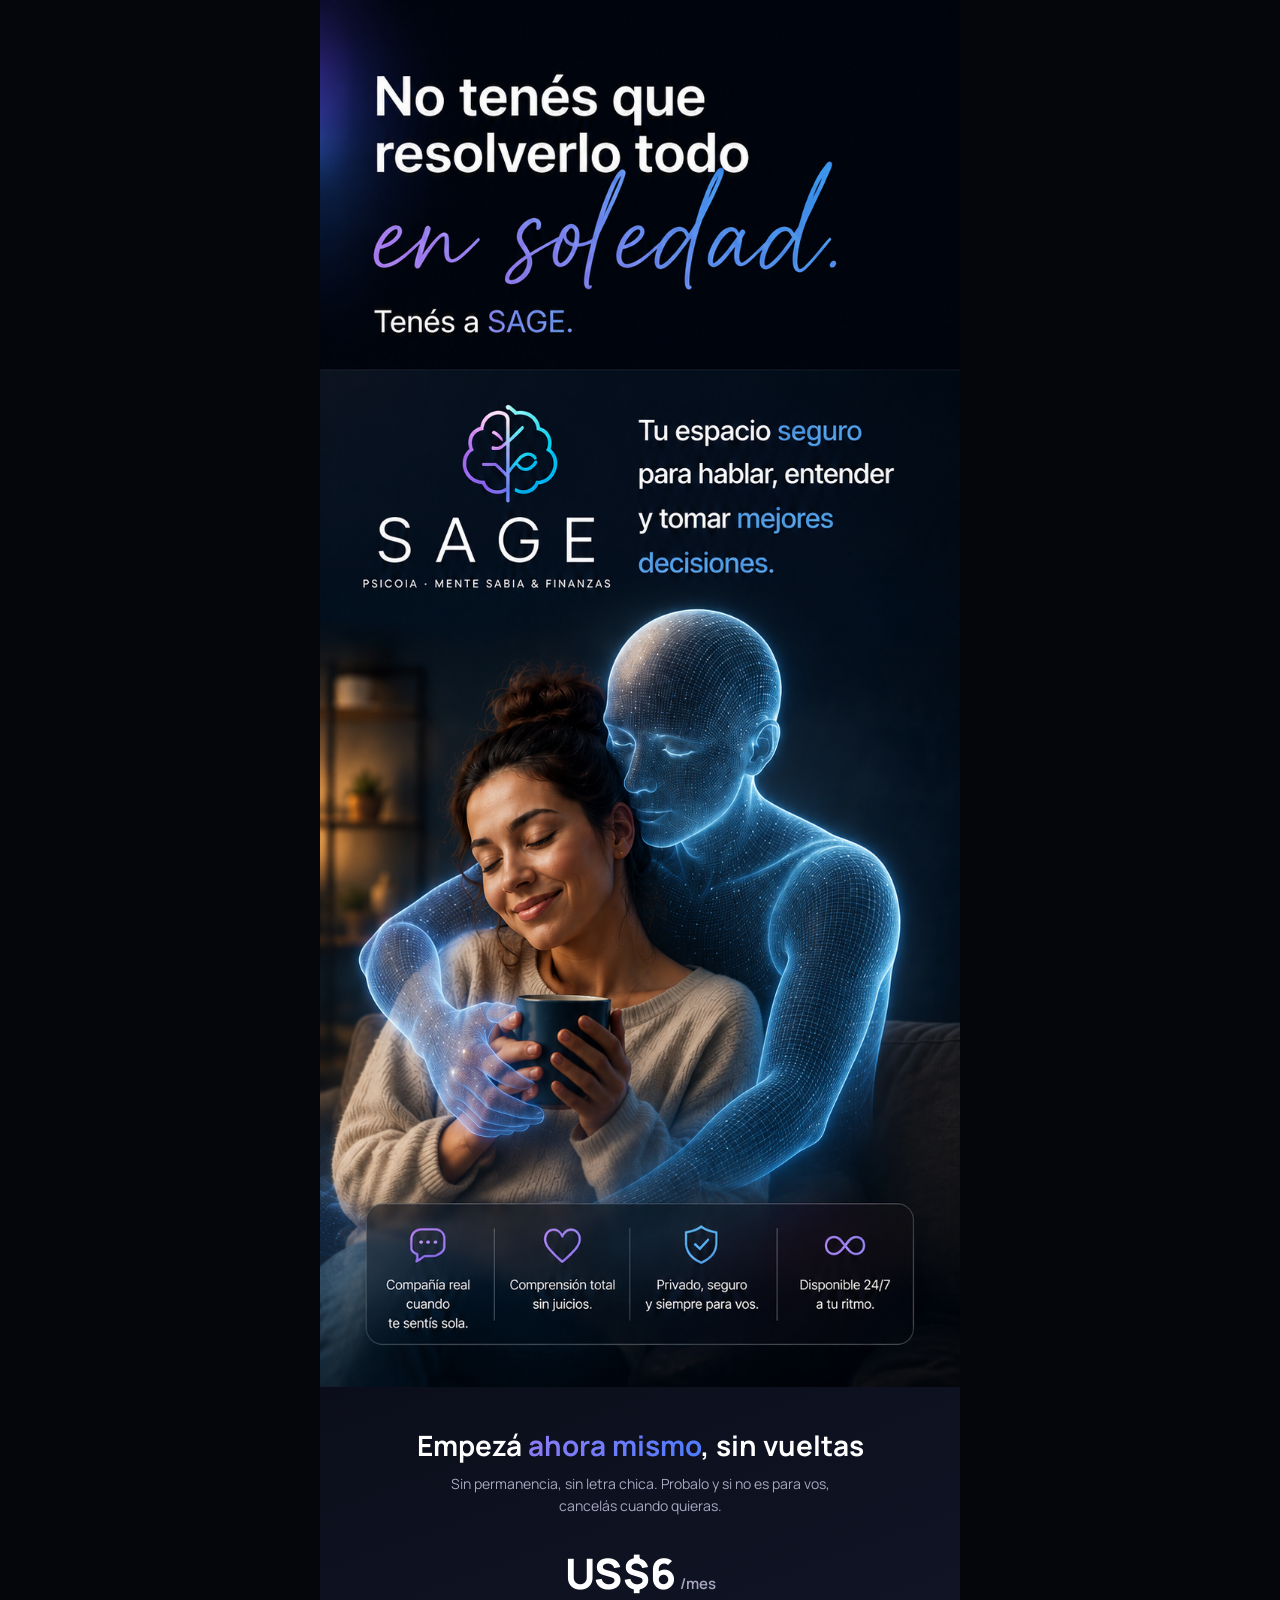
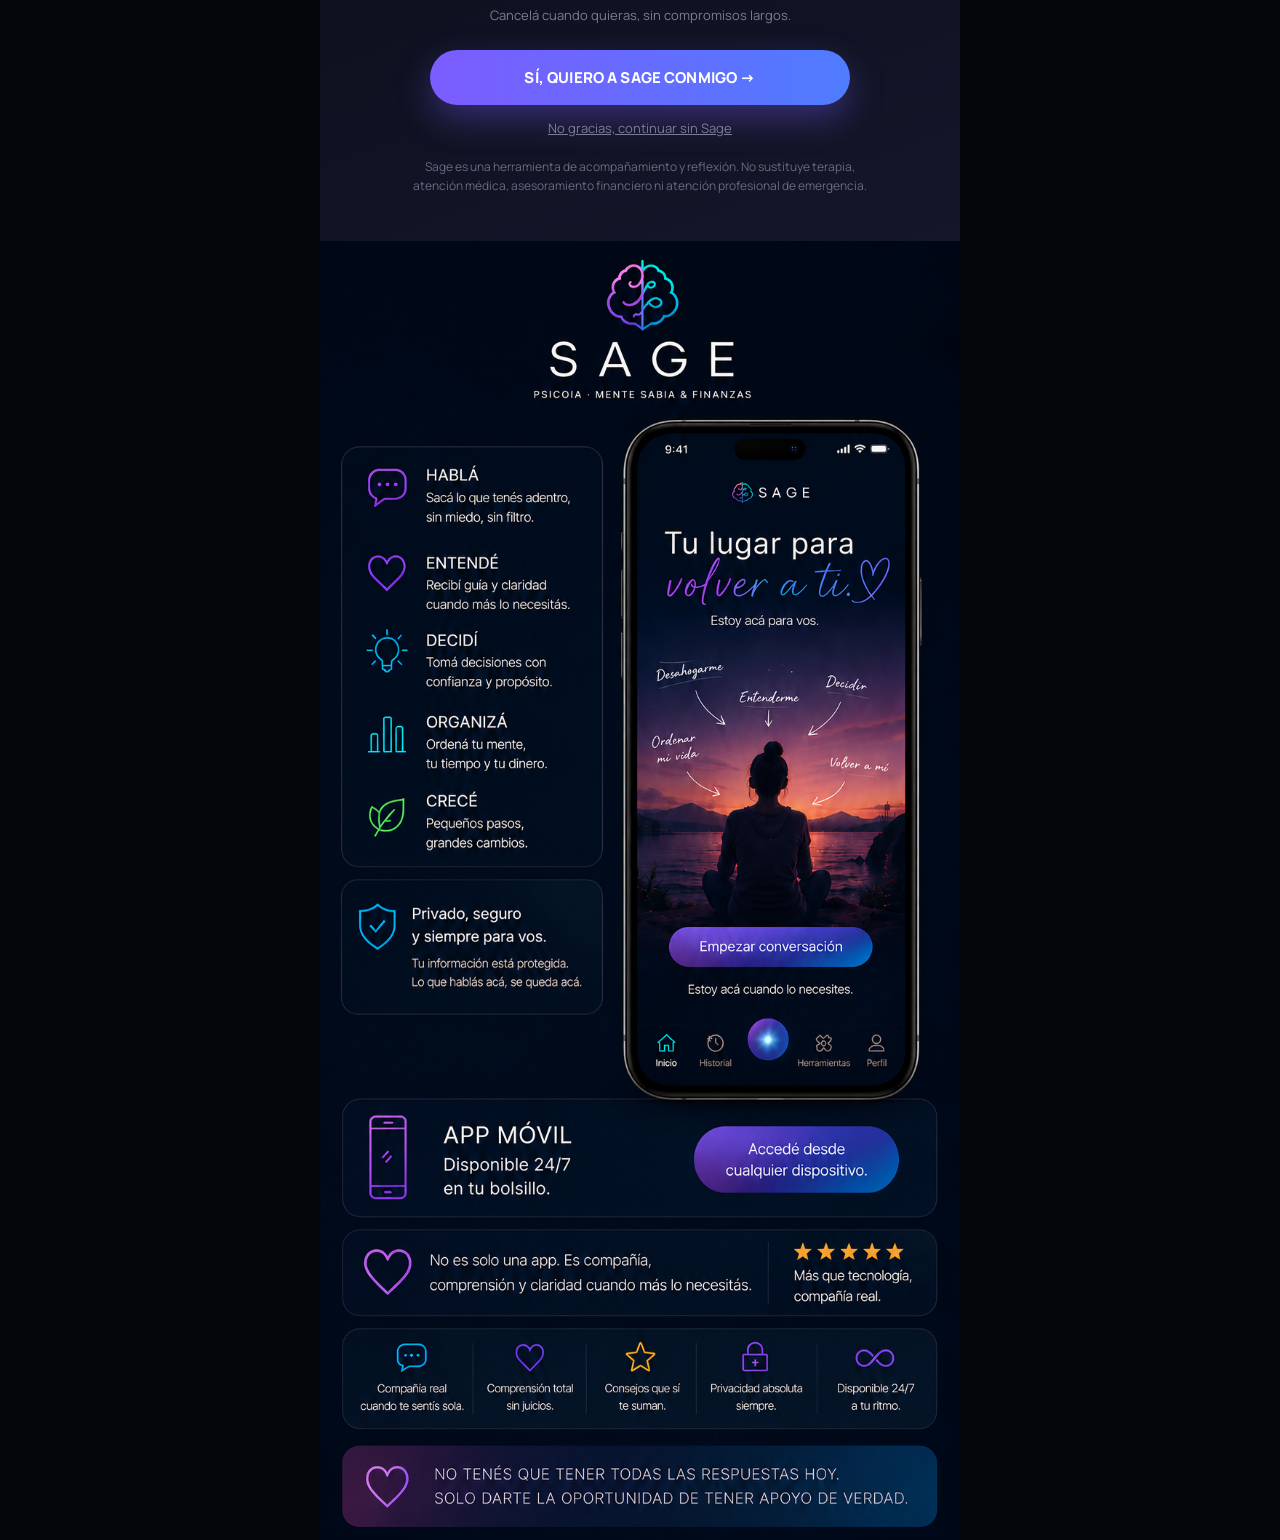
<file: margaret-upsell.html>
<!DOCTYPE html>
<html lang="es">
<head>
<meta charset="utf-8"/>
<meta content="width=device-width, initial-scale=1.0" name="viewport"/>
<title>Sage — Tu PsicoIA 24/7</title>
<link href="https://fonts.googleapis.com" rel="preconnect"/>
<link crossorigin="" href="https://fonts.gstatic.com" rel="preconnect"/>
<link href="https://fonts.googleapis.com/css2?family=Manrope:wght@400;500;600;700;800&amp;display=swap" rel="stylesheet"/>
<style>
  * { margin:0; padding:0; box-sizing:border-box; }
  body {
    font-family: "Manrope", Arial, sans-serif;
    background: #05060b;
    color: #e7e6f0;
  }
  .wrap {
    max-width: 640px;
    margin: 0 auto;
  }
  .wrap img {
    display: block;
    width: 100%;
    height: auto;
  }

  /* CTA INTERMEDIA */
  .cta-block {
    background: linear-gradient(160deg, #0b0e1a, #14172a);
    padding: 40px 26px 46px;
    text-align: center;
  }
  .cta-eyebrow {
    font-size: 11.5px;
    letter-spacing: .14em;
    text-transform: uppercase;
    color: #9d8cff;
    font-weight: 800;
    margin-bottom: 12px;
  }
  .cta-block h2 {
    font-size: clamp(22px, 5vw, 28px);
    line-height: 1.3;
    color: #ffffff;
    font-weight: 700;
    margin-bottom: 10px;
  }
  .cta-block h2 span {
    background: linear-gradient(90deg, #8b7cf6, #4f7cff);
    -webkit-background-clip: text;
    background-clip: text;
    color: transparent;
  }
  .cta-sub {
    font-size: 14px;
    line-height: 1.6;
    color: #a9a7c0;
    max-width: 420px;
    margin: 0 auto 26px;
  }
  .price-tag {
    font-size: 42px;
    font-weight: 800;
    color: #ffffff;
    margin-bottom: 4px;
  }
  .price-tag span {
    font-size: 15px;
    font-weight: 600;
    color: #a9a7c0;
    margin-left: 4px;
  }
  .price-note {
    font-size: 13px;
    color: #7d7b96;
    margin-bottom: 26px;
  }
  .btn {
    display: inline-block;
    width: 100%;
    max-width: 420px;
    background: linear-gradient(90deg, #7c5cff, #4f7cff);
    color: #fff;
    text-decoration: none;
    border: none;
    border-radius: 999px;
    padding: 17px 30px;
    font-family: "Manrope", Arial, sans-serif;
    font-weight: 800;
    font-size: 15px;
    letter-spacing: .01em;
    cursor: pointer;
    box-shadow: 0 14px 34px rgba(124,92,255,.35);
  }
  .btn-secondary {
    display: block;
    margin: 14px auto 0;
    background: none;
    border: none;
    color: #7d7b96;
    font-size: 13px;
    text-decoration: underline;
    cursor: pointer;
    font-family: "Manrope", Arial, sans-serif;
  }
  .guarantee {
    margin: 20px auto 0;
    max-width: 460px;
    font-size: 12px;
    line-height: 1.6;
    color: #6b6980;
  }
</style>
</head>
<body>
<div class="wrap">

  <img alt="No tenés que resolverlo todo en soledad. Tenés a Sage — tu espacio seguro para hablar, entender y tomar mejores decisiones." src="images/sage-landing-1.png"/>

  <div class="cta-block">
    <h2>Empezá <span>ahora mismo</span>, sin vueltas</h2>
    <p class="cta-sub">Sin permanencia, sin letra chica. Probalo y si no es para vos, cancelás cuando quieras.</p>
    <div class="price-tag">US$6<span>/mes</span></div>
    <div class="price-note">Cancelá cuando quieras, sin compromisos largos.</div>
    <a class="btn" href="margaret-app.html" id="sage-cta">SÍ, QUIERO A SAGE CONMIGO →</a>
    <button class="btn-secondary" type="button">No gracias, continuar sin Sage</button>
    <p class="guarantee">Sage es una herramienta de acompañamiento y reflexión. No sustituye terapia, atención médica, asesoramiento financiero ni atención profesional de emergencia.</p>
  </div>

  <img alt="Beneficios de Sage: hablá, entendé, decidí, organizá y crecé — con vista previa de la app." src="images/sage-landing-3.png"/>

</div>
</body>
</html>
</file>
